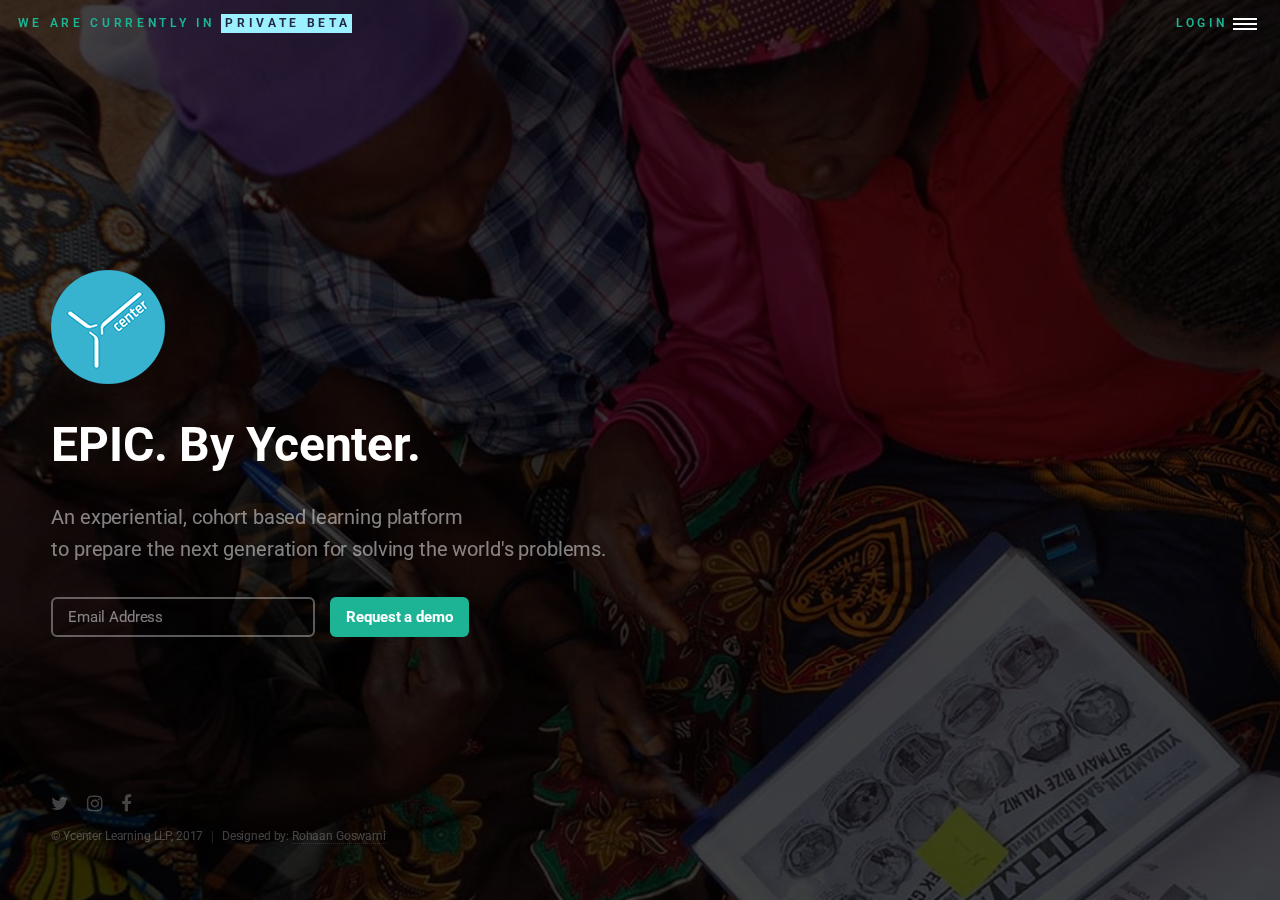
<file: index.html>
<!DOCTYPE HTML>
<html>
	<head>
		<title>EPIC by Ycenter</title>
		<meta charset="utf-8" />
		<meta name="viewport" content="width=device-width, initial-scale=1, user-scalable=no" />
		<!--[if lte IE 8]><script src="assets/js/ie/html5shiv.js"></script><![endif]-->
		<link rel="stylesheet" href="assets/css/main.css" />
		<!--[if lte IE 8]><link rel="stylesheet" href="assets/css/ie8.css" /><![endif]-->
		<!--[if lte IE 9]><link rel="stylesheet" href="assets/css/ie9.css" /><![endif]-->
		<link rel="shortcut icon" href="images/icons/favicon.png">
        <link rel="apple-touch-icon-precomposed" sizes="144x144" href="images/icons/apple-touch-icon-144-precomposed.png">
        <link rel="apple-touch-icon-precomposed" sizes="114x114" href="images/icons/apple-touch-icon-114-precomposed.png">
        <link rel="apple-touch-icon-precomposed" sizes="72x72" href="images/icons/apple-touch-icon-72-precomposed.png">
        <link rel="apple-touch-icon-precomposed" href="images/icons/apple-touch-icon-57-precomposed.png">
	</head>
	<body>

		<!-- Header -->
			<header id="headertop" class="alt">
						<a href="index.html" class="logo"><span>We are currently in </span><strong> Private Beta</strong></a>
						<nav>
							<a href="#menu">Login</a>
						</nav>
			</header>
			<header id="header">
				<img src="images/icons/apple-touch-icon-114-precomposed.png"><br><br>
				<h1>EPIC. By Ycenter.</h1>
				<p>An experiential, cohort based learning platform <br>
				to prepare the next generation for solving the world's problems.</p>
			</header>

		<!-- Signup Form -->
			<form id="signup-form" method="post" action="#">
				<input type="email" name="email" id="email" placeholder="Email Address" />
				<input type="submit" value="Request a demo" />
			</form>

		<!-- Footer -->
			<footer id="footer">
				<ul class="icons">
					<li><a href="#" class="icon fa-twitter"><span class="label">Twitter</span></a></li>
					<li><a href="#" class="icon fa-instagram"><span class="label">Instagram</span></a></li>
					<li><a href="#" class="icon fa-facebook"><span class="label">Facebook</span></a></li>
				</ul>
				<ul class="copyright">
					<li>&copy; Ycenter Learning LLP, 2017</li><li>Designed by: <a href="#">Rohaan Goswami</a></li>
				</ul>
			</footer>

		<!-- Scripts -->
			<!--[if lte IE 8]><script src="assets/js/ie/respond.min.js"></script><![endif]-->
			<script src="assets/js/main.js"></script>

	</body>
</html>
</file>
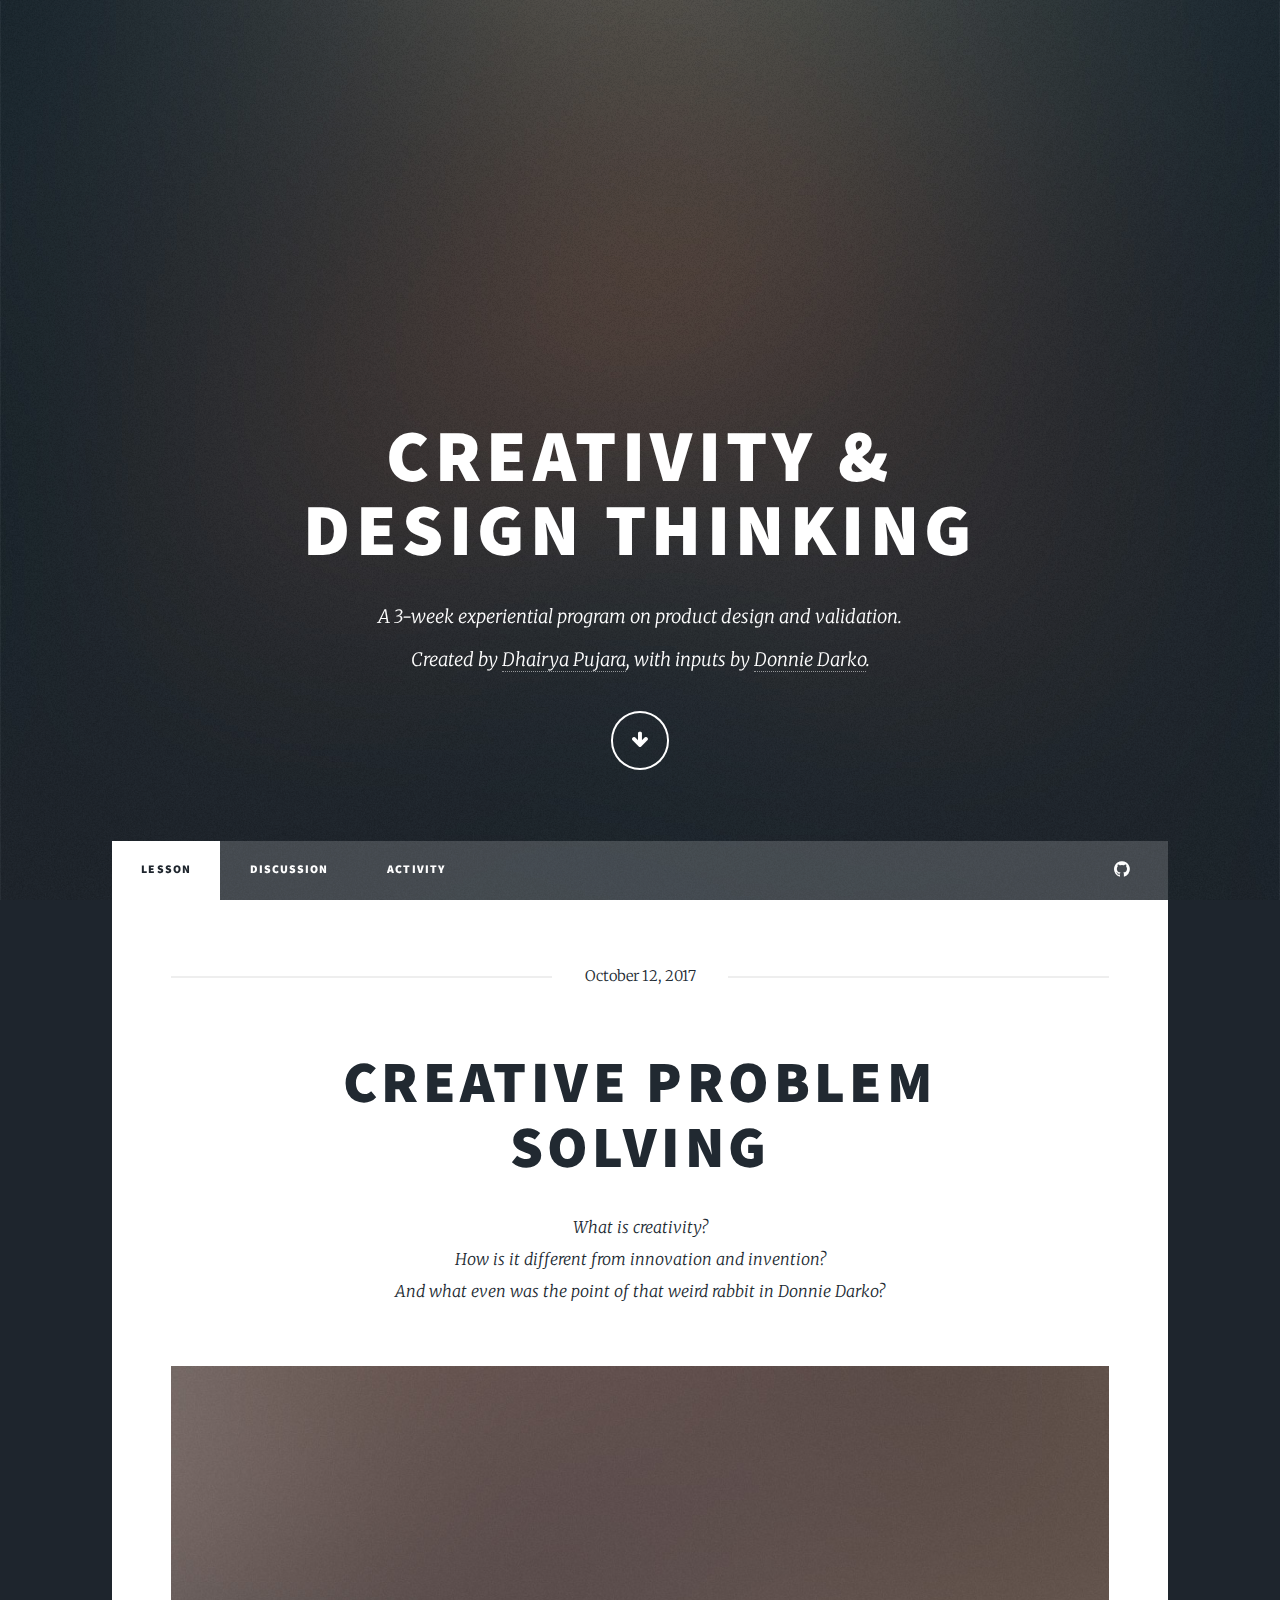
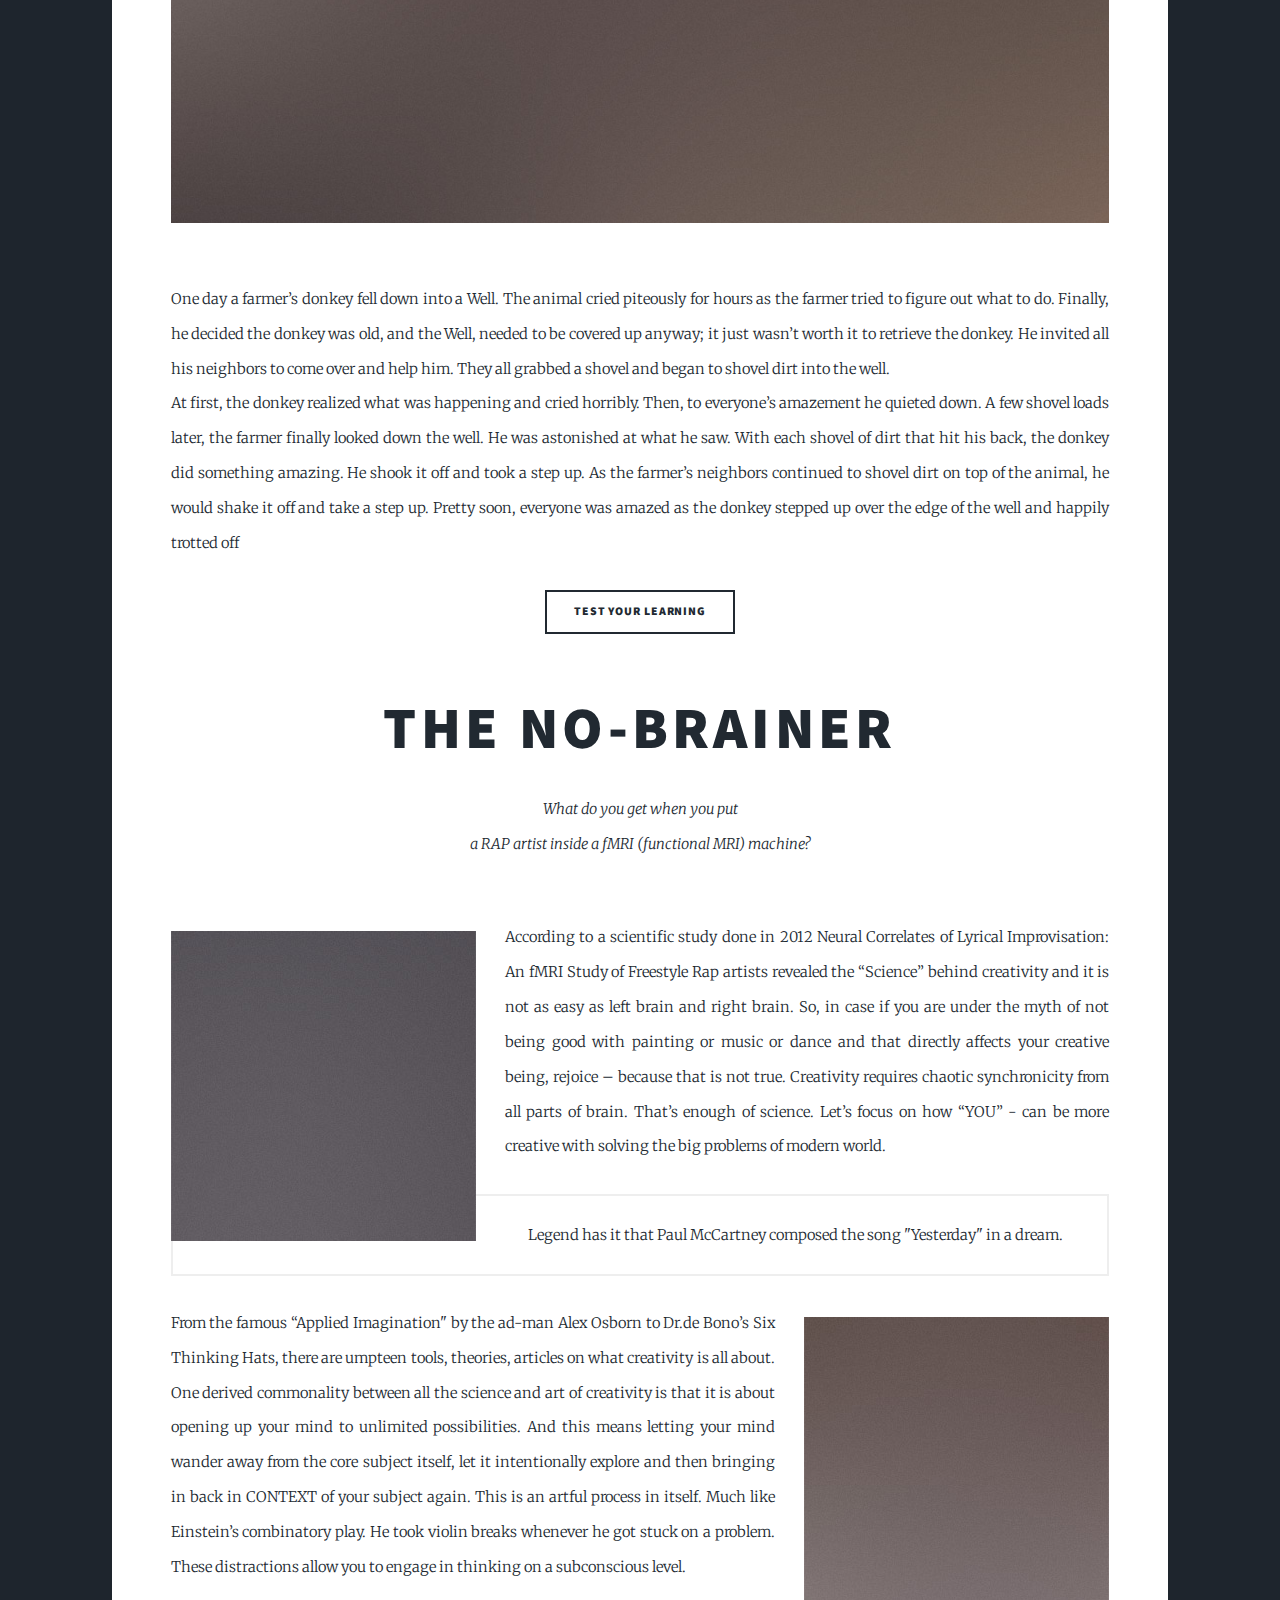
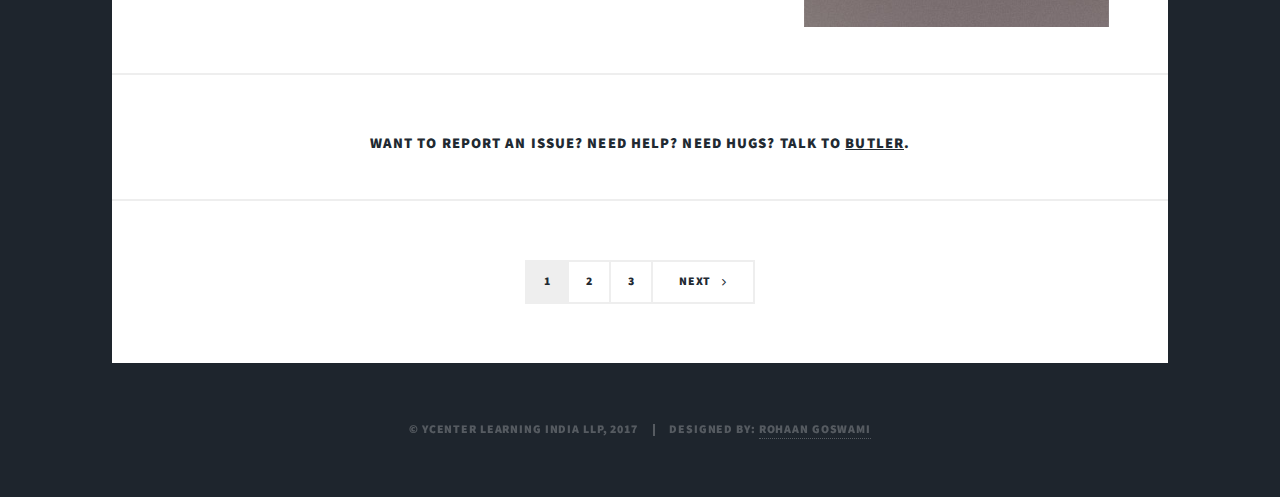
<file: course/index.html>
<!DOCTYPE HTML>
<html>
	<head>
		<title>EPIC by Ycenter | Creativity & Design Thinking</title>
		<meta charset="utf-8" />
		<meta name="viewport" content="width=device-width, initial-scale=1, user-scalable=no" />
		<link rel="stylesheet" href="assets/css/main.css" />
		<noscript><link rel="stylesheet" href="assets/css/noscript.css" /></noscript>
		<link rel="shortcut icon" href="images/icons/favicon.png">
        <link rel="apple-touch-icon-precomposed" sizes="144x144" href="images/icons/apple-touch-icon-144-precomposed.png">
        <link rel="apple-touch-icon-precomposed" sizes="114x114" href="images/icons/apple-touch-icon-114-precomposed.png">
        <link rel="apple-touch-icon-precomposed" sizes="72x72" href="images/icons/apple-touch-icon-72-precomposed.png">
        <link rel="apple-touch-icon-precomposed" href="images/icons/apple-touch-icon-57-precomposed.png">
	</head>
	<body class="is-loading">

		<!-- Wrapper -->
			<div id="wrapper" class="fade-in">

				<!-- Intro -->
					<div id="intro">
						<h1>Creativity &<br />
						Design Thinking</h1>
						<p>A 3-week experiential program on product design and validation. <br />Created by <a href="#">Dhairya Pujara</a>,
						with inputs by <a href="#">Donnie Darko</a>.</p>
						<ul class="actions">
							<li><a href="#header" class="button icon solo fa-arrow-down scrolly">Start</a></li>
						</ul>
					</div>

				<!-- Header -->
					<header id="header">
						<a href="index.html" class="logo">Week 1</a>
					</header>

				<!-- Nav -->
					<nav id="nav">
						<ul class="links">
							<li class="active"><a href="index.html">Lesson</a></li>
							<li><a href="#">Discussion</a></li>
							<li><a href="activity.html">Activity</a></li>
						</ul>
						<ul class="icons">
							<li><a href="#" class="icon fa-github"><span class="label">GitHub</span></a></li>
						</ul>
					</nav>

				<!-- Main -->
					<div id="main">

						<!-- Post -->
							<section class="post">
								<header class="major">
									<span class="date">October 12, 2017</span>
									<h1>Creative Problem<br />
									Solving</h1>
									<p>What is creativity?<br />
									How is it different from innovation and invention?<br />
									And what even was the point of that weird rabbit in Donnie Darko?</p>
								</header>
								<div class="image main"><img src="images/pic01.jpg" alt="" /></div>
								<p>One day a farmer’s donkey fell down into a Well. The animal cried piteously for hours as the farmer tried to figure out what to do. Finally, he decided the donkey was old, and the Well, needed to be covered up anyway; it just wasn’t worth it to retrieve the donkey. He invited all his neighbors to come over and help him. They all grabbed a shovel and began to shovel dirt into the well. <br /> 
								At first, the donkey realized what was happening and cried horribly. Then, to everyone’s amazement he quieted down. A few shovel loads later, the farmer finally looked down the well. He was astonished at what he saw. With each shovel of dirt that hit his back, the donkey did something amazing. He shook it off and took a step up. As the farmer’s neighbors continued to shovel dirt on top of the animal, he would shake it off and take a step up. Pretty soon, everyone was amazed as the donkey stepped up over the edge of the well and happily trotted off</p>
								<center><ul class="actions">
									<li><a href="#" class="button">Test Your Learning</a></li>
								</ul></center><br />
								
								<header class="major">
									<h2>The No-Brainer<br /></h2>
									<p>What do you get when you put <br />
									a RAP artist inside a fMRI (functional MRI) machine?</p>
								</header>
								<p><span class="image left"><a href="#openModal"><img src="images/pic08.jpg" alt="" /></a></span>According to a scientific study done in 2012 Neural Correlates of Lyrical Improvisation: An fMRI Study of Freestyle Rap artists revealed the “Science” behind creativity and it is not as easy as left brain and right brain. So, in case if you are under the myth of not being good with painting or music or dance and that directly affects your creative being, rejoice – because that is not true. Creativity requires chaotic synchronicity from all parts of brain. That’s enough of science. Let’s focus on how “YOU” - can be more creative with solving the big problems of modern world.</p>
								<div class="box">
								<center>
									Legend has it that Paul McCartney composed the song "Yesterday" in a dream.
								</center>
								</div>
								<p><span class="image right"><a href="#openModal"><img src="images/pic09.jpg" alt="" /></a></span>From the famous “Applied Imagination" by the ad-man Alex Osborn to Dr.de Bono’s Six Thinking Hats, there are umpteen tools, theories, articles on what creativity is all about. One derived commonality between all the science and art of creativity is that it is about opening up your mind to unlimited possibilities. And this means letting your mind wander away from the core subject itself, let it intentionally explore and then bringing in back in CONTEXT of your subject again. This is an artful process in itself.
								Much like Einstein’s combinatory play. He took violin breaks whenever he got stuck on a problem. These distractions allow you to engage in thinking on a subconscious level.</p>
								<div id="openModal" class="modalDialog">
									<div>
										<div class="videoContainer">
											<a href="#modalclose" title="Close" class="modalclose">X</a>
										    <iframe width="560" height="315" src="https://www.youtube.com/embed/4tdKl-gTpZg" frameborder="0" allowfullscreen></iframe>
										</div>
									</div>
								</div>
							</section>
							<center>
								<h4>Want to report an issue? Need help? Need hugs? Talk to <a href="#" style="text-decoration: underline;">BUTLER</a>.</h4>
							</center>

						<!-- Footer -->
							<footer>
								<div class="pagination">
									<!--<a href="#" class="previous">Prev</a>-->
									<a href="#" class="page active">1</a>
									<a href="#" class="page">2</a>
									<a href="#" class="page">3</a>
									<a href="#" class="next">Next</a>
								</div>
							</footer>

					</div>


				<!-- Copyright -->
					<div id="copyright">
						<ul><li>&copy; Ycenter Learning India LLP, 2017</li><li>Designed by: <a href="http://rohaan.me">Rohaan Goswami</a></li></ul>
					</div>

			</div>

		<!-- Scripts -->
			<script src="assets/js/jquery.min.js"></script>
			<script src="assets/js/jquery.scrollex.min.js"></script>
			<script src="assets/js/jquery.scrolly.min.js"></script>
			<script src="assets/js/skel.min.js"></script>
			<script src="assets/js/util.js"></script>
			<script src="assets/js/main.js"></script>

	</body>
</html>
</file>
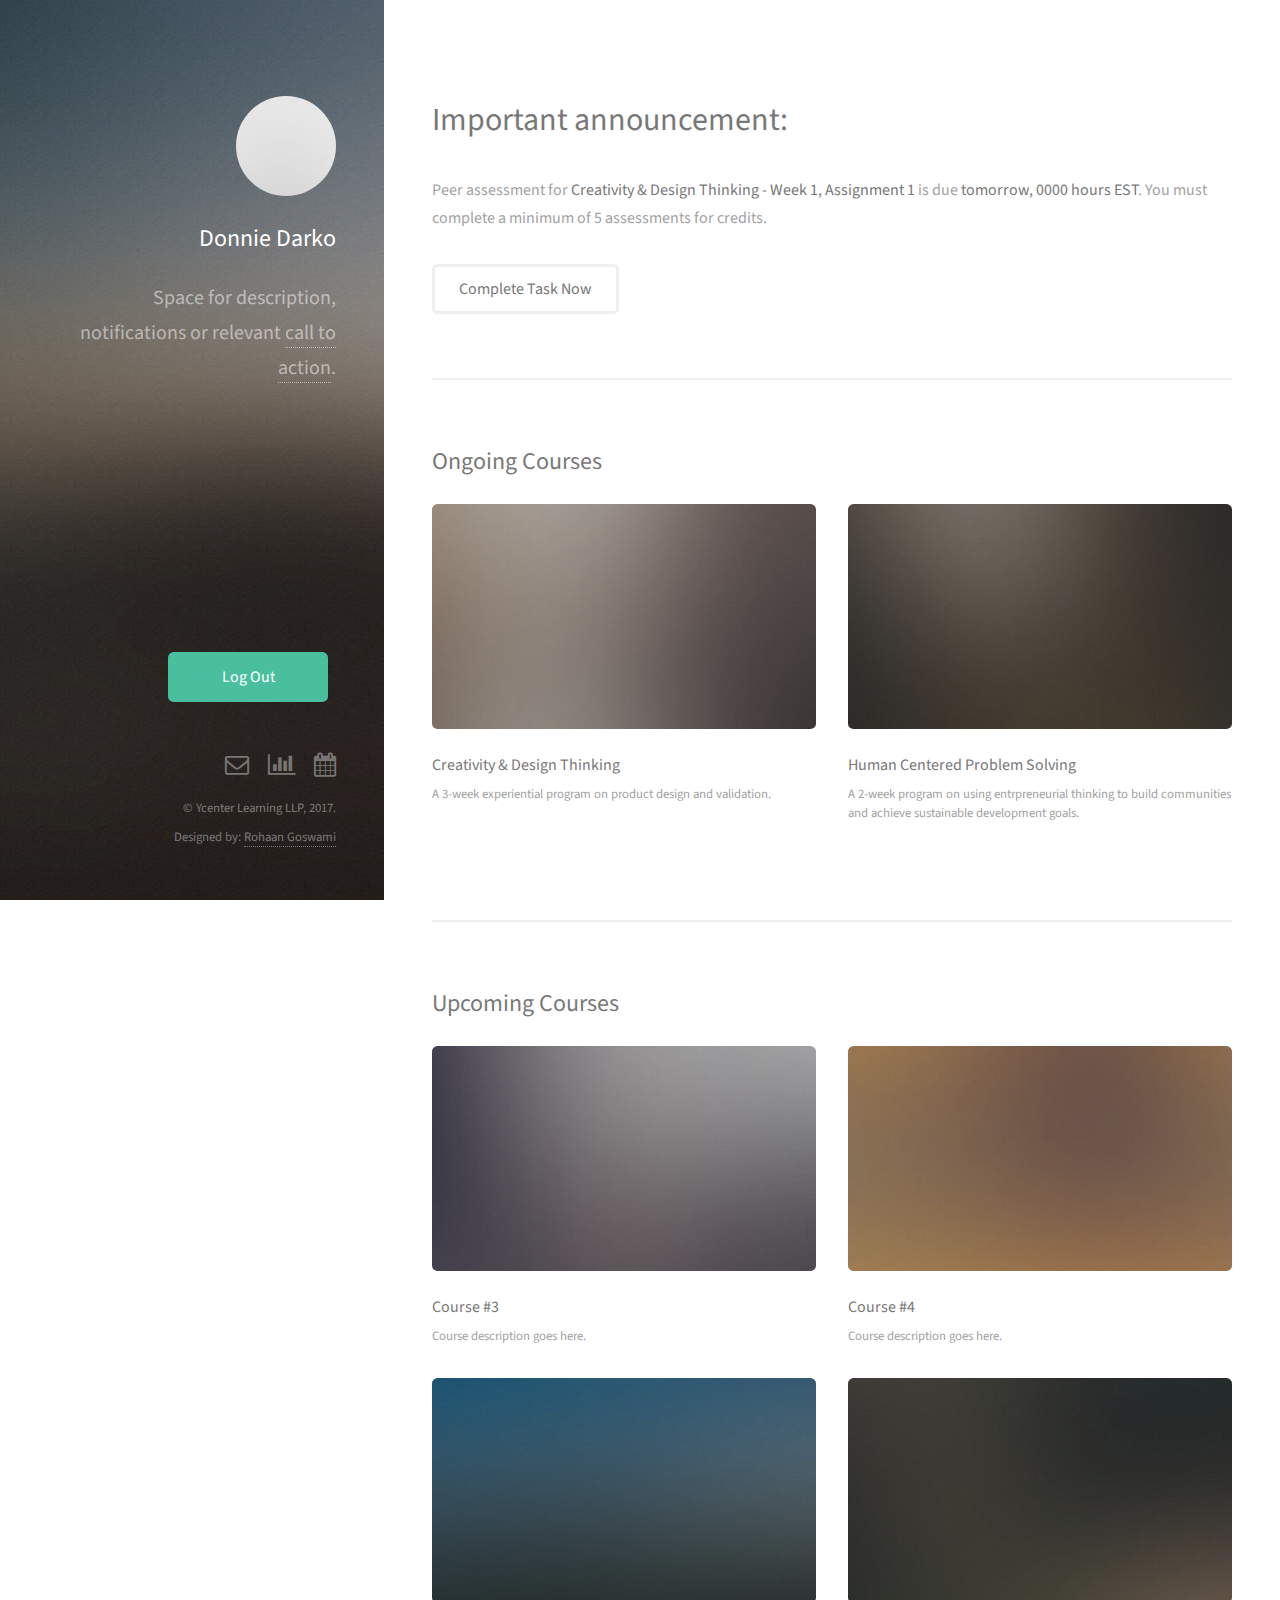
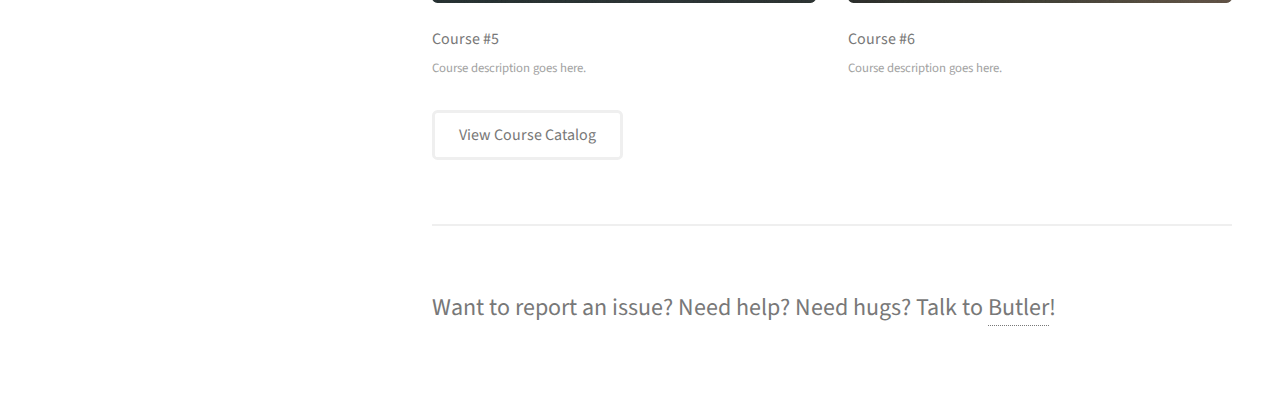
<file: dashboard/index.html>
<!DOCTYPE HTML>
<html>
	<head>
		<title>EPIC by Ycenter</title>
		<meta charset="utf-8" />
		<meta name="viewport" content="width=device-width, initial-scale=1" />
		<!--[if lte IE 8]><script src="assets/js/ie/html5shiv.js"></script><![endif]-->
		<link rel="stylesheet" href="assets/css/main.css" />
		<!--[if lte IE 8]><link rel="stylesheet" href="assets/css/ie8.css" /><![endif]-->
		<link rel="shortcut icon" href="../images/icons/favicon.png">
        <link rel="apple-touch-icon-precomposed" sizes="144x144" href="../images/icons/apple-touch-icon-144-precomposed.png">
        <link rel="apple-touch-icon-precomposed" sizes="114x114" href="../images/icons/apple-touch-icon-114-precomposed.png">
        <link rel="apple-touch-icon-precomposed" sizes="72x72" href="../images/icons/apple-touch-icon-72-precomposed.png">
        <link rel="apple-touch-icon-precomposed" href="../images/icons/apple-touch-icon-57-precomposed.png">
	</head>
	<body id="top">

		<!-- Header -->
			<header id="header">
				<div class="inner">
					<a href="#" class="image avatar"><img src="images/avatar.jpg" alt="" /></a>
					<h2><strong>Donnie Darko</strong><br /></h2>
					<h1>Space for description, notifications<br />
					or relevant <a href="#">call to action</a>.</h1>
				</div>
				<ul class="actions small">
					<li><a href="#" class="button special">Log Out</a></li>
				</ul>
			</header>

		<!-- Main -->
			<div id="main">

				<!-- One -->
					<section id="one">
						<header class="major">
							<h2>Important announcement:</h2>
						</header>
						<p>Peer assessment for <strong>Creativity & Design Thinking - Week 1, Assignment 1</strong> is due <strong>tomorrow, 0000 hours EST</strong>. You must complete a minimum of 5 assessments for credits.</p>
						<ul class="actions">
							<li><a href="#" class="button">Complete Task Now</a></li>
						</ul>
					</section>

				<!-- Two -->
					<section id="two">
						<h2>Ongoing Courses</h2>
						<div class="row">
							<article class="6u 12u$(xsmall) work-item">
								<a href="images/fulls/01.jpg" class="image fit thumb"><img src="images/thumbs/01.jpg" alt="" /></a>
								<h3>Creativity & Design Thinking</h3>
								<p>A 3-week experiential program on product design and validation.</p>
							</article>
							<article class="6u$ 12u$(xsmall) work-item">
								<a href="images/fulls/02.jpg" class="image fit thumb"><img src="images/thumbs/02.jpg" alt="" /></a>
								<h3>Human Centered Problem Solving</h3>
								<p>A 2-week program on using entrpreneurial thinking to build communities and achieve sustainable development goals.</p>
							</article>
							</div>
					</section>
					<section id="two">
						<h2>Upcoming Courses</h2>
						<div class="row">
							<article class="6u 12u$(xsmall) work-item">
								<a href="images/fulls/03.jpg" class="image fit thumb"><img src="images/thumbs/03.jpg" alt="" /></a>
								<h3>Course #3</h3>
								<p>Course description goes here.</p>
							</article>
							<article class="6u$ 12u$(xsmall) work-item">
								<a href="images/fulls/04.jpg" class="image fit thumb"><img src="images/thumbs/04.jpg" alt="" /></a>
								<h3>Course #4</h3>
								<p>Course description goes here.</p>
							</article>
							<article class="6u 12u$(xsmall) work-item">
								<a href="images/fulls/05.jpg" class="image fit thumb"><img src="images/thumbs/05.jpg" alt="" /></a>
								<h3>Course #5</h3>
								<p>Course description goes here.</p>
							</article>
							<article class="6u$ 12u$(xsmall) work-item">
								<a href="images/fulls/06.jpg" class="image fit thumb"><img src="images/thumbs/06.jpg" alt="" /></a>
								<h3>Course #6</h3>
								<p>Course description goes here.</p>
							</article>
						</div>
						<ul class="actions">
							<li><a href="#" class="button">View Course Catalog</a></li>
						</ul>
					</section>

				<!-- Three -->
					<section id="three">
						<h2>Want to report an issue? Need help? Need hugs? Talk to <a href="#">Butler</a>!</h2>
						
					</section>
				

			</div>

		<!-- Footer -->
			<footer id="footer">
				<div class="inner">
					<ul class="icons">
						<li><a href="#" class="icon fa-envelope-o"><span class="label">Messages</span></a></li>
						<li><a href="#" class="icon fa-bar-chart"><span class="label">Statistics</span></a></li>
						<li><a href="#" class="icon fa-calendar"><span class="label">Calendar</span></a></li>
					</ul>
					<ul class="copyright">
						<li>&copy; Ycenter Learning LLP, 2017.</li><li>Designed by: <a href="#">Rohaan Goswami</a></li>
					</ul>
				</div>
			</footer>

		<!-- Scripts -->
			<script src="assets/js/jquery.min.js"></script>
			<script src="assets/js/jquery.poptrox.min.js"></script>
			<script src="assets/js/skel.min.js"></script>
			<script src="assets/js/util.js"></script>
			<!--[if lte IE 8]><script src="assets/js/ie/respond.min.js"></script><![endif]-->
			<script src="assets/js/main.js"></script>

	</body>
</html>
</file>
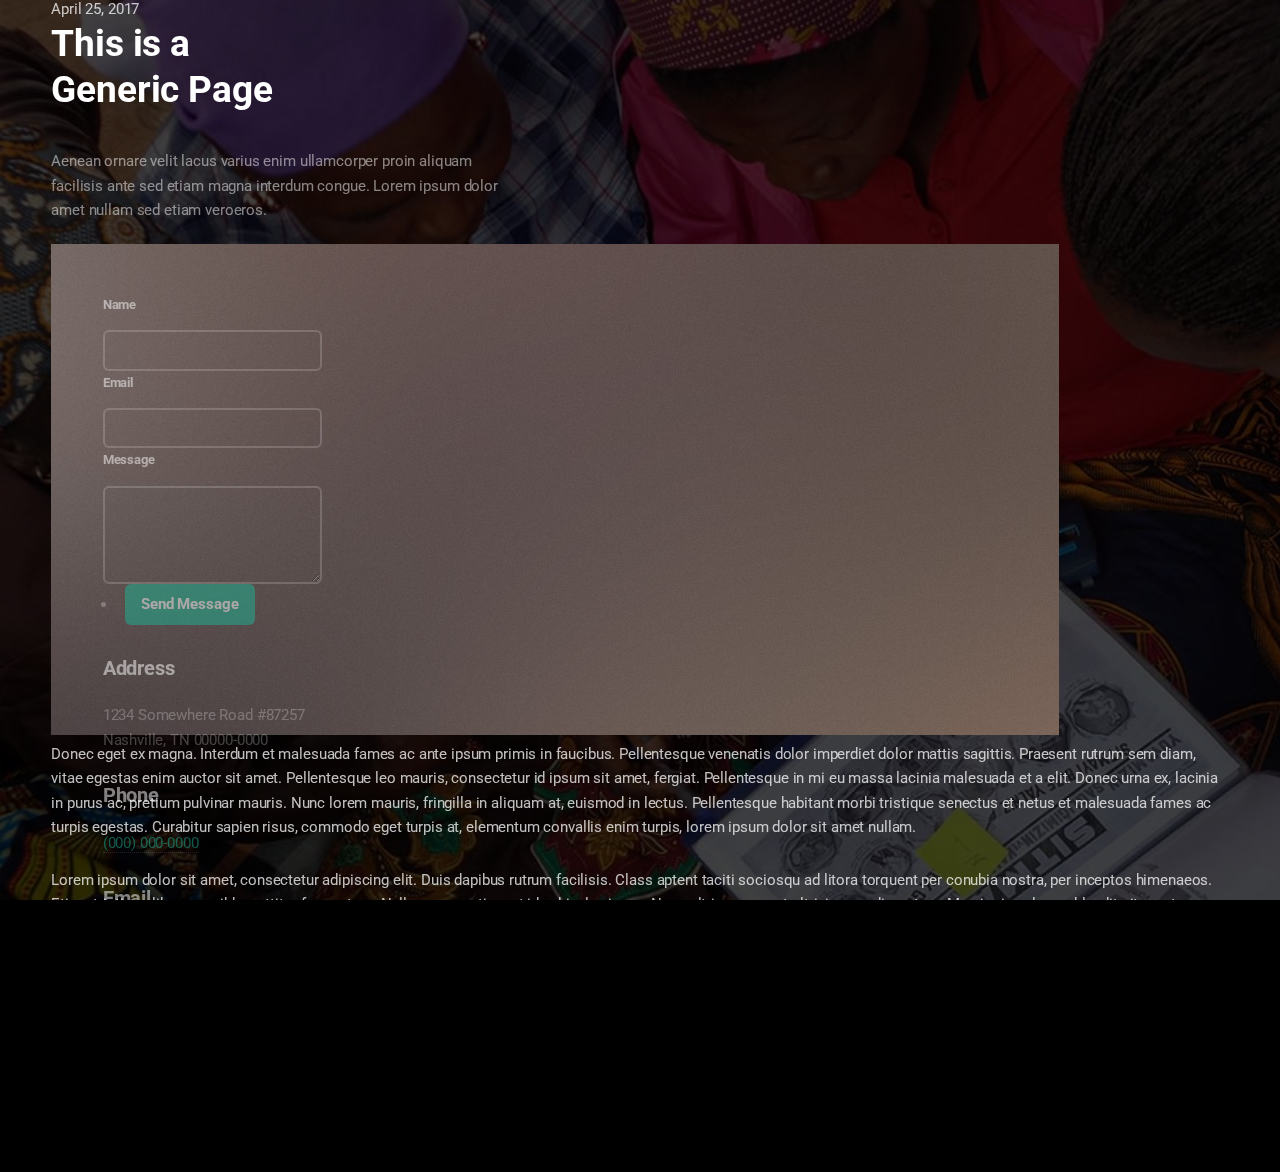
<file: discussion.html>
<!DOCTYPE HTML>
<!--
	Massively by HTML5 UP
	html5up.net | @ajlkn
	Free for personal and commercial use under the CCA 3.0 license (html5up.net/license)
-->
<html>
	<head>
		<title>Generic Page - Massively by HTML5 UP</title>
		<meta charset="utf-8" />
		<meta name="viewport" content="width=device-width, initial-scale=1, user-scalable=no" />
		<link rel="stylesheet" href="assets/css/main.css" />
		<noscript><link rel="stylesheet" href="assets/css/noscript.css" /></noscript>
	</head>
	<body class="is-loading">

		<!-- Wrapper -->
			<div id="wrapper">

				<!-- Header -->
					<header id="header">
						<a href="index.html" class="logo">Massively</a>
					</header>

				<!-- Nav -->
					<nav id="nav">
						<ul class="links">
							<li><a href="index.html">This is Massively</a></li>
							<li class="active"><a href="generic.html">Generic Page</a></li>
							<li><a href="elements.html">Elements Reference</a></li>
						</ul>
						<ul class="icons">
							<li><a href="#" class="icon fa-twitter"><span class="label">Twitter</span></a></li>
							<li><a href="#" class="icon fa-facebook"><span class="label">Facebook</span></a></li>
							<li><a href="#" class="icon fa-instagram"><span class="label">Instagram</span></a></li>
							<li><a href="#" class="icon fa-github"><span class="label">GitHub</span></a></li>
						</ul>
					</nav>

				<!-- Main -->
					<div id="main">

						<!-- Post -->
							<section class="post">
								<header class="major">
									<span class="date">April 25, 2017</span>
									<h1>This is a<br />
									Generic Page</h1>
									<p>Aenean ornare velit lacus varius enim ullamcorper proin aliquam<br />
									facilisis ante sed etiam magna interdum congue. Lorem ipsum dolor<br />
									amet nullam sed etiam veroeros.</p>
								</header>
								<div class="image main"><img src="images/pic01.jpg" alt="" /></div>
								<p>Donec eget ex magna. Interdum et malesuada fames ac ante ipsum primis in faucibus. Pellentesque venenatis dolor imperdiet dolor mattis sagittis. Praesent rutrum sem diam, vitae egestas enim auctor sit amet. Pellentesque leo mauris, consectetur id ipsum sit amet, fergiat. Pellentesque in mi eu massa lacinia malesuada et a elit. Donec urna ex, lacinia in purus ac, pretium pulvinar mauris. Nunc lorem mauris, fringilla in aliquam at, euismod in lectus. Pellentesque habitant morbi tristique senectus et netus et malesuada fames ac turpis egestas. Curabitur sapien risus, commodo eget turpis at, elementum convallis enim turpis, lorem ipsum dolor sit amet nullam.</p>
								<p>Lorem ipsum dolor sit amet, consectetur adipiscing elit. Duis dapibus rutrum facilisis. Class aptent taciti sociosqu ad litora torquent per conubia nostra, per inceptos himenaeos. Etiam tristique libero eu nibh porttitor fermentum. Nullam venenatis erat id vehicula viverra. Nunc ultrices eros ut ultricies condimentum. Mauris risus lacus, blandit sit amet venenatis non, bibendum vitae dolor. Nunc lorem mauris, fringilla in aliquam at, euismod in lectus. Pellentesque habitant morbi tristique senectus et netus et malesuada fames ac turpis egestas. In non lorem sit amet elit placerat maximus. Pellentesque aliquam maximus risus. Donec eget ex magna. Interdum et malesuada fames ac ante ipsum primis in faucibus. Pellentesque venenatis dolor imperdiet dolor mattis sagittis. Praesent rutrum sem diam, vitae egestas enim auctor sit amet. Pellentesque leo mauris, consectetur id ipsum.</p>
							</section>

					</div>

				<!-- Footer -->
					<footer id="footer">
						<section>
							<form method="post" action="#">
								<div class="field">
									<label for="name">Name</label>
									<input type="text" name="name" id="name" />
								</div>
								<div class="field">
									<label for="email">Email</label>
									<input type="text" name="email" id="email" />
								</div>
								<div class="field">
									<label for="message">Message</label>
									<textarea name="message" id="message" rows="3"></textarea>
								</div>
								<ul class="actions">
									<li><input type="submit" value="Send Message" /></li>
								</ul>
							</form>
						</section>
						<section class="split contact">
							<section class="alt">
								<h3>Address</h3>
								<p>1234 Somewhere Road #87257<br />
								Nashville, TN 00000-0000</p>
							</section>
							<section>
								<h3>Phone</h3>
								<p><a href="#">(000) 000-0000</a></p>
							</section>
							<section>
								<h3>Email</h3>
								<p><a href="#">info@untitled.tld</a></p>
							</section>
							<section>
								<h3>Social</h3>
								<ul class="icons alt">
									<li><a href="#" class="icon alt fa-twitter"><span class="label">Twitter</span></a></li>
									<li><a href="#" class="icon alt fa-facebook"><span class="label">Facebook</span></a></li>
									<li><a href="#" class="icon alt fa-instagram"><span class="label">Instagram</span></a></li>
									<li><a href="#" class="icon alt fa-github"><span class="label">GitHub</span></a></li>
								</ul>
							</section>
						</section>
					</footer>

				<!-- Copyright -->
					<div id="copyright">
						<ul><li>&copy; Untitled</li><li>Design: <a href="https://html5up.net">HTML5 UP</a></li></ul>
					</div>

			</div>

		<!-- Scripts -->
			<script src="assets/js/jquery.min.js"></script>
			<script src="assets/js/jquery.scrollex.min.js"></script>
			<script src="assets/js/jquery.scrolly.min.js"></script>
			<script src="assets/js/skel.min.js"></script>
			<script src="assets/js/util.js"></script>
			<script src="assets/js/main.js"></script>

	</body>
</html>
</file>
<file: assets/css/ie8.css>
/*
	Eventually by HTML5 UP
	html5up.net | @ajlkn
	Free for personal and commercial use under the CCA 3.0 license (html5up.net/license)
*/

/* BG */

	#bg {
		-ms-filter: "progid:DXImageTransform.Microsoft.Alpha(Opacity=25)";
	}

/* Type */

	body, input, select, textarea {
		color: #fff;
	}

/* Form */

	input[type="text"],
	input[type="password"],
	input[type="email"],
	select,
	textarea {
		border: solid 2px #fff;
	}
</file>
<file: assets/css/ie9.css>
/*
	Eventually by HTML5 UP
	html5up.net | @ajlkn
	Free for personal and commercial use under the CCA 3.0 license (html5up.net/license)
*/

/* Signup Form */

	#signup-form > * {
		display: inline-block;
		vertical-align: top;
	}
</file>
<file: assets/css/main.css>
@import url(font-awesome.min.css);
@import url("https://fonts.googleapis.com/css?family=Roboto:400,700");


/* Reset */

	html, body, div, span, applet, object, iframe, h1, h2, h3, h4, h5, h6, p, blockquote, pre, a, abbr, acronym, address, big, cite, code, del, dfn, em, img, ins, kbd, q, s, samp, small, strike, strong, sub, sup, tt, var, b, u, i, center, dl, dt, dd, ol, ul, li, fieldset, form, label, legend, table, caption, tbody, tfoot, thead, tr, th, td, article, aside, canvas, details, embed, figure, figcaption, footer, header, hgroup, menu, nav, output, ruby, section, summary, time, mark, audio, video {
		margin: 0;
		padding: 0;
		border: 0;
		font-size: 100%;
		font: inherit;
		vertical-align: baseline;
	}

	article, aside, details, figcaption, figure, footer, header, hgroup, menu, nav, section {
		display: block;
	}

	body {
		line-height: 1;
	}

	ol, ul {
		list-style: none;
	}

	blockquote, q {
		quotes: none;
	}

	blockquote:before, blockquote:after, q:before, q:after {
		content: '';
		content: none;
	}

	table {
		border-collapse: collapse;
		border-spacing: 0;
	}

	body {
		-webkit-text-size-adjust: none;
	}

/* Box Model */

	*, *:before, *:after {
		-moz-box-sizing: border-box;
		-webkit-box-sizing: border-box;
		box-sizing: border-box;
	}

/* Basic */

	@-ms-viewport {
		width: device-width;
	}

	body {
		-ms-overflow-style: scrollbar;
	}

	@media screen and (max-width: 480px) {

		html, body {
			min-width: 320px;
		}

	}

	html, body {
		height: 100%;
		overflow-x: hidden;
		width: 100%;
	}

		@media screen and (max-height: 640px) {

			html, body {
				height: auto;
				min-height: 100%;
			}

		}

	body {
		display: -moz-flex;
		display: -webkit-flex;
		display: -ms-flex;
		display: flex;
		-moz-flex-direction: column;
		-webkit-flex-direction: column;
		-ms-flex-direction: column;
		flex-direction: column;
		-moz-justify-content: center;
		-webkit-justify-content: center;
		-ms-justify-content: center;
		justify-content: center;
		background-color: #000;
		padding: 6em 4em 4em 4em;
	}

		body > * {
			position: relative;
			z-index: 2;
		}

		body.is-loading *, body.is-loading *:before, body.is-loading *:after {
			-moz-animation: none !important;
			-webkit-animation: none !important;
			-ms-animation: none !important;
			animation: none !important;
			-moz-transition: none !important;
			-webkit-transition: none !important;
			-ms-transition: none !important;
			transition: none !important;
		}

		@media screen and (max-width: 1680px) {

			body {
				padding: 6em 3.5em 3.5em 3.5em;
			}

		}

		@media screen and (max-width: 736px) {

			body {
				padding: 5em 2em 2em 2em;
			}

		}

		@media screen and (max-width: 360px) {

			body {
				padding: 5em 1.25em 1.25em 1.25em;
			}

		}

/* BG */

	#bg {
		-moz-transition: opacity 2s ease-in-out;
		-webkit-transition: opacity 2s ease-in-out;
		-ms-transition: opacity 2s ease-in-out;
		transition: opacity 2s ease-in-out;
		height: 100%;
		left: 0;
		opacity: 0.25;
		position: fixed;
		top: 0;
		width: 100%;
		z-index: 1;
	}

		#bg div {
			-moz-transition: opacity 3s ease, visibility 3s;
			-webkit-transition: opacity 3s ease, visibility 3s;
			-ms-transition: opacity 3s ease, visibility 3s;
			transition: opacity 3s ease, visibility 3s;
			background-size: cover;
			height: 100%;
			left: 0;
			opacity: 0;
			position: absolute;
			top: 0;
			visibility: hidden;
			width: 150%;
		}

			#bg div.visible {
				-moz-animation: bg 45s linear infinite;
				-webkit-animation: bg 45s linear infinite;
				-ms-animation: bg 45s linear infinite;
				animation: bg 45s linear infinite;
				opacity: 1;
				visibility: visible;
				z-index: 1;
			}

				#bg div.visible.top {
					z-index: 2;
				}

				@media screen and (max-width: 1280px) {

					#bg div.visible {
						-moz-animation: bg 29.25s linear infinite;
						-webkit-animation: bg 29.25s linear infinite;
						-ms-animation: bg 29.25s linear infinite;
						animation: bg 29.25s linear infinite;
					}

				}

				@media screen and (max-width: 736px) {

					#bg div.visible {
						-moz-animation: bg 18s linear infinite;
						-webkit-animation: bg 18s linear infinite;
						-ms-animation: bg 18s linear infinite;
						animation: bg 18s linear infinite;
					}

				}

			#bg div:only-child {
				-moz-animation-direction: alternate !important;
				-webkit-animation-direction: alternate !important;
				-ms-animation-direction: alternate !important;
				animation-direction: alternate !important;
			}

		body.is-loading #bg {
			opacity: 0;
		}

	@-moz-keyframes bg {
		0% {
			-moz-transform: translateX(0);
			-webkit-transform: translateX(0);
			-ms-transform: translateX(0);
			transform: translateX(0);
		}

		100% {
			-moz-transform: translateX(-25%);
			-webkit-transform: translateX(-25%);
			-ms-transform: translateX(-25%);
			transform: translateX(-25%);
		}
	}

	@-webkit-keyframes bg {
		0% {
			-moz-transform: translateX(0);
			-webkit-transform: translateX(0);
			-ms-transform: translateX(0);
			transform: translateX(0);
		}

		100% {
			-moz-transform: translateX(-25%);
			-webkit-transform: translateX(-25%);
			-ms-transform: translateX(-25%);
			transform: translateX(-25%);
		}
	}

	@-ms-keyframes bg {
		0% {
			-moz-transform: translateX(0);
			-webkit-transform: translateX(0);
			-ms-transform: translateX(0);
			transform: translateX(0);
		}

		100% {
			-moz-transform: translateX(-25%);
			-webkit-transform: translateX(-25%);
			-ms-transform: translateX(-25%);
			transform: translateX(-25%);
		}
	}

	@keyframes bg {
		0% {
			-moz-transform: translateX(0);
			-webkit-transform: translateX(0);
			-ms-transform: translateX(0);
			transform: translateX(0);
		}

		100% {
			-moz-transform: translateX(-25%);
			-webkit-transform: translateX(-25%);
			-ms-transform: translateX(-25%);
			transform: translateX(-25%);
		}
	}

/* Type */

	body, input, select, textarea {
		color: rgba(255, 255, 255, 0.75);
		font-family: "Roboto", sans-serif;
		font-size: 16pt;
		font-weight: 400;
		letter-spacing: -0.01em;
		line-height: 1.65em;
	}

		@media screen and (max-width: 1680px) {

			body, input, select, textarea {
				font-size: 12pt;
			}

		}

		@media screen and (max-width: 1280px) {

			body, input, select, textarea {
				font-size: 11pt;
			}

		}

		@media screen and (max-width: 980px) {

			body, input, select, textarea {
				font-size: 12pt;
			}

		}

		@media screen and (max-width: 736px) {

			body, input, select, textarea {
				font-size: 12pt;
			}

		}

		@media screen and (max-width: 480px) {

			body, input, select, textarea {
				font-size: 12pt;
			}

		}

	a {
		-moz-transition: border-bottom-color 0.2s ease, color 0.2s ease;
		-webkit-transition: border-bottom-color 0.2s ease, color 0.2s ease;
		-ms-transition: border-bottom-color 0.2s ease, color 0.2s ease;
		transition: border-bottom-color 0.2s ease, color 0.2s ease;
		border-bottom: dotted 1px rgba(255, 255, 255, 0.25);
		color: #1cb495;
		text-decoration: none;
	}

		a:hover {
			border-bottom-color: transparent;
			color: #1cb495 !important;
			text-decoration: none;
		}

	strong, b {
		color: #fff;
		font-weight: 700;
	}

	em, i {
		font-style: italic;
	}

	p {
		margin: 0 0 2em 0;
	}

	h1, h2, h3, h4, h5, h6 {
		color: #fff;
		font-weight: 700;
		line-height: 1em;
		margin: 0 0 1em 0;
	}

		h1 a, h2 a, h3 a, h4 a, h5 a, h6 a {
			color: inherit;
			text-decoration: none;
		}

	h1 {
		font-size: 2.5em;
		line-height: 1.25em;
	}

	h2 {
		font-size: 1.75em;
		line-height: 1.5em;
	}

	h3 {
		font-size: 1.35em;
		line-height: 1.5em;
	}

	h4 {
		font-size: 1.1em;
		line-height: 1.5em;
	}

	h5 {
		font-size: 0.9em;
		line-height: 1.5em;
	}

	h6 {
		font-size: 0.7em;
		line-height: 1.5em;
	}

	sub {
		font-size: 0.8em;
		position: relative;
		top: 0.5em;
	}

	sup {
		font-size: 0.8em;
		position: relative;
		top: -0.5em;
	}

	blockquote {
		border-left: solid 8px rgba(255, 255, 255, 0.35);
		font-style: italic;
		margin: 0 0 2em 0;
		padding: 0.5em 0 0.5em 2em;
	}

	code {
		background: rgba(255, 255, 255, 0.125);
		border-radius: 6px;
		border: solid 2px rgba(255, 255, 255, 0.35);
		font-family: "Courier New", monospace;
		font-size: 0.9em;
		margin: 0 0.25em;
		padding: 0.25em 0.65em;
	}

	pre {
		-webkit-overflow-scrolling: touch;
		font-family: "Courier New", monospace;
		font-size: 0.9em;
		margin: 0 0 2em 0;
	}

		pre code {
			display: block;
			line-height: 1.75em;
			padding: 1em 1.5em;
			overflow-x: auto;
		}

	hr {
		border: 0;
		border-bottom: solid 2px rgba(255, 255, 255, 0.35);
		margin: 2em 0;
	}

		hr.major {
			margin: 3em 0;
		}

/* Section/Article */

	section.special, article.special {
		text-align: center;
	}

	header p {
		color: rgba(255, 255, 255, 0.5);
		position: relative;
		margin: 0 0 1.5em 0;
	}

	header h2 + p {
		font-size: 1.25em;
		margin-top: -1em;
		line-height: 1.5em;
	}

	header h3 + p {
		font-size: 1.1em;
		margin-top: -0.8em;
		line-height: 1.5em;
	}

	header h4 + p,
	header h5 + p,
	header h6 + p {
		font-size: 0.9em;
		margin-top: -0.6em;
		line-height: 1.5em;
	}

	@media screen and (max-width: 980px) {

		header br {
			display: none;
		}

	}

	@media screen and (max-width: 736px) {

		header br {
			display: inline;
		}

	}

	@media screen and (max-width: 480px) {

		header br {
			display: none;
		}

	}

/* Icon */

	.icon {
		text-decoration: none;
		border-bottom: none;
		position: relative;
	}

		.icon:before {
			-moz-osx-font-smoothing: grayscale;
			-webkit-font-smoothing: antialiased;
			font-family: FontAwesome;
			font-style: normal;
			font-weight: normal;
			text-transform: none !important;
		}

		.icon > .label {
			display: none;
		}

/* List */

	ol {
		list-style: decimal;
		margin: 0 0 2em 0;
		padding-left: 1.25em;
	}

		ol li {
			padding-left: 0.25em;
		}

	ul {
		list-style: disc;
		margin: 0 0 2em 0;
		padding-left: 1em;
	}

		ul li {
			padding-left: 0.5em;
		}

		ul.icons {
			cursor: default;
			list-style: none;
			padding-left: 0;
		}

			ul.icons li {
				display: inline-block;
				padding: 0 1em 0 0;
			}

				ul.icons li:last-child {
					padding-right: 0;
				}

				ul.icons li .icon:before {
					font-size: 1.25em;
				}

				ul.icons li a {
					color: inherit;
				}

/* Form */

	form {
		margin: 0 0 2em 0;
	}

		form .message {
			text-decoration: none;
			-moz-transition: opacity 0.2s ease-in-out, -moz-transform 0.2s ease-in-out;
			-webkit-transition: opacity 0.2s ease-in-out, -webkit-transform 0.2s ease-in-out;
			-ms-transition: opacity 0.2s ease-in-out, -ms-transform 0.2s ease-in-out;
			transition: opacity 0.2s ease-in-out, transform 0.2s ease-in-out;
			-moz-transform: scale(1.05);
			-webkit-transform: scale(1.05);
			-ms-transform: scale(1.05);
			transform: scale(1.05);
			height: 2.75em;
			line-height: 2.75em;
			opacity: 0;
		}

			form .message:before {
				-moz-osx-font-smoothing: grayscale;
				-webkit-font-smoothing: antialiased;
				font-family: FontAwesome;
				font-style: normal;
				font-weight: normal;
				text-transform: none !important;
			}

			form .message:before {
				margin-right: 0.5em;
			}

			form .message.visible {
				-moz-transform: scale(1);
				-webkit-transform: scale(1);
				-ms-transform: scale(1);
				transform: scale(1);
				opacity: 1;
			}

			form .message.success {
				color: #1cb495;
			}

				form .message.success:before {
					content: '\f00c';
				}

			form .message.failure {
				color: #ff2361;
			}

				form .message.failure:before {
					content: '\f119';
				}

	label {
		color: #fff;
		display: block;
		font-size: 0.9em;
		font-weight: 700;
		margin: 0 0 1em 0;
	}

	@-moz-keyframes focus {
		0% {
			-moz-transform: scale(1);
			-webkit-transform: scale(1);
			-ms-transform: scale(1);
			transform: scale(1);
		}

		50% {
			-moz-transform: scale(1.025);
			-webkit-transform: scale(1.025);
			-ms-transform: scale(1.025);
			transform: scale(1.025);
		}

		100% {
			-moz-transform: scale(1);
			-webkit-transform: scale(1);
			-ms-transform: scale(1);
			transform: scale(1);
		}
	}

	@-webkit-keyframes focus {
		0% {
			-moz-transform: scale(1);
			-webkit-transform: scale(1);
			-ms-transform: scale(1);
			transform: scale(1);
		}

		50% {
			-moz-transform: scale(1.025);
			-webkit-transform: scale(1.025);
			-ms-transform: scale(1.025);
			transform: scale(1.025);
		}

		100% {
			-moz-transform: scale(1);
			-webkit-transform: scale(1);
			-ms-transform: scale(1);
			transform: scale(1);
		}
	}

	@-ms-keyframes focus {
		0% {
			-moz-transform: scale(1);
			-webkit-transform: scale(1);
			-ms-transform: scale(1);
			transform: scale(1);
		}

		50% {
			-moz-transform: scale(1.025);
			-webkit-transform: scale(1.025);
			-ms-transform: scale(1.025);
			transform: scale(1.025);
		}

		100% {
			-moz-transform: scale(1);
			-webkit-transform: scale(1);
			-ms-transform: scale(1);
			transform: scale(1);
		}
	}

	@keyframes focus {
		0% {
			-moz-transform: scale(1);
			-webkit-transform: scale(1);
			-ms-transform: scale(1);
			transform: scale(1);
		}

		50% {
			-moz-transform: scale(1.025);
			-webkit-transform: scale(1.025);
			-ms-transform: scale(1.025);
			transform: scale(1.025);
		}

		100% {
			-moz-transform: scale(1);
			-webkit-transform: scale(1);
			-ms-transform: scale(1);
			transform: scale(1);
		}
	}

	input[type="text"],
	input[type="password"],
	input[type="email"],
	select,
	textarea {
		-moz-appearance: none;
		-webkit-appearance: none;
		-ms-appearance: none;
		appearance: none;
		-moz-transform: scale(1);
		-webkit-transform: scale(1);
		-ms-transform: scale(1);
		transform: scale(1);
		-moz-transition: border-color 0.2s ease, background-color 0.2s ease;
		-webkit-transition: border-color 0.2s ease, background-color 0.2s ease;
		-ms-transition: border-color 0.2s ease, background-color 0.2s ease;
		transition: border-color 0.2s ease, background-color 0.2s ease;
		background-color: transparent;
		border-radius: 6px;
		border: none;
		border: solid 2px rgba(255, 255, 255, 0.35);
		color: inherit;
		display: block;
		outline: 0;
		padding: 0 1em;
		text-decoration: none;
		width: 100%;
	}

		input[type="text"]:invalid,
		input[type="password"]:invalid,
		input[type="email"]:invalid,
		select:invalid,
		textarea:invalid {
			box-shadow: none;
		}

		input[type="text"]:focus,
		input[type="password"]:focus,
		input[type="email"]:focus,
		select:focus,
		textarea:focus {
			-moz-animation: focus 0.1s;
			-webkit-animation: focus 0.1s;
			-ms-animation: focus 0.1s;
			animation: focus 0.1s;
			background-color: rgba(255, 255, 255, 0.125);
			border-color: #1cb495;
		}

	.select-wrapper {
		text-decoration: none;
		display: block;
		position: relative;
	}

		.select-wrapper:before {
			-moz-osx-font-smoothing: grayscale;
			-webkit-font-smoothing: antialiased;
			font-family: FontAwesome;
			font-style: normal;
			font-weight: normal;
			text-transform: none !important;
		}

		.select-wrapper:before {
			color: rgba(255, 255, 255, 0.35);
			content: '\f078';
			display: block;
			height: 2.75em;
			line-height: 2.75em;
			pointer-events: none;
			position: absolute;
			right: 0;
			text-align: center;
			top: 0;
			width: 2.75em;
		}

		.select-wrapper select::-ms-expand {
			display: none;
		}

	input[type="text"],
	input[type="password"],
	input[type="email"],
	select {
		height: 2.75em;
	}

	textarea {
		padding: 0.75em 1em;
	}

	input[type="checkbox"],
	input[type="radio"] {
		-moz-appearance: none;
		-webkit-appearance: none;
		-ms-appearance: none;
		appearance: none;
		display: block;
		float: left;
		margin-right: -2em;
		opacity: 0;
		width: 1em;
		z-index: -1;
	}

		input[type="checkbox"] + label,
		input[type="radio"] + label {
			text-decoration: none;
			color: rgba(255, 255, 255, 0.75);
			cursor: pointer;
			display: inline-block;
			font-size: 1em;
			font-weight: 400;
			padding-left: 2.4em;
			padding-right: 0.75em;
			position: relative;
		}

			input[type="checkbox"] + label:before,
			input[type="radio"] + label:before {
				-moz-osx-font-smoothing: grayscale;
				-webkit-font-smoothing: antialiased;
				font-family: FontAwesome;
				font-style: normal;
				font-weight: normal;
				text-transform: none !important;
			}

			input[type="checkbox"] + label:before,
			input[type="radio"] + label:before {
				background: rgba(255, 255, 255, 0.125);
				border-radius: 6px;
				border: solid 2px rgba(255, 255, 255, 0.35);
				content: '';
				display: inline-block;
				height: 1.65em;
				left: 0;
				line-height: 1.58125em;
				position: absolute;
				text-align: center;
				top: 0;
				width: 1.65em;
			}

		input[type="checkbox"]:checked + label:before,
		input[type="radio"]:checked + label:before {
			background: #1cb495;
			border-color: #1cb495;
			color: #ffffff;
			content: '\f00c';
		}

		input[type="checkbox"]:focus + label:before,
		input[type="radio"]:focus + label:before {
			border-color: #1cb495;
			box-shadow: 0 0 0 2px #1cb495;
		}

	input[type="checkbox"] + label:before {
		border-radius: 6px;
	}

	input[type="radio"] + label:before {
		border-radius: 100%;
	}

	::-webkit-input-placeholder {
		color: rgba(255, 255, 255, 0.5) !important;
		opacity: 1.0;
	}

	:-moz-placeholder {
		color: rgba(255, 255, 255, 0.5) !important;
		opacity: 1.0;
	}

	::-moz-placeholder {
		color: rgba(255, 255, 255, 0.5) !important;
		opacity: 1.0;
	}

	:-ms-input-placeholder {
		color: rgba(255, 255, 255, 0.5) !important;
		opacity: 1.0;
	}

	.formerize-placeholder {
		color: rgba(255, 255, 255, 0.5) !important;
		opacity: 1.0;
	}

/* Button */

	input[type="submit"],
	input[type="reset"],
	input[type="button"],
	button,
	.button {
		-moz-appearance: none;
		-webkit-appearance: none;
		-ms-appearance: none;
		appearance: none;
		-moz-transition: background-color 0.2s ease-in-out, color 0.2s ease-in-out, opacity 0.2s ease-in-out;
		-webkit-transition: background-color 0.2s ease-in-out, color 0.2s ease-in-out, opacity 0.2s ease-in-out;
		-ms-transition: background-color 0.2s ease-in-out, color 0.2s ease-in-out, opacity 0.2s ease-in-out;
		transition: background-color 0.2s ease-in-out, color 0.2s ease-in-out, opacity 0.2s ease-in-out;
		background-color: #1cb495;
		border-radius: 6px;
		border: 0;
		color: #ffffff !important;
		cursor: pointer;
		display: inline-block;
		font-weight: 700;
		height: 2.75em;
		line-height: 2.75em;
		padding: 0 1.125em;
		text-align: center;
		text-decoration: none;
		white-space: nowrap;
	}

		input[type="submit"]:hover,
		input[type="reset"]:hover,
		input[type="button"]:hover,
		button:hover,
		.button:hover {
			background-color: #1fcaa7;
		}

		input[type="submit"]:active,
		input[type="reset"]:active,
		input[type="button"]:active,
		button:active,
		.button:active {
			background-color: #199e83;
		}

		input[type="submit"].disabled, input[type="submit"]:disabled,
		input[type="reset"].disabled,
		input[type="reset"]:disabled,
		input[type="button"].disabled,
		input[type="button"]:disabled,
		button.disabled,
		button:disabled,
		.button.disabled,
		.button:disabled {
			opacity: 0.5;
		}

		@media screen and (max-width: 480px) {

			input[type="submit"],
			input[type="reset"],
			input[type="button"],
			button,
			.button {
				padding: 0;
			}

		}

/* Header */

	#header h1 {
		font-size: 3.25em;
		margin: 0 0 0.55em 0;
	}

	#header p {
		font-size: 1.35em;
		line-height: 1.65em;
	}

	#header a {
		color: inherit;
	}

	@media screen and (max-width: 736px) {

		#header h1 {
			font-size: 2em;
		}

		#header p {
			font-size: 1em;
		}

	}

	@media screen and (max-width: 480px) {

		#header {
			margin: 0 0 1em 0;
		}

	}

/* Signup Form */

	#signup-form {
		display: -moz-flex;
		display: -webkit-flex;
		display: -ms-flex;
		display: flex;
		position: relative;
	}

		#signup-form input[type="text"],
		#signup-form input[type="password"],
		#signup-form input[type="email"] {
			width: 18em;
		}

		#signup-form > * {
			margin: 0 0 0 1em;
		}

		#signup-form > :first-child {
			margin: 0 0 0 0;
		}

		@media screen and (max-width: 480px) {

			#signup-form {
				-moz-flex-direction: column;
				-webkit-flex-direction: column;
				-ms-flex-direction: column;
				flex-direction: column;
			}

				#signup-form input[type="type"],
				#signup-form input[type="password"],
				#signup-form input[type="email"] {
					width: 100%;
				}

				#signup-form > * {
					margin: 1.25em 0 0 0;
				}

				#signup-form .message {
					bottom: -1.5em;
					font-size: 0.9em;
					height: 1em;
					left: 0;
					line-height: inherit;
					margin-top: 0;
					position: absolute;
				}

		}

/* Footer */

	#footer {
		-moz-transition: opacity 0.5s ease-in-out;
		-webkit-transition: opacity 0.5s ease-in-out;
		-ms-transition: opacity 0.5s ease-in-out;
		transition: opacity 0.5s ease-in-out;
		bottom: 4em;
		color: rgba(255, 255, 255, 0.5);
		left: 4em;
		opacity: 0.5;
		position: absolute;
	}

		#footer .icons {
			margin: 0 0 0.5em 0;
		}

		#footer .copyright {
			font-size: 0.8em;
			list-style: none;
			padding: 0;
		}

			#footer .copyright li {
				border-left: solid 1px rgba(255, 255, 255, 0.25);
				display: inline-block;
				line-height: 1em;
				margin: 0 0 0 0.75em;
				padding: 0 0 0 0.75em;
			}

				#footer .copyright li:first-child {
					border-left: 0;
					margin-left: 0;
					padding-left: 0;
				}

			#footer .copyright a {
				color: inherit;
			}

		#footer:hover {
			opacity: 1;
		}

		#footer > :last-child {
			margin-bottom: 0;
		}

		@media screen and (max-width: 1680px) {

			#footer {
				bottom: 3.5em;
				left: 3.5em;
			}

		}

		@media screen and (max-width: 736px) {

			#footer {
				bottom: 2em;
				left: 2em;
			}

		}

		@media screen and (max-width: 360px) {

			#footer {
				bottom: 1.25em;
				left: 1.25em;
			}

		}

		@media screen and (max-height: 640px) {

			#footer {
				bottom: auto;
				left: auto;
				margin: 1em 0 0 0;
				position: relative;
			}

		}

	/* Header Top */
	@-moz-keyframes reveal-header {
		0% {
			top: -4em;
			opacity: 0;
		}

		100% {
			top: 0;
			opacity: 1;
		}
	}

	@-webkit-keyframes reveal-header {
		0% {
			top: -4em;
			opacity: 0;
		}

		100% {
			top: 0;
			opacity: 1;
		}
	}

	@-ms-keyframes reveal-header {
		0% {
			top: -4em;
			opacity: 0;
		}

		100% {
			top: 0;
			opacity: 1;
		}
	}

	@keyframes reveal-header {
		0% {
			top: -4em;
			opacity: 0;
		}

		100% {
			top: 0;
			opacity: 1;
		}
	}

	#headertop {
		display: -moz-flex;
		display: -webkit-flex;
		display: -ms-flex;
		display: flex;
		background-color: #2a2f4a;
		box-shadow: 0 0 0.25em 0 rgba(0, 0, 0, 0.15);
		cursor: default;
		font-weight: 600;
		height: 3.25em;
		left: 0;
		letter-spacing: 0.25em;
		line-height: 3.25em;
		margin: 0;
		position: fixed;
		text-transform: uppercase;
		top: 0;
		width: 100%;
		z-index: 10000;
	}

		#headertop .logo {
			border: 0;
			display: inline-block;
			font-size: 0.8em;
			height: inherit;
			line-height: inherit;
			padding: 0 1.5em;
		}

			#headertop .logo strong {
				-moz-transition: background-color 0.2s ease-in-out, color 0.2s ease-in-out;
				-webkit-transition: background-color 0.2s ease-in-out, color 0.2s ease-in-out;
				-ms-transition: background-color 0.2s ease-in-out, color 0.2s ease-in-out;
				transition: background-color 0.2s ease-in-out, color 0.2s ease-in-out;
				background-color: #ffffff;
				color: #242943;
				display: inline-block;
				line-height: 1.65em;
				margin-right: 0.325em;
				padding: 0 0.125em 0 0.375em;
			}

			#headertop .logo:hover strong {
				background-color: #9bf1ff;
			}

			#headertop .logo:active strong {
				background-color: #53e3fb;
			}

		#headertop nav {
			display: -moz-flex;
			display: -webkit-flex;
			display: -ms-flex;
			display: flex;
			-moz-justify-content: -moz-flex-end;
			-webkit-justify-content: -webkit-flex-end;
			-ms-justify-content: -ms-flex-end;
			justify-content: flex-end;
			-moz-flex-grow: 1;
			-webkit-flex-grow: 1;
			-ms-flex-grow: 1;
			flex-grow: 1;
			height: inherit;
			line-height: inherit;
		}

			#headertop nav a {
				border: 0;
				display: block;
				font-size: 0.8em;
				height: inherit;
				line-height: inherit;
				padding: 0 0.75em;
				position: relative;
				vertical-align: middle;
			}

				#headertop nav a:last-child {
					padding-right: 1.5em;
				}

				#headertop nav a[href="#menu"] {
					padding-right: 3.325em !important;
				}

					#headertop nav a[href="#menu"]:before, #headertop nav a[href="#menu"]:after {
						background-image: url("data:image/svg+xml;charset=utf8,%3Csvg xmlns='http://www.w3.org/2000/svg' width='24' height='32' viewBox='0 0 24 32' preserveAspectRatio='none'%3E%3Cstyle%3Eline %7B stroke-width: 2px%3B stroke: %23ffffff%3B %7D%3C/style%3E%3Cline x1='0' y1='11' x2='24' y2='11' /%3E%3Cline x1='0' y1='21' x2='24' y2='21' /%3E%3Cline x1='0' y1='16' x2='24' y2='16' /%3E%3C/svg%3E");
						background-position: center;
						background-repeat: no-repeat;
						background-size: 24px 32px;
						content: '';
						display: block;
						height: 100%;
						position: absolute;
						right: 1.5em;
						top: 0;
						vertical-align: middle;
						width: 24px;
					}

					#headertop nav a[href="#menu"]:after {
						-moz-transition: opacity 0.2s ease-in-out;
						-webkit-transition: opacity 0.2s ease-in-out;
						-ms-transition: opacity 0.2s ease-in-out;
						transition: opacity 0.2s ease-in-out;
						background-image: url("data:image/svg+xml;charset=utf8,%3Csvg xmlns='http://www.w3.org/2000/svg' width='24' height='32' viewBox='0 0 24 32' preserveAspectRatio='none'%3E%3Cstyle%3Eline %7B stroke-width: 2px%3B stroke: %239bf1ff%3B %7D%3C/style%3E%3Cline x1='0' y1='11' x2='24' y2='11' /%3E%3Cline x1='0' y1='21' x2='24' y2='21' /%3E%3Cline x1='0' y1='16' x2='24' y2='16' /%3E%3C/svg%3E");
						opacity: 0;
						z-index: 1;
					}

					#headertop nav a[href="#menu"]:hover:after, #headertop nav a[href="#menu"]:active:after {
						opacity: 1;
					}

					#headertop nav a[href="#menu"]:last-child {
						padding-right: 3.875em !important;
					}

						#headertop nav a[href="#menu"]:last-child:before, #headertop nav a[href="#menu"]:last-child:after {
							right: 2em;
						}

		#headertop.reveal {
			-moz-animation: reveal-header 0.35s ease;
			-webkit-animation: reveal-header 0.35s ease;
			-ms-animation: reveal-header 0.35s ease;
			animation: reveal-header 0.35s ease;
		}

		#headertop.alt {
			-moz-transition: opacity 2.5s ease;
			-webkit-transition: opacity 2.5s ease;
			-ms-transition: opacity 2.5s ease;
			transition: opacity 2.5s ease;
			-moz-transition-delay: 0.75s;
			-webkit-transition-delay: 0.75s;
			-ms-transition-delay: 0.75s;
			transition-delay: 0.75s;
			-moz-animation: none;
			-webkit-animation: none;
			-ms-animation: none;
			animation: none;
			background-color: transparent;
			box-shadow: none;
			position: absolute;
		}

			#headertop.alt.style1 .logo strong {
				color: #6fc3df;
			}

			#headertop.alt.style2 .logo strong {
				color: #8d82c4;
			}

			#headertop.alt.style3 .logo strong {
				color: #ec8d81;
			}

			#headertop.alt.style4 .logo strong {
				color: #e7b788;
			}

			#headertop.alt.style5 .logo strong {
				color: #8ea9e8;
			}

			#headertop.alt.style6 .logo strong {
				color: #87c5a4;
			}

		body.is-loading #headertop.alt {
			opacity: 0;
		}

		@media screen and (max-width: 1680px) {

			#headertop nav a[href="#menu"] {
				padding-right: 3.75em !important;
			}

				#headertop nav a[href="#menu"]:last-child {
					padding-right: 4.25em !important;
				}

		}

		@media screen and (max-width: 1280px) {

			#headertop nav a[href="#menu"] {
				padding-right: 4em !important;
			}

				#headertop nav a[href="#menu"]:last-child {
					padding-right: 4.5em !important;
				}

		}

		@media screen and (max-width: 736px) {

			#headertop {
				height: 2.75em;
				line-height: 2.75em;
			}

				#headertop .logo {
					padding: 0 1em;
				}

				#headertop nav a {
					padding: 0 0.5em;
				}

					#headertop nav a:last-child {
						padding-right: 1em;
					}

					#headertop nav a[href="#menu"] {
						padding-right: 3.25em !important;
					}

						#headertop nav a[href="#menu"]:before, #headertop nav a[href="#menu"]:after {
							right: 0.75em;
						}

						#headertop nav a[href="#menu"]:last-child {
							padding-right: 4em !important;
						}

							#headertop nav a[href="#menu"]:last-child:before, #headertop nav a[href="#menu"]:last-child:after {
								right: 1.5em;
							}

		}

		@media screen and (max-width: 480px) {

			#headertop .logo span {
				display: none;
			}

			#headertop nav a[href="#menu"] {
				overflow: hidden;
				padding-right: 0 !important;
				text-indent: 5em;
				white-space: nowrap;
				width: 5em;
			}

				#headertop nav a[href="#menu"]:before, #headertop nav a[href="#menu"]:after {
					right: 0;
					width: inherit;
				}

				#headertop nav a[href="#menu"]:last-child:before, #headertop nav a[href="#menu"]:last-child:after {
					width: 4em;
					right: 0;
				}

		}

		/* End of Header Top */
</file>
<file: course/assets/css/main.css>
@import url(font-awesome.min.css);
@import url("https://fonts.googleapis.com/css?family=Merriweather:300,700,300italic,700italic|Source+Sans+Pro:900");

/* Reset */

	html, body, div, span, applet, object, iframe, h1, h2, h3, h4, h5, h6, p, blockquote, pre, a, abbr, acronym, address, big, cite, code, del, dfn, em, img, ins, kbd, q, s, samp, small, strike, strong, sub, sup, tt, var, b, u, i, center, dl, dt, dd, ol, ul, li, fieldset, form, label, legend, table, caption, tbody, tfoot, thead, tr, th, td, article, aside, canvas, details, embed, figure, figcaption, footer, header, hgroup, menu, nav, output, ruby, section, summary, time, mark, audio, video {
		margin: 0;
		padding: 0;
		border: 0;
		font-size: 100%;
		font: inherit;
		vertical-align: baseline;
	}

	article, aside, details, figcaption, figure, footer, header, hgroup, menu, nav, section {
		display: block;
	}

	body {
		line-height: 1;
	}

	ol, ul {
		list-style: none;
	}

	blockquote, q {
		quotes: none;
	}

	blockquote:before, blockquote:after, q:before, q:after {
		content: '';
		content: none;
	}

	table {
		border-collapse: collapse;
		border-spacing: 0;
	}

	body {
		-webkit-text-size-adjust: none;
	}

/* Box Model */

	*, *:before, *:after {
		-moz-box-sizing: border-box;
		-webkit-box-sizing: border-box;
		box-sizing: border-box;
	}

/* Grid */

	.row {
		border-bottom: solid 1px transparent;
		-moz-box-sizing: border-box;
		-webkit-box-sizing: border-box;
		box-sizing: border-box;
	}

	.row > * {
		float: left;
		-moz-box-sizing: border-box;
		-webkit-box-sizing: border-box;
		box-sizing: border-box;
	}

	.row:after, .row:before {
		content: '';
		display: block;
		clear: both;
		height: 0;
	}

	.row.uniform > * > :first-child {
		margin-top: 0;
	}

	.row.uniform > * > :last-child {
		margin-bottom: 0;
	}

	.row.\30 \25 > * {
		padding: 0 0 0 0rem;
	}

	.row.\30 \25 {
		margin: 0 0 -1px 0rem;
	}

	.row.uniform.\30 \25 > * {
		padding: 0rem 0 0 0rem;
	}

	.row.uniform.\30 \25 {
		margin: 0rem 0 -1px 0rem;
	}

	.row > * {
		padding: 0 0 0 1.5rem;
	}

	.row {
		margin: 0 0 -1px -1.5rem;
	}

	.row.uniform > * {
		padding: 1.5rem 0 0 1.5rem;
	}

	.row.uniform {
		margin: -1.5rem 0 -1px -1.5rem;
	}

	.row.\32 00\25 > * {
		padding: 0 0 0 3rem;
	}

	.row.\32 00\25 {
		margin: 0 0 -1px -3rem;
	}

	.row.uniform.\32 00\25 > * {
		padding: 3rem 0 0 3rem;
	}

	.row.uniform.\32 00\25 {
		margin: -3rem 0 -1px -3rem;
	}

	.row.\31 50\25 > * {
		padding: 0 0 0 2.25rem;
	}

	.row.\31 50\25 {
		margin: 0 0 -1px -2.25rem;
	}

	.row.uniform.\31 50\25 > * {
		padding: 2.25rem 0 0 2.25rem;
	}

	.row.uniform.\31 50\25 {
		margin: -2.25rem 0 -1px -2.25rem;
	}

	.row.\35 0\25 > * {
		padding: 0 0 0 0.75rem;
	}

	.row.\35 0\25 {
		margin: 0 0 -1px -0.75rem;
	}

	.row.uniform.\35 0\25 > * {
		padding: 0.75rem 0 0 0.75rem;
	}

	.row.uniform.\35 0\25 {
		margin: -0.75rem 0 -1px -0.75rem;
	}

	.row.\32 5\25 > * {
		padding: 0 0 0 0.375rem;
	}

	.row.\32 5\25 {
		margin: 0 0 -1px -0.375rem;
	}

	.row.uniform.\32 5\25 > * {
		padding: 0.375rem 0 0 0.375rem;
	}

	.row.uniform.\32 5\25 {
		margin: -0.375rem 0 -1px -0.375rem;
	}

	.\31 2u, .\31 2u\24 {
		width: 100%;
		clear: none;
		margin-left: 0;
	}

	.\31 1u, .\31 1u\24 {
		width: 91.6666666667%;
		clear: none;
		margin-left: 0;
	}

	.\31 0u, .\31 0u\24 {
		width: 83.3333333333%;
		clear: none;
		margin-left: 0;
	}

	.\39 u, .\39 u\24 {
		width: 75%;
		clear: none;
		margin-left: 0;
	}

	.\38 u, .\38 u\24 {
		width: 66.6666666667%;
		clear: none;
		margin-left: 0;
	}

	.\37 u, .\37 u\24 {
		width: 58.3333333333%;
		clear: none;
		margin-left: 0;
	}

	.\36 u, .\36 u\24 {
		width: 50%;
		clear: none;
		margin-left: 0;
	}

	.\35 u, .\35 u\24 {
		width: 41.6666666667%;
		clear: none;
		margin-left: 0;
	}

	.\34 u, .\34 u\24 {
		width: 33.3333333333%;
		clear: none;
		margin-left: 0;
	}

	.\33 u, .\33 u\24 {
		width: 25%;
		clear: none;
		margin-left: 0;
	}

	.\32 u, .\32 u\24 {
		width: 16.6666666667%;
		clear: none;
		margin-left: 0;
	}

	.\31 u, .\31 u\24 {
		width: 8.3333333333%;
		clear: none;
		margin-left: 0;
	}

	.\31 2u\24 + *,
	.\31 1u\24 + *,
	.\31 0u\24 + *,
	.\39 u\24 + *,
	.\38 u\24 + *,
	.\37 u\24 + *,
	.\36 u\24 + *,
	.\35 u\24 + *,
	.\34 u\24 + *,
	.\33 u\24 + *,
	.\32 u\24 + *,
	.\31 u\24 + * {
		clear: left;
	}

	.\-11u {
		margin-left: 91.66667%;
	}

	.\-10u {
		margin-left: 83.33333%;
	}

	.\-9u {
		margin-left: 75%;
	}

	.\-8u {
		margin-left: 66.66667%;
	}

	.\-7u {
		margin-left: 58.33333%;
	}

	.\-6u {
		margin-left: 50%;
	}

	.\-5u {
		margin-left: 41.66667%;
	}

	.\-4u {
		margin-left: 33.33333%;
	}

	.\-3u {
		margin-left: 25%;
	}

	.\-2u {
		margin-left: 16.66667%;
	}

	.\-1u {
		margin-left: 8.33333%;
	}

	@media screen and (max-width: 1680px) {

		.row > * {
			padding: 0 0 0 1.5rem;
		}

		.row {
			margin: 0 0 -1px -1.5rem;
		}

		.row.uniform > * {
			padding: 1.5rem 0 0 1.5rem;
		}

		.row.uniform {
			margin: -1.5rem 0 -1px -1.5rem;
		}

		.row.\32 00\25 > * {
			padding: 0 0 0 3rem;
		}

		.row.\32 00\25 {
			margin: 0 0 -1px -3rem;
		}

		.row.uniform.\32 00\25 > * {
			padding: 3rem 0 0 3rem;
		}

		.row.uniform.\32 00\25 {
			margin: -3rem 0 -1px -3rem;
		}

		.row.\31 50\25 > * {
			padding: 0 0 0 2.25rem;
		}

		.row.\31 50\25 {
			margin: 0 0 -1px -2.25rem;
		}

		.row.uniform.\31 50\25 > * {
			padding: 2.25rem 0 0 2.25rem;
		}

		.row.uniform.\31 50\25 {
			margin: -2.25rem 0 -1px -2.25rem;
		}

		.row.\35 0\25 > * {
			padding: 0 0 0 0.75rem;
		}

		.row.\35 0\25 {
			margin: 0 0 -1px -0.75rem;
		}

		.row.uniform.\35 0\25 > * {
			padding: 0.75rem 0 0 0.75rem;
		}

		.row.uniform.\35 0\25 {
			margin: -0.75rem 0 -1px -0.75rem;
		}

		.row.\32 5\25 > * {
			padding: 0 0 0 0.375rem;
		}

		.row.\32 5\25 {
			margin: 0 0 -1px -0.375rem;
		}

		.row.uniform.\32 5\25 > * {
			padding: 0.375rem 0 0 0.375rem;
		}

		.row.uniform.\32 5\25 {
			margin: -0.375rem 0 -1px -0.375rem;
		}

		.\31 2u\28xlarge\29, .\31 2u\24\28xlarge\29 {
			width: 100%;
			clear: none;
			margin-left: 0;
		}

		.\31 1u\28xlarge\29, .\31 1u\24\28xlarge\29 {
			width: 91.6666666667%;
			clear: none;
			margin-left: 0;
		}

		.\31 0u\28xlarge\29, .\31 0u\24\28xlarge\29 {
			width: 83.3333333333%;
			clear: none;
			margin-left: 0;
		}

		.\39 u\28xlarge\29, .\39 u\24\28xlarge\29 {
			width: 75%;
			clear: none;
			margin-left: 0;
		}

		.\38 u\28xlarge\29, .\38 u\24\28xlarge\29 {
			width: 66.6666666667%;
			clear: none;
			margin-left: 0;
		}

		.\37 u\28xlarge\29, .\37 u\24\28xlarge\29 {
			width: 58.3333333333%;
			clear: none;
			margin-left: 0;
		}

		.\36 u\28xlarge\29, .\36 u\24\28xlarge\29 {
			width: 50%;
			clear: none;
			margin-left: 0;
		}

		.\35 u\28xlarge\29, .\35 u\24\28xlarge\29 {
			width: 41.6666666667%;
			clear: none;
			margin-left: 0;
		}

		.\34 u\28xlarge\29, .\34 u\24\28xlarge\29 {
			width: 33.3333333333%;
			clear: none;
			margin-left: 0;
		}

		.\33 u\28xlarge\29, .\33 u\24\28xlarge\29 {
			width: 25%;
			clear: none;
			margin-left: 0;
		}

		.\32 u\28xlarge\29, .\32 u\24\28xlarge\29 {
			width: 16.6666666667%;
			clear: none;
			margin-left: 0;
		}

		.\31 u\28xlarge\29, .\31 u\24\28xlarge\29 {
			width: 8.3333333333%;
			clear: none;
			margin-left: 0;
		}

		.\31 2u\24\28xlarge\29 + *,
		.\31 1u\24\28xlarge\29 + *,
		.\31 0u\24\28xlarge\29 + *,
		.\39 u\24\28xlarge\29 + *,
		.\38 u\24\28xlarge\29 + *,
		.\37 u\24\28xlarge\29 + *,
		.\36 u\24\28xlarge\29 + *,
		.\35 u\24\28xlarge\29 + *,
		.\34 u\24\28xlarge\29 + *,
		.\33 u\24\28xlarge\29 + *,
		.\32 u\24\28xlarge\29 + *,
		.\31 u\24\28xlarge\29 + * {
			clear: left;
		}

		.\-11u\28xlarge\29 {
			margin-left: 91.66667%;
		}

		.\-10u\28xlarge\29 {
			margin-left: 83.33333%;
		}

		.\-9u\28xlarge\29 {
			margin-left: 75%;
		}

		.\-8u\28xlarge\29 {
			margin-left: 66.66667%;
		}

		.\-7u\28xlarge\29 {
			margin-left: 58.33333%;
		}

		.\-6u\28xlarge\29 {
			margin-left: 50%;
		}

		.\-5u\28xlarge\29 {
			margin-left: 41.66667%;
		}

		.\-4u\28xlarge\29 {
			margin-left: 33.33333%;
		}

		.\-3u\28xlarge\29 {
			margin-left: 25%;
		}

		.\-2u\28xlarge\29 {
			margin-left: 16.66667%;
		}

		.\-1u\28xlarge\29 {
			margin-left: 8.33333%;
		}

	}

	@media screen and (max-width: 1280px) {

		.row > * {
			padding: 0 0 0 1.5rem;
		}

		.row {
			margin: 0 0 -1px -1.5rem;
		}

		.row.uniform > * {
			padding: 1.5rem 0 0 1.5rem;
		}

		.row.uniform {
			margin: -1.5rem 0 -1px -1.5rem;
		}

		.row.\32 00\25 > * {
			padding: 0 0 0 3rem;
		}

		.row.\32 00\25 {
			margin: 0 0 -1px -3rem;
		}

		.row.uniform.\32 00\25 > * {
			padding: 3rem 0 0 3rem;
		}

		.row.uniform.\32 00\25 {
			margin: -3rem 0 -1px -3rem;
		}

		.row.\31 50\25 > * {
			padding: 0 0 0 2.25rem;
		}

		.row.\31 50\25 {
			margin: 0 0 -1px -2.25rem;
		}

		.row.uniform.\31 50\25 > * {
			padding: 2.25rem 0 0 2.25rem;
		}

		.row.uniform.\31 50\25 {
			margin: -2.25rem 0 -1px -2.25rem;
		}

		.row.\35 0\25 > * {
			padding: 0 0 0 0.75rem;
		}

		.row.\35 0\25 {
			margin: 0 0 -1px -0.75rem;
		}

		.row.uniform.\35 0\25 > * {
			padding: 0.75rem 0 0 0.75rem;
		}

		.row.uniform.\35 0\25 {
			margin: -0.75rem 0 -1px -0.75rem;
		}

		.row.\32 5\25 > * {
			padding: 0 0 0 0.375rem;
		}

		.row.\32 5\25 {
			margin: 0 0 -1px -0.375rem;
		}

		.row.uniform.\32 5\25 > * {
			padding: 0.375rem 0 0 0.375rem;
		}

		.row.uniform.\32 5\25 {
			margin: -0.375rem 0 -1px -0.375rem;
		}

		.\31 2u\28large\29, .\31 2u\24\28large\29 {
			width: 100%;
			clear: none;
			margin-left: 0;
		}

		.\31 1u\28large\29, .\31 1u\24\28large\29 {
			width: 91.6666666667%;
			clear: none;
			margin-left: 0;
		}

		.\31 0u\28large\29, .\31 0u\24\28large\29 {
			width: 83.3333333333%;
			clear: none;
			margin-left: 0;
		}

		.\39 u\28large\29, .\39 u\24\28large\29 {
			width: 75%;
			clear: none;
			margin-left: 0;
		}

		.\38 u\28large\29, .\38 u\24\28large\29 {
			width: 66.6666666667%;
			clear: none;
			margin-left: 0;
		}

		.\37 u\28large\29, .\37 u\24\28large\29 {
			width: 58.3333333333%;
			clear: none;
			margin-left: 0;
		}

		.\36 u\28large\29, .\36 u\24\28large\29 {
			width: 50%;
			clear: none;
			margin-left: 0;
		}

		.\35 u\28large\29, .\35 u\24\28large\29 {
			width: 41.6666666667%;
			clear: none;
			margin-left: 0;
		}

		.\34 u\28large\29, .\34 u\24\28large\29 {
			width: 33.3333333333%;
			clear: none;
			margin-left: 0;
		}

		.\33 u\28large\29, .\33 u\24\28large\29 {
			width: 25%;
			clear: none;
			margin-left: 0;
		}

		.\32 u\28large\29, .\32 u\24\28large\29 {
			width: 16.6666666667%;
			clear: none;
			margin-left: 0;
		}

		.\31 u\28large\29, .\31 u\24\28large\29 {
			width: 8.3333333333%;
			clear: none;
			margin-left: 0;
		}

		.\31 2u\24\28large\29 + *,
		.\31 1u\24\28large\29 + *,
		.\31 0u\24\28large\29 + *,
		.\39 u\24\28large\29 + *,
		.\38 u\24\28large\29 + *,
		.\37 u\24\28large\29 + *,
		.\36 u\24\28large\29 + *,
		.\35 u\24\28large\29 + *,
		.\34 u\24\28large\29 + *,
		.\33 u\24\28large\29 + *,
		.\32 u\24\28large\29 + *,
		.\31 u\24\28large\29 + * {
			clear: left;
		}

		.\-11u\28large\29 {
			margin-left: 91.66667%;
		}

		.\-10u\28large\29 {
			margin-left: 83.33333%;
		}

		.\-9u\28large\29 {
			margin-left: 75%;
		}

		.\-8u\28large\29 {
			margin-left: 66.66667%;
		}

		.\-7u\28large\29 {
			margin-left: 58.33333%;
		}

		.\-6u\28large\29 {
			margin-left: 50%;
		}

		.\-5u\28large\29 {
			margin-left: 41.66667%;
		}

		.\-4u\28large\29 {
			margin-left: 33.33333%;
		}

		.\-3u\28large\29 {
			margin-left: 25%;
		}

		.\-2u\28large\29 {
			margin-left: 16.66667%;
		}

		.\-1u\28large\29 {
			margin-left: 8.33333%;
		}

	}

	@media screen and (max-width: 980px) {

		.row > * {
			padding: 0 0 0 1.5rem;
		}

		.row {
			margin: 0 0 -1px -1.5rem;
		}

		.row.uniform > * {
			padding: 1.5rem 0 0 1.5rem;
		}

		.row.uniform {
			margin: -1.5rem 0 -1px -1.5rem;
		}

		.row.\32 00\25 > * {
			padding: 0 0 0 3rem;
		}

		.row.\32 00\25 {
			margin: 0 0 -1px -3rem;
		}

		.row.uniform.\32 00\25 > * {
			padding: 3rem 0 0 3rem;
		}

		.row.uniform.\32 00\25 {
			margin: -3rem 0 -1px -3rem;
		}

		.row.\31 50\25 > * {
			padding: 0 0 0 2.25rem;
		}

		.row.\31 50\25 {
			margin: 0 0 -1px -2.25rem;
		}

		.row.uniform.\31 50\25 > * {
			padding: 2.25rem 0 0 2.25rem;
		}

		.row.uniform.\31 50\25 {
			margin: -2.25rem 0 -1px -2.25rem;
		}

		.row.\35 0\25 > * {
			padding: 0 0 0 0.75rem;
		}

		.row.\35 0\25 {
			margin: 0 0 -1px -0.75rem;
		}

		.row.uniform.\35 0\25 > * {
			padding: 0.75rem 0 0 0.75rem;
		}

		.row.uniform.\35 0\25 {
			margin: -0.75rem 0 -1px -0.75rem;
		}

		.row.\32 5\25 > * {
			padding: 0 0 0 0.375rem;
		}

		.row.\32 5\25 {
			margin: 0 0 -1px -0.375rem;
		}

		.row.uniform.\32 5\25 > * {
			padding: 0.375rem 0 0 0.375rem;
		}

		.row.uniform.\32 5\25 {
			margin: -0.375rem 0 -1px -0.375rem;
		}

		.\31 2u\28medium\29, .\31 2u\24\28medium\29 {
			width: 100%;
			clear: none;
			margin-left: 0;
		}

		.\31 1u\28medium\29, .\31 1u\24\28medium\29 {
			width: 91.6666666667%;
			clear: none;
			margin-left: 0;
		}

		.\31 0u\28medium\29, .\31 0u\24\28medium\29 {
			width: 83.3333333333%;
			clear: none;
			margin-left: 0;
		}

		.\39 u\28medium\29, .\39 u\24\28medium\29 {
			width: 75%;
			clear: none;
			margin-left: 0;
		}

		.\38 u\28medium\29, .\38 u\24\28medium\29 {
			width: 66.6666666667%;
			clear: none;
			margin-left: 0;
		}

		.\37 u\28medium\29, .\37 u\24\28medium\29 {
			width: 58.3333333333%;
			clear: none;
			margin-left: 0;
		}

		.\36 u\28medium\29, .\36 u\24\28medium\29 {
			width: 50%;
			clear: none;
			margin-left: 0;
		}

		.\35 u\28medium\29, .\35 u\24\28medium\29 {
			width: 41.6666666667%;
			clear: none;
			margin-left: 0;
		}

		.\34 u\28medium\29, .\34 u\24\28medium\29 {
			width: 33.3333333333%;
			clear: none;
			margin-left: 0;
		}

		.\33 u\28medium\29, .\33 u\24\28medium\29 {
			width: 25%;
			clear: none;
			margin-left: 0;
		}

		.\32 u\28medium\29, .\32 u\24\28medium\29 {
			width: 16.6666666667%;
			clear: none;
			margin-left: 0;
		}

		.\31 u\28medium\29, .\31 u\24\28medium\29 {
			width: 8.3333333333%;
			clear: none;
			margin-left: 0;
		}

		.\31 2u\24\28medium\29 + *,
		.\31 1u\24\28medium\29 + *,
		.\31 0u\24\28medium\29 + *,
		.\39 u\24\28medium\29 + *,
		.\38 u\24\28medium\29 + *,
		.\37 u\24\28medium\29 + *,
		.\36 u\24\28medium\29 + *,
		.\35 u\24\28medium\29 + *,
		.\34 u\24\28medium\29 + *,
		.\33 u\24\28medium\29 + *,
		.\32 u\24\28medium\29 + *,
		.\31 u\24\28medium\29 + * {
			clear: left;
		}

		.\-11u\28medium\29 {
			margin-left: 91.66667%;
		}

		.\-10u\28medium\29 {
			margin-left: 83.33333%;
		}

		.\-9u\28medium\29 {
			margin-left: 75%;
		}

		.\-8u\28medium\29 {
			margin-left: 66.66667%;
		}

		.\-7u\28medium\29 {
			margin-left: 58.33333%;
		}

		.\-6u\28medium\29 {
			margin-left: 50%;
		}

		.\-5u\28medium\29 {
			margin-left: 41.66667%;
		}

		.\-4u\28medium\29 {
			margin-left: 33.33333%;
		}

		.\-3u\28medium\29 {
			margin-left: 25%;
		}

		.\-2u\28medium\29 {
			margin-left: 16.66667%;
		}

		.\-1u\28medium\29 {
			margin-left: 8.33333%;
		}

	}

	@media screen and (max-width: 736px) {

		.row > * {
			padding: 0 0 0 1.5rem;
		}

		.row {
			margin: 0 0 -1px -1.5rem;
		}

		.row.uniform > * {
			padding: 1.5rem 0 0 1.5rem;
		}

		.row.uniform {
			margin: -1.5rem 0 -1px -1.5rem;
		}

		.row.\32 00\25 > * {
			padding: 0 0 0 3rem;
		}

		.row.\32 00\25 {
			margin: 0 0 -1px -3rem;
		}

		.row.uniform.\32 00\25 > * {
			padding: 3rem 0 0 3rem;
		}

		.row.uniform.\32 00\25 {
			margin: -3rem 0 -1px -3rem;
		}

		.row.\31 50\25 > * {
			padding: 0 0 0 2.25rem;
		}

		.row.\31 50\25 {
			margin: 0 0 -1px -2.25rem;
		}

		.row.uniform.\31 50\25 > * {
			padding: 2.25rem 0 0 2.25rem;
		}

		.row.uniform.\31 50\25 {
			margin: -2.25rem 0 -1px -2.25rem;
		}

		.row.\35 0\25 > * {
			padding: 0 0 0 0.75rem;
		}

		.row.\35 0\25 {
			margin: 0 0 -1px -0.75rem;
		}

		.row.uniform.\35 0\25 > * {
			padding: 0.75rem 0 0 0.75rem;
		}

		.row.uniform.\35 0\25 {
			margin: -0.75rem 0 -1px -0.75rem;
		}

		.row.\32 5\25 > * {
			padding: 0 0 0 0.375rem;
		}

		.row.\32 5\25 {
			margin: 0 0 -1px -0.375rem;
		}

		.row.uniform.\32 5\25 > * {
			padding: 0.375rem 0 0 0.375rem;
		}

		.row.uniform.\32 5\25 {
			margin: -0.375rem 0 -1px -0.375rem;
		}

		.\31 2u\28small\29, .\31 2u\24\28small\29 {
			width: 100%;
			clear: none;
			margin-left: 0;
		}

		.\31 1u\28small\29, .\31 1u\24\28small\29 {
			width: 91.6666666667%;
			clear: none;
			margin-left: 0;
		}

		.\31 0u\28small\29, .\31 0u\24\28small\29 {
			width: 83.3333333333%;
			clear: none;
			margin-left: 0;
		}

		.\39 u\28small\29, .\39 u\24\28small\29 {
			width: 75%;
			clear: none;
			margin-left: 0;
		}

		.\38 u\28small\29, .\38 u\24\28small\29 {
			width: 66.6666666667%;
			clear: none;
			margin-left: 0;
		}

		.\37 u\28small\29, .\37 u\24\28small\29 {
			width: 58.3333333333%;
			clear: none;
			margin-left: 0;
		}

		.\36 u\28small\29, .\36 u\24\28small\29 {
			width: 50%;
			clear: none;
			margin-left: 0;
		}

		.\35 u\28small\29, .\35 u\24\28small\29 {
			width: 41.6666666667%;
			clear: none;
			margin-left: 0;
		}

		.\34 u\28small\29, .\34 u\24\28small\29 {
			width: 33.3333333333%;
			clear: none;
			margin-left: 0;
		}

		.\33 u\28small\29, .\33 u\24\28small\29 {
			width: 25%;
			clear: none;
			margin-left: 0;
		}

		.\32 u\28small\29, .\32 u\24\28small\29 {
			width: 16.6666666667%;
			clear: none;
			margin-left: 0;
		}

		.\31 u\28small\29, .\31 u\24\28small\29 {
			width: 8.3333333333%;
			clear: none;
			margin-left: 0;
		}

		.\31 2u\24\28small\29 + *,
		.\31 1u\24\28small\29 + *,
		.\31 0u\24\28small\29 + *,
		.\39 u\24\28small\29 + *,
		.\38 u\24\28small\29 + *,
		.\37 u\24\28small\29 + *,
		.\36 u\24\28small\29 + *,
		.\35 u\24\28small\29 + *,
		.\34 u\24\28small\29 + *,
		.\33 u\24\28small\29 + *,
		.\32 u\24\28small\29 + *,
		.\31 u\24\28small\29 + * {
			clear: left;
		}

		.\-11u\28small\29 {
			margin-left: 91.66667%;
		}

		.\-10u\28small\29 {
			margin-left: 83.33333%;
		}

		.\-9u\28small\29 {
			margin-left: 75%;
		}

		.\-8u\28small\29 {
			margin-left: 66.66667%;
		}

		.\-7u\28small\29 {
			margin-left: 58.33333%;
		}

		.\-6u\28small\29 {
			margin-left: 50%;
		}

		.\-5u\28small\29 {
			margin-left: 41.66667%;
		}

		.\-4u\28small\29 {
			margin-left: 33.33333%;
		}

		.\-3u\28small\29 {
			margin-left: 25%;
		}

		.\-2u\28small\29 {
			margin-left: 16.66667%;
		}

		.\-1u\28small\29 {
			margin-left: 8.33333%;
		}

	}

	@media screen and (max-width: 480px) {

		.row > * {
			padding: 0 0 0 1.5rem;
		}

		.row {
			margin: 0 0 -1px -1.5rem;
		}

		.row.uniform > * {
			padding: 1.5rem 0 0 1.5rem;
		}

		.row.uniform {
			margin: -1.5rem 0 -1px -1.5rem;
		}

		.row.\32 00\25 > * {
			padding: 0 0 0 3rem;
		}

		.row.\32 00\25 {
			margin: 0 0 -1px -3rem;
		}

		.row.uniform.\32 00\25 > * {
			padding: 3rem 0 0 3rem;
		}

		.row.uniform.\32 00\25 {
			margin: -3rem 0 -1px -3rem;
		}

		.row.\31 50\25 > * {
			padding: 0 0 0 2.25rem;
		}

		.row.\31 50\25 {
			margin: 0 0 -1px -2.25rem;
		}

		.row.uniform.\31 50\25 > * {
			padding: 2.25rem 0 0 2.25rem;
		}

		.row.uniform.\31 50\25 {
			margin: -2.25rem 0 -1px -2.25rem;
		}

		.row.\35 0\25 > * {
			padding: 0 0 0 0.75rem;
		}

		.row.\35 0\25 {
			margin: 0 0 -1px -0.75rem;
		}

		.row.uniform.\35 0\25 > * {
			padding: 0.75rem 0 0 0.75rem;
		}

		.row.uniform.\35 0\25 {
			margin: -0.75rem 0 -1px -0.75rem;
		}

		.row.\32 5\25 > * {
			padding: 0 0 0 0.375rem;
		}

		.row.\32 5\25 {
			margin: 0 0 -1px -0.375rem;
		}

		.row.uniform.\32 5\25 > * {
			padding: 0.375rem 0 0 0.375rem;
		}

		.row.uniform.\32 5\25 {
			margin: -0.375rem 0 -1px -0.375rem;
		}

		.\31 2u\28xsmall\29, .\31 2u\24\28xsmall\29 {
			width: 100%;
			clear: none;
			margin-left: 0;
		}

		.\31 1u\28xsmall\29, .\31 1u\24\28xsmall\29 {
			width: 91.6666666667%;
			clear: none;
			margin-left: 0;
		}

		.\31 0u\28xsmall\29, .\31 0u\24\28xsmall\29 {
			width: 83.3333333333%;
			clear: none;
			margin-left: 0;
		}

		.\39 u\28xsmall\29, .\39 u\24\28xsmall\29 {
			width: 75%;
			clear: none;
			margin-left: 0;
		}

		.\38 u\28xsmall\29, .\38 u\24\28xsmall\29 {
			width: 66.6666666667%;
			clear: none;
			margin-left: 0;
		}

		.\37 u\28xsmall\29, .\37 u\24\28xsmall\29 {
			width: 58.3333333333%;
			clear: none;
			margin-left: 0;
		}

		.\36 u\28xsmall\29, .\36 u\24\28xsmall\29 {
			width: 50%;
			clear: none;
			margin-left: 0;
		}

		.\35 u\28xsmall\29, .\35 u\24\28xsmall\29 {
			width: 41.6666666667%;
			clear: none;
			margin-left: 0;
		}

		.\34 u\28xsmall\29, .\34 u\24\28xsmall\29 {
			width: 33.3333333333%;
			clear: none;
			margin-left: 0;
		}

		.\33 u\28xsmall\29, .\33 u\24\28xsmall\29 {
			width: 25%;
			clear: none;
			margin-left: 0;
		}

		.\32 u\28xsmall\29, .\32 u\24\28xsmall\29 {
			width: 16.6666666667%;
			clear: none;
			margin-left: 0;
		}

		.\31 u\28xsmall\29, .\31 u\24\28xsmall\29 {
			width: 8.3333333333%;
			clear: none;
			margin-left: 0;
		}

		.\31 2u\24\28xsmall\29 + *,
		.\31 1u\24\28xsmall\29 + *,
		.\31 0u\24\28xsmall\29 + *,
		.\39 u\24\28xsmall\29 + *,
		.\38 u\24\28xsmall\29 + *,
		.\37 u\24\28xsmall\29 + *,
		.\36 u\24\28xsmall\29 + *,
		.\35 u\24\28xsmall\29 + *,
		.\34 u\24\28xsmall\29 + *,
		.\33 u\24\28xsmall\29 + *,
		.\32 u\24\28xsmall\29 + *,
		.\31 u\24\28xsmall\29 + * {
			clear: left;
		}

		.\-11u\28xsmall\29 {
			margin-left: 91.66667%;
		}

		.\-10u\28xsmall\29 {
			margin-left: 83.33333%;
		}

		.\-9u\28xsmall\29 {
			margin-left: 75%;
		}

		.\-8u\28xsmall\29 {
			margin-left: 66.66667%;
		}

		.\-7u\28xsmall\29 {
			margin-left: 58.33333%;
		}

		.\-6u\28xsmall\29 {
			margin-left: 50%;
		}

		.\-5u\28xsmall\29 {
			margin-left: 41.66667%;
		}

		.\-4u\28xsmall\29 {
			margin-left: 33.33333%;
		}

		.\-3u\28xsmall\29 {
			margin-left: 25%;
		}

		.\-2u\28xsmall\29 {
			margin-left: 16.66667%;
		}

		.\-1u\28xsmall\29 {
			margin-left: 8.33333%;
		}

	}

	@media screen and (max-width: 360px) {

		.row > * {
			padding: 0 0 0 1.5rem;
		}

		.row {
			margin: 0 0 -1px -1.5rem;
		}

		.row.uniform > * {
			padding: 1.5rem 0 0 1.5rem;
		}

		.row.uniform {
			margin: -1.5rem 0 -1px -1.5rem;
		}

		.row.\32 00\25 > * {
			padding: 0 0 0 3rem;
		}

		.row.\32 00\25 {
			margin: 0 0 -1px -3rem;
		}

		.row.uniform.\32 00\25 > * {
			padding: 3rem 0 0 3rem;
		}

		.row.uniform.\32 00\25 {
			margin: -3rem 0 -1px -3rem;
		}

		.row.\31 50\25 > * {
			padding: 0 0 0 2.25rem;
		}

		.row.\31 50\25 {
			margin: 0 0 -1px -2.25rem;
		}

		.row.uniform.\31 50\25 > * {
			padding: 2.25rem 0 0 2.25rem;
		}

		.row.uniform.\31 50\25 {
			margin: -2.25rem 0 -1px -2.25rem;
		}

		.row.\35 0\25 > * {
			padding: 0 0 0 0.75rem;
		}

		.row.\35 0\25 {
			margin: 0 0 -1px -0.75rem;
		}

		.row.uniform.\35 0\25 > * {
			padding: 0.75rem 0 0 0.75rem;
		}

		.row.uniform.\35 0\25 {
			margin: -0.75rem 0 -1px -0.75rem;
		}

		.row.\32 5\25 > * {
			padding: 0 0 0 0.375rem;
		}

		.row.\32 5\25 {
			margin: 0 0 -1px -0.375rem;
		}

		.row.uniform.\32 5\25 > * {
			padding: 0.375rem 0 0 0.375rem;
		}

		.row.uniform.\32 5\25 {
			margin: -0.375rem 0 -1px -0.375rem;
		}

		.\31 2u\28xxsmall\29, .\31 2u\24\28xxsmall\29 {
			width: 100%;
			clear: none;
			margin-left: 0;
		}

		.\31 1u\28xxsmall\29, .\31 1u\24\28xxsmall\29 {
			width: 91.6666666667%;
			clear: none;
			margin-left: 0;
		}

		.\31 0u\28xxsmall\29, .\31 0u\24\28xxsmall\29 {
			width: 83.3333333333%;
			clear: none;
			margin-left: 0;
		}

		.\39 u\28xxsmall\29, .\39 u\24\28xxsmall\29 {
			width: 75%;
			clear: none;
			margin-left: 0;
		}

		.\38 u\28xxsmall\29, .\38 u\24\28xxsmall\29 {
			width: 66.6666666667%;
			clear: none;
			margin-left: 0;
		}

		.\37 u\28xxsmall\29, .\37 u\24\28xxsmall\29 {
			width: 58.3333333333%;
			clear: none;
			margin-left: 0;
		}

		.\36 u\28xxsmall\29, .\36 u\24\28xxsmall\29 {
			width: 50%;
			clear: none;
			margin-left: 0;
		}

		.\35 u\28xxsmall\29, .\35 u\24\28xxsmall\29 {
			width: 41.6666666667%;
			clear: none;
			margin-left: 0;
		}

		.\34 u\28xxsmall\29, .\34 u\24\28xxsmall\29 {
			width: 33.3333333333%;
			clear: none;
			margin-left: 0;
		}

		.\33 u\28xxsmall\29, .\33 u\24\28xxsmall\29 {
			width: 25%;
			clear: none;
			margin-left: 0;
		}

		.\32 u\28xxsmall\29, .\32 u\24\28xxsmall\29 {
			width: 16.6666666667%;
			clear: none;
			margin-left: 0;
		}

		.\31 u\28xxsmall\29, .\31 u\24\28xxsmall\29 {
			width: 8.3333333333%;
			clear: none;
			margin-left: 0;
		}

		.\31 2u\24\28xxsmall\29 + *,
		.\31 1u\24\28xxsmall\29 + *,
		.\31 0u\24\28xxsmall\29 + *,
		.\39 u\24\28xxsmall\29 + *,
		.\38 u\24\28xxsmall\29 + *,
		.\37 u\24\28xxsmall\29 + *,
		.\36 u\24\28xxsmall\29 + *,
		.\35 u\24\28xxsmall\29 + *,
		.\34 u\24\28xxsmall\29 + *,
		.\33 u\24\28xxsmall\29 + *,
		.\32 u\24\28xxsmall\29 + *,
		.\31 u\24\28xxsmall\29 + * {
			clear: left;
		}

		.\-11u\28xxsmall\29 {
			margin-left: 91.66667%;
		}

		.\-10u\28xxsmall\29 {
			margin-left: 83.33333%;
		}

		.\-9u\28xxsmall\29 {
			margin-left: 75%;
		}

		.\-8u\28xxsmall\29 {
			margin-left: 66.66667%;
		}

		.\-7u\28xxsmall\29 {
			margin-left: 58.33333%;
		}

		.\-6u\28xxsmall\29 {
			margin-left: 50%;
		}

		.\-5u\28xxsmall\29 {
			margin-left: 41.66667%;
		}

		.\-4u\28xxsmall\29 {
			margin-left: 33.33333%;
		}

		.\-3u\28xxsmall\29 {
			margin-left: 25%;
		}

		.\-2u\28xxsmall\29 {
			margin-left: 16.66667%;
		}

		.\-1u\28xxsmall\29 {
			margin-left: 8.33333%;
		}

	}

/* Basic */

	@-ms-viewport {
		width: device-width;
	}

	body {
		-ms-overflow-style: scrollbar;
	}

	@media screen and (max-width: 480px) {

		html, body {
			min-width: 320px;
		}

	}

	body {
		background-color: #1e252d;
	}

		body.is-loading *, body.is-loading *:before, body.is-loading *:after {
			-moz-animation: none !important;
			-webkit-animation: none !important;
			-ms-animation: none !important;
			animation: none !important;
			-moz-transition: none !important;
			-webkit-transition: none !important;
			-ms-transition: none !important;
			transition: none !important;
		}

/* Type */

	html {
		font-size: 16pt;
	}

		@media screen and (max-width: 1680px) {

			html {
				font-size: 12pt;
			}

		}

		@media screen and (max-width: 1280px) {

			html {
				font-size: 11pt;
			}

		}

		@media screen and (max-width: 360px) {

			html {
				font-size: 10pt;
			}

		}

	body {
		color: #212931;
	}

	body, input, select, textarea {
		font-family: "Merriweather", Georgia, serif;
		font-weight: 300;
		font-size: 1rem;
		line-height: 2.375;
	}

	a {
		-moz-transition: color 0.2s ease-in-out, background-color 0.2s ease-in-out, border-color 0.2s ease-in-out, box-shadow 0.2s ease-in-out;
		-webkit-transition: color 0.2s ease-in-out, background-color 0.2s ease-in-out, border-color 0.2s ease-in-out, box-shadow 0.2s ease-in-out;
		-ms-transition: color 0.2s ease-in-out, background-color 0.2s ease-in-out, border-color 0.2s ease-in-out, box-shadow 0.2s ease-in-out;
		transition: color 0.2s ease-in-out, background-color 0.2s ease-in-out, border-color 0.2s ease-in-out, box-shadow 0.2s ease-in-out;
		border-bottom: dotted 1px;
		text-decoration: none;
	}

		a:hover {
			border-bottom-color: transparent;
		}

	strong, b {
		font-weight: 600;
	}

	em, i {
		font-style: italic;
	}

	p {
		text-align: justify;
		margin: 0 0 2rem 0;
	}

	h1, h2, h3, h4, h5, h6 {
		font-family: "Source Sans Pro", Helvetica, sans-serif;
		font-weight: 900;
		line-height: 1.5;
		letter-spacing: 0.075em;
		text-transform: uppercase;
		margin: 0 0 1rem 0;
	}

		h1 a, h2 a, h3 a, h4 a, h5 a, h6 a {
			border-bottom: 0;
			color: inherit;
			text-decoration: none;
		}

	h1 {
		font-size: 4rem;
		line-height: 1.1;
		margin: 0 0 2rem 0;
	}

	h2 {
		font-size: 1.75rem;
		line-height: 1.3;
		margin: 0 0 1.5rem 0;
	}

	h3 {
		font-size: 1.25rem;
		margin: 0 0 1.5rem 0;
	}

	h4 {
		font-size: 1rem;
	}

	h5 {
		font-size: 0.9rem;
	}

	h6 {
		font-size: 0.8rem;
	}

	sub {
		font-size: 0.8rem;
		position: relative;
		top: 0.5rem;
	}

	sup {
		font-size: 0.8rem;
		position: relative;
		top: -0.5rem;
	}

	blockquote {
		border-left: solid 4px;
		font-style: italic;
		margin: 0 0 2rem 0;
		padding: 0.5rem 0 0.5rem 2rem;
	}

	code {
		border: solid 2px;
		font-family: "Courier New", monospace;
		font-size: 0.9rem;
		margin: 0 0.25rem;
		padding: 0.25rem 0.65rem;
	}

	pre {
		-webkit-overflow-scrolling: touch;
		font-family: "Courier New", monospace;
		font-size: 0.9rem;
		margin: 0 0 2rem 0;
	}

		pre code {
			display: block;
			line-height: 1.75;
			padding: 1rem 1.5rem;
			overflow-x: auto;
		}

	hr {
		border: 0;
		border-bottom: solid 2px;
		margin: 3rem 0;
	}

		hr.major {
			margin: 5rem 0;
		}

	.align-left {
		text-align: left;
	}

	.align-center {
		text-align: center;
	}

	.align-right {
		text-align: right;
	}

	input, select, textarea {
		color: #212931;
	}

	a {
		color: #212931;
		border-bottom-color: rgba(33, 41, 49, 0.5);
	}

		a:hover {
			border-bottom-color: transparent;
			color: #18bfef !important;
		}

	strong, b {
		color: #212931;
	}

	h1, h2, h3, h4, h5, h6 {
		color: #212931;
	}

	blockquote {
		border-left-color: #eeeeee;
	}

	code {
		background: rgba(220, 220, 220, 0.25);
		border-color: #eeeeee;
	}

	hr {
		border-bottom-color: #eeeeee;
	}

/* Box */

	.box {
		border: solid 2px;
		margin-bottom: 2rem;
		padding: 1.5rem;
	}

		.box > :last-child,
		.box > :last-child > :last-child,
		.box > :last-child > :last-child > :last-child {
			margin-bottom: 0;
		}

		.box.alt {
			border: 0;
			border-radius: 0;
			padding: 0;
		}

	.box {
		border-color: #eeeeee;
	}

/* Button */

	input[type="submit"],
	input[type="reset"],
	input[type="button"],
	button,
	.button {
		-moz-appearance: none;
		-webkit-appearance: none;
		-ms-appearance: none;
		appearance: none;
		-moz-transition: background-color 0.2s ease-in-out, box-shadow 0.2s ease-in-out, color 0.2s ease-in-out;
		-webkit-transition: background-color 0.2s ease-in-out, box-shadow 0.2s ease-in-out, color 0.2s ease-in-out;
		-ms-transition: background-color 0.2s ease-in-out, box-shadow 0.2s ease-in-out, color 0.2s ease-in-out;
		transition: background-color 0.2s ease-in-out, box-shadow 0.2s ease-in-out, color 0.2s ease-in-out;
		border: 0;
		cursor: pointer;
		display: inline-block;
		font-family: "Source Sans Pro", Helvetica, sans-serif;
		font-size: 0.8rem;
		font-weight: 900;
		letter-spacing: 0.075em;
		height: 3rem;
		line-height: 3rem;
		padding: 0 2rem;
		text-align: center;
		text-decoration: none;
		text-transform: uppercase;
		white-space: nowrap;
	}

		input[type="submit"].icon:before,
		input[type="reset"].icon:before,
		input[type="button"].icon:before,
		button.icon:before,
		.button.icon:before {
			margin-right: 0.5rem;
		}

		input[type="submit"].icon.solo,
		input[type="reset"].icon.solo,
		input[type="button"].icon.solo,
		button.icon.solo,
		.button.icon.solo {
			position: relative;
			width: 4rem;
			height: 4rem;
			line-height: 4rem;
			border-radius: 4rem;
			text-indent: 4rem;
			overflow: hidden;
			padding: 0;
			white-space: nowrap;
		}

			input[type="submit"].icon.solo:before,
			input[type="reset"].icon.solo:before,
			input[type="button"].icon.solo:before,
			button.icon.solo:before,
			.button.icon.solo:before {
				position: absolute;
				display: block;
				top: 0;
				left: 0;
				width: inherit;
				height: inherit;
				line-height: inherit;
				font-size: 1.25rem;
				margin-right: 0;
				text-align: center;
				text-indent: 0;
			}

		input[type="submit"].fit,
		input[type="reset"].fit,
		input[type="button"].fit,
		button.fit,
		.button.fit {
			display: block;
			margin: 0 0 1rem 0;
			width: 100%;
		}

		input[type="submit"].small,
		input[type="reset"].small,
		input[type="button"].small,
		button.small,
		.button.small {
			font-size: 0.7rem;
			height: 2.5rem;
			line-height: 2.5rem;
			padding: 0 1.5rem;
		}

		input[type="submit"].big,
		input[type="reset"].big,
		input[type="button"].big,
		button.big,
		.button.big {
			font-size: 0.9rem;
			height: 3.5rem;
			line-height: 3.5rem;
			padding: 0 2.75rem;
		}

		@media screen and (max-width: 980px) {

			input[type="submit"],
			input[type="reset"],
			input[type="button"],
			button,
			.button {
				font-size: 0.9rem;
				height: 3.25rem;
				line-height: 3.25rem;
			}

				input[type="submit"].big,
				input[type="reset"].big,
				input[type="button"].big,
				button.big,
				.button.big {
					font-size: 1rem;
					height: 3.75rem;
					line-height: 3.75rem;
				}

		}

		input[type="submit"].disabled, input[type="submit"]:disabled,
		input[type="reset"].disabled,
		input[type="reset"]:disabled,
		input[type="button"].disabled,
		input[type="button"]:disabled,
		button.disabled,
		button:disabled,
		.button.disabled,
		.button:disabled {
			-moz-pointer-events: none;
			-webkit-pointer-events: none;
			-ms-pointer-events: none;
			pointer-events: none;
			opacity: 0.25;
		}

	input[type="submit"],
	input[type="reset"],
	input[type="button"],
	button,
	.button {
		background-color: transparent;
		box-shadow: inset 0 0 0 2px #212931;
		color: #212931 !important;
	}

		input[type="submit"]:hover,
		input[type="reset"]:hover,
		input[type="button"]:hover,
		button:hover,
		.button:hover {
			box-shadow: inset 0 0 0 2px #18bfef;
			color: #18bfef !important;
		}

		input[type="submit"].special,
		input[type="reset"].special,
		input[type="button"].special,
		button.special,
		.button.special {
			background-color: #212931;
			box-shadow: none;
			color: #ffffff !important;
		}

			input[type="submit"].special:hover,
			input[type="reset"].special:hover,
			input[type="button"].special:hover,
			button.special:hover,
			.button.special:hover {
				background-color: #18bfef;
			}

/* Form */

	form {
		display: -moz-flex;
		display: -webkit-flex;
		display: -ms-flex;
		display: flex;
		-moz-flex-wrap: wrap;
		-webkit-flex-wrap: wrap;
		-ms-flex-wrap: wrap;
		flex-wrap: wrap;
		width: calc(100% + 3rem);
		margin: -1.5rem 0 2rem -1.5rem;
	}

		form > .field {
			-moz-flex-grow: 0;
			-webkit-flex-grow: 0;
			-ms-flex-grow: 0;
			flex-grow: 0;
			-moz-flex-shrink: 0;
			-webkit-flex-shrink: 0;
			-ms-flex-shrink: 0;
			flex-shrink: 0;
			padding: 1.5rem 0 0 1.5rem;
			width: calc(100% - 1.5rem);
		}

			form > .field.half {
				width: calc(50% - 0.75rem);
			}

			form > .field.third {
				width: calc(100%/3 - 0.5rem);
			}

			form > .field.quarter {
				width: calc(25% - 0.375rem);
			}

		form > .actions {
			-moz-flex-grow: 0;
			-webkit-flex-grow: 0;
			-ms-flex-grow: 0;
			flex-grow: 0;
			-moz-flex-shrink: 1;
			-webkit-flex-shrink: 1;
			-ms-flex-shrink: 1;
			flex-shrink: 1;
			margin: 1.875rem 0 0 1.5rem !important;
			width: calc(100% - 3rem);
		}

		form.alt {
			display: block;
			width: 100%;
			margin: 0 0 2rem 0;
		}

			form.alt > .actions {
				margin: 0 0 2rem 0;
				width: 100%;
			}

		@media screen and (max-width: 480px) {

			form {
				width: calc(100% + 3rem);
				margin: -1.5rem 0 2rem -1.5rem;
			}

				form > .field {
					padding: 1.5rem 0 0 1.5rem;
					width: calc(100% - 1.5rem);
				}

					form > .field.half {
						width: calc(100% - 1.5rem);
					}

					form > .field.third {
						width: calc(100% - 1.5rem);
					}

					form > .field.quarter {
						width: calc(100% - 1.5rem);
					}

				form > .actions {
					margin: 1.5rem 0 0 1.5rem;
					width: calc(100% - 3rem);
				}

		}

	label {
		display: block;
		font-family: "Source Sans Pro", Helvetica, sans-serif;
		font-weight: 900;
		line-height: 1.5;
		letter-spacing: 0.075em;
		font-size: 0.8rem;
		text-transform: uppercase;
		margin: 0 0 0.75rem 0;
	}

		@media screen and (max-width: 980px) {

			label {
				font-size: 0.9rem;
			}

		}

	input[type="text"],
	input[type="password"],
	input[type="email"],
	select,
	textarea {
		-moz-appearance: none;
		-webkit-appearance: none;
		-ms-appearance: none;
		appearance: none;
		background: transparent;
		border: solid 2px;
		color: inherit;
		display: block;
		outline: 0;
		padding: 0 1rem;
		text-decoration: none;
		width: 100%;
	}

		input[type="text"]:invalid,
		input[type="password"]:invalid,
		input[type="email"]:invalid,
		select:invalid,
		textarea:invalid {
			box-shadow: none;
		}

	.select-wrapper {
		text-decoration: none;
		display: block;
		position: relative;
	}

		.select-wrapper:before {
			-moz-osx-font-smoothing: grayscale;
			-webkit-font-smoothing: antialiased;
			font-family: FontAwesome;
			font-style: normal;
			font-weight: normal;
			text-transform: none !important;
		}

		.select-wrapper:before {
			content: '\f078';
			display: block;
			height: 3rem;
			line-height: 3rem;
			pointer-events: none;
			position: absolute;
			right: 0;
			text-align: center;
			top: 0;
			width: 3rem;
		}

		.select-wrapper select::-ms-expand {
			display: none;
		}

	input[type="text"],
	input[type="password"],
	input[type="email"],
	select {
		height: 3rem;
	}

	textarea {
		padding: 0.75rem 1rem;
	}

	input[type="checkbox"],
	input[type="radio"] {
		-moz-appearance: none;
		-webkit-appearance: none;
		-ms-appearance: none;
		appearance: none;
		display: block;
		float: left;
		margin-right: -2rem;
		opacity: 0;
		width: 1rem;
		z-index: -1;
	}

		input[type="checkbox"] + label,
		input[type="radio"] + label {
			text-decoration: none;
			cursor: pointer;
			display: inline-block;
			font-size: 1rem;
			letter-spacing: 0;
			font-family: "Merriweather", Georgia, serif;
			text-transform: none;
			font-weight: 300;
			padding-left: 2.8rem;
			padding-right: 1rem;
			position: relative;
		}

			input[type="checkbox"] + label:before,
			input[type="radio"] + label:before {
				-moz-osx-font-smoothing: grayscale;
				-webkit-font-smoothing: antialiased;
				font-family: FontAwesome;
				font-style: normal;
				font-weight: normal;
				text-transform: none !important;
			}

			input[type="checkbox"] + label:before,
			input[type="radio"] + label:before {
				border: solid 2px;
				content: '';
				display: inline-block;
				height: 1.8rem;
				left: 0;
				line-height: 1.725rem;
				position: absolute;
				text-align: center;
				top: -0.125rem;
				width: 1.8rem;
			}

		input[type="checkbox"]:checked + label:before,
		input[type="radio"]:checked + label:before {
			content: '\f00c';
		}

	input[type="radio"] + label:before {
		border-radius: 100%;
	}

	::-webkit-input-placeholder {
		opacity: 1.0;
	}

	:-moz-placeholder {
		opacity: 1.0;
	}

	::-moz-placeholder {
		opacity: 1.0;
	}

	:-ms-input-placeholder {
		opacity: 1.0;
	}

	.formerize-placeholder {
		opacity: 1.0;
	}

	label {
		color: #212931;
	}

	input[type="text"],
	input[type="password"],
	input[type="email"],
	select,
	textarea {
		border-color: #eeeeee;
	}

		input[type="text"]:focus,
		input[type="password"]:focus,
		input[type="email"]:focus,
		select:focus,
		textarea:focus {
			border-color: #18bfef;
		}

	select option {
		background-color: #ffffff;
		color: #212931;
	}

	.select-wrapper:before {
		color: #eeeeee;
	}

	input[type="checkbox"] + label,
	input[type="radio"] + label {
		color: #212931;
	}

		input[type="checkbox"] + label:before,
		input[type="radio"] + label:before {
			border-color: #eeeeee;
		}

	input[type="checkbox"]:checked + label:before,
	input[type="radio"]:checked + label:before {
		background-color: #212931;
		border-color: #212931;
		color: #ffffff;
	}

	input[type="checkbox"]:focus + label:before,
	input[type="radio"]:focus + label:before {
		border-color: #18bfef;
	}

	::-webkit-input-placeholder {
		color: #909498 !important;
	}

	:-moz-placeholder {
		color: #909498 !important;
	}

	::-moz-placeholder {
		color: #909498 !important;
	}

	:-ms-input-placeholder {
		color: #909498 !important;
	}

	.formerize-placeholder {
		color: #909498 !important;
	}

/* Icon */

	.icon {
		text-decoration: none;
		border-bottom: none;
		position: relative;
	}

		.icon:before {
			-moz-osx-font-smoothing: grayscale;
			-webkit-font-smoothing: antialiased;
			font-family: FontAwesome;
			font-style: normal;
			font-weight: normal;
			text-transform: none !important;
		}

		.icon > .label {
			display: none;
		}

/* Image */

	.image {
		border: 0;
		display: inline-block;
		position: relative;
	}

		.image img {
			display: block;
		}

		.image.left, .image.right {
			max-width: 40%;
		}

			.image.left img, .image.right img {
				width: 100%;
			}

		.image.left {
			float: left;
			margin: 0 2rem 2rem 0;
			top: 0.75rem;
		}

		.image.right {
			float: right;
			margin: 0 0 2rem 2rem;
			top: 0.75rem;
		}

		.image.fit {
			display: block;
			margin: 2.5rem 0;
			width: 100%;
		}

			.image.fit:first-child {
				margin-top: 0;
			}

			.image.fit img {
				width: 100%;
			}

		.image.main {
			display: block;
			margin: 4rem 0;
			width: 100%;
		}

			.image.main:first-child {
				margin-top: 0;
			}

			.image.main img {
				width: 100%;
			}

		@media screen and (max-width: 736px) {

			.image.fit {
				margin: 2rem 0;
			}

			.image.main {
				margin: 2rem 0;
			}

		}

	a.image {
		overflow: hidden;
	}

		a.image img {
			-moz-transition: -moz-transform 0.2s ease-out;
			-webkit-transition: -webkit-transform 0.2s ease-out;
			-ms-transition: -ms-transform 0.2s ease-out;
			transition: transform 0.2s ease-out;
		}

		a.image:hover img {
			-moz-transform: scale(1.05);
			-webkit-transform: scale(1.05);
			-ms-transform: scale(1.05);
			transform: scale(1.05);
		}

/* List */

	ol {
		list-style: decimal;
		margin: 0 0 2rem 0;
		padding-left: 1.25rem;
	}

		ol li {
			padding-left: 0.25rem;
		}

	ul {
		list-style: disc;
		margin: 0 0 2rem 0;
		padding-left: 1rem;
	}

		ul li {
			padding-left: 0.5rem;
		}

		ul.divided {
			list-style: none;
			padding-left: 0;
		}

			ul.divided li {
				border-top: solid 1px;
				padding: 0.5rem 0;
			}

				ul.divided li:first-child {
					border-top: 0;
					padding-top: 0;
				}

		ul.icons {
			cursor: default;
			list-style: none;
			padding-left: 0;
		}

			ul.icons li {
				display: inline-block;
				padding: 0 0.5rem 0 0;
				vertical-align: middle;
			}

				ul.icons li:last-child {
					padding-right: 0;
				}

				ul.icons li .icon:before {
					width: 2.25rem;
					height: 2.25rem;
					line-height: 2.25rem;
					display: inline-block;
					text-align: center;
					border-radius: 100%;
					font-size: 1.25rem;
				}

			ul.icons.alt li .icon:before {
				-moz-transition: color 0.2s ease-in-out, background-color 0.2s ease-in-out, border-color 0.2s ease-in-out, box-shadow 0.2s ease-in-out;
				-webkit-transition: color 0.2s ease-in-out, background-color 0.2s ease-in-out, border-color 0.2s ease-in-out, box-shadow 0.2s ease-in-out;
				-ms-transition: color 0.2s ease-in-out, background-color 0.2s ease-in-out, border-color 0.2s ease-in-out, box-shadow 0.2s ease-in-out;
				transition: color 0.2s ease-in-out, background-color 0.2s ease-in-out, border-color 0.2s ease-in-out, box-shadow 0.2s ease-in-out;
				font-size: 1rem;
			}

		ul.actions {
			cursor: default;
			list-style: none;
			padding-left: 0;
		}

			ul.actions li {
				display: inline-block;
				padding: 0 1rem 0 0;
				vertical-align: middle;
			}

				ul.actions li:last-child {
					padding-right: 0;
				}

			ul.actions.small li {
				padding: 0 0.5rem 0 0;
			}

			ul.actions.vertical li {
				display: block;
				padding: 1rem 0 0 0;
			}

				ul.actions.vertical li:first-child {
					padding-top: 0;
				}

				ul.actions.vertical li > * {
					margin-bottom: 0;
				}

			ul.actions.vertical.small li {
				padding: 0.5rem 0 0 0;
			}

				ul.actions.vertical.small li:first-child {
					padding-top: 0;
				}

			ul.actions.fit {
				display: table;
				margin-left: -1rem;
				padding: 0;
				table-layout: fixed;
				width: calc(100% + 1rem);
			}

				ul.actions.fit li {
					display: table-cell;
					padding: 0 0 0 1rem;
				}

					ul.actions.fit li > * {
						margin-bottom: 0;
					}

				ul.actions.fit.small {
					margin-left: -0.5rem;
					width: calc(100% + 0.5rem);
				}

					ul.actions.fit.small li {
						padding: 0 0 0 0.5rem;
					}

			@media screen and (max-width: 480px) {

				ul.actions {
					margin: 0 0 2rem 0;
				}

					ul.actions li {
						padding: 1rem 0 0 0;
						display: block;
						text-align: center;
						width: 100%;
					}

						ul.actions li:first-child {
							padding-top: 0;
						}

						ul.actions li > * {
							width: 100%;
							margin: 0 !important;
						}

							ul.actions li > *.icon:before {
								margin-left: -2rem;
							}

					ul.actions.small li {
						padding: 0.5rem 0 0 0;
					}

						ul.actions.small li:first-child {
							padding-top: 0;
						}

			}

	dl {
		margin: 0 0 2rem 0;
	}

		dl dt {
			display: block;
			font-weight: 600;
			margin: 0 0 1rem 0;
		}

		dl dd {
			margin-left: 2rem;
		}

	ul.divided li {
		border-top-color: #eeeeee;
	}

	ul.icons li a.icon:hover:before {
		color: #18bfef;
	}

	ul.icons.alt li .icon:before {
		box-shadow: inset 0 0 0 2px #eeeeee;
	}

	ul.icons.alt li a.icon:hover:before {
		box-shadow: inset 0 0 0 2px #18bfef;
	}

/* Section/Article */

	section.special, article.special {
		text-align: center;
	}

	header {
		cursor: default;
	}

		header > .date {
			display: block;
			font-size: 0.8rem;
			height: 1;
			margin: 0 0 1rem 0;
			position: relative;
		}

		header > p {
			font-style: italic;
		}

		header > h1 + p {
			font-size: 1.1rem;
			margin-top: -0.5rem;
			line-height: 2;
		}

		header > h2 + p {
			font-size: 1rem;
			margin-top: -0.75rem;
		}

		header > h3 + p {
			font-size: 0.9rem;
			margin-top: -0.75rem;
		}

		header > h4 + p {
			font-size: 0.8rem;
			margin-top: -0.75rem;
		}

		header.major {
			margin: 0 0 4rem 0;
			text-align: center;
		}

			header.major > :last-child {
				margin-bottom: 0;
			}

			header.major > p {
				margin-top: 0;
				text-align: center;
			}

			header.major > .date {
				font-size: 1rem;
				margin: 0 0 4rem 0;
			}

				header.major > .date:before, header.major > .date:after {
					content: '';
					display: block;
					position: absolute;
					top: 50%;
					width: calc(50% - 6rem);
					border-top: solid 2px;
				}

				header.major > .date:before {
					left: 0;
				}

				header.major > .date:after {
					right: 0;
				}

		@media screen and (max-width: 980px) {

			header br {
				display: none;
			}

		}

		@media screen and (max-width: 736px) {

			header.major {
				margin: 0 0 2rem 0;
			}

		}

	header.major .date:before, header.major .date:after {
		border-top-color: #eeeeee;
	}

/* Table */

	.table-wrapper {
		-webkit-overflow-scrolling: touch;
		overflow-x: auto;
	}

	table {
		margin: 0 0 2rem 0;
		width: 100%;
	}

		table tbody tr {
			border: solid 1px;
			border-left: 0;
			border-right: 0;
		}

		table td {
			padding: 0.75rem 0.75rem;
		}

		table th {
			font-family: "Source Sans Pro", Helvetica, sans-serif;
			font-size: 0.8rem;
			font-weight: 900;
			letter-spacing: 0.075em;
			line-height: 1.5;
			padding: 0 0.75rem 0.75rem 0.75rem;
			text-align: left;
			text-transform: uppercase;
		}

			@media screen and (max-width: 980px) {

				table th {
					font-size: 0.9rem;
				}

			}

		table thead {
			border-bottom: solid 2px;
		}

		table tfoot {
			border-top: solid 2px;
		}

		table.alt {
			border-collapse: separate;
		}

			table.alt tbody tr td {
				border: solid 1px;
				border-left-width: 0;
				border-top-width: 0;
			}

				table.alt tbody tr td:first-child {
					border-left-width: 1px;
				}

			table.alt tbody tr:first-child td {
				border-top-width: 1px;
			}

			table.alt thead {
				border-bottom: 0;
			}

			table.alt tfoot {
				border-top: 0;
			}

	table tbody tr {
		border-color: #eeeeee;
	}

		table tbody tr:nth-child(2n + 1) {
			background-color: rgba(220, 220, 220, 0.25);
		}

	table th {
		color: #212931;
	}

	table thead {
		border-bottom-color: #eeeeee;
	}

	table tfoot {
		border-top-color: #eeeeee;
	}

	table.alt tbody tr td {
		border-color: #eeeeee;
	}

/* Pagination */

	.pagination {
		display: inline-flex;
		-moz-user-select: none;
		-webkit-user-select: none;
		-ms-user-select: none;
		user-select: none;
		cursor: default;
		list-style: none;
		margin: 0 0 2rem 2px;
		padding: 0;
	}

		.pagination a, .pagination span {
			-moz-transition: background-color 0.2s ease-in-out, border-color 0.2s ease-in-out, box-shadow 0.2s ease-in-out, color 0.2s ease-in-out;
			-webkit-transition: background-color 0.2s ease-in-out, border-color 0.2s ease-in-out, box-shadow 0.2s ease-in-out, color 0.2s ease-in-out;
			-ms-transition: background-color 0.2s ease-in-out, border-color 0.2s ease-in-out, box-shadow 0.2s ease-in-out, color 0.2s ease-in-out;
			transition: background-color 0.2s ease-in-out, border-color 0.2s ease-in-out, box-shadow 0.2s ease-in-out, color 0.2s ease-in-out;
			border: solid 2px;
			display: inline-block;
			font-family: "Source Sans Pro", Helvetica, sans-serif;
			font-size: 0.8rem;
			font-weight: 900;
			height: 3rem;
			letter-spacing: 0.075em;
			line-height: calc(3rem - 4px);
			margin-left: -2px;
			min-width: 3rem;
			position: relative;
			text-align: center;
			text-decoration: none;
			text-transform: uppercase;
		}

		.pagination .next, .pagination .previous {
			text-decoration: none;
			padding: 0 1.75rem;
		}

			.pagination .next:before, .pagination .previous:before {
				-moz-osx-font-smoothing: grayscale;
				-webkit-font-smoothing: antialiased;
				font-family: FontAwesome;
				font-style: normal;
				font-weight: normal;
				text-transform: none !important;
			}

			.pagination .next:before, .pagination .previous:before {
				display: inline-block;
				color: inherit !important;
			}

		.pagination .previous:before {
			content: '\f104';
			margin-right: 0.9375em;
		}

		.pagination .next:before {
			content: '\f105';
			float: right;
			margin-left: 0.9375em;
		}

		@media screen and (max-width: 980px) {

			.pagination a, .pagination span {
				font-size: 0.9rem;
			}

		}

		@media screen and (max-width: 480px) {

			.pagination .page, .pagination .extra {
				display: none;
			}

		}

	.pagination a, .pagination span {
		border-color: #eeeeee;
	}

	.pagination a {
		color: #212931 !important;
	}

		.pagination a:hover {
			color: #18bfef !important;
			border-color: #18bfef;
			z-index: 1;
		}

			.pagination a:hover + a, .pagination a:hover + span {
				border-left-color: #18bfef;
			}

		.pagination a.active {
			background-color: #eeeeee;
		}

	.pagination span {
		color: #eeeeee;
	}

/* Wrapper */

	#wrapper {
		-moz-transition: opacity 0.5s ease;
		-webkit-transition: opacity 0.5s ease;
		-ms-transition: opacity 0.5s ease;
		transition: opacity 0.5s ease;
		position: relative;
		z-index: 1;
		overflow: hidden;
	}

		#wrapper > .bg {
			position: absolute;
			top: 0;
			left: 0;
			width: 100%;
			height: 100%;
			background-color: #212931;
			background-image: url("../../images/overlay.png"), linear-gradient(0deg, rgba(0, 0, 0, 0.1), rgba(0, 0, 0, 0.1)), url("../../images/bg.jpg");
			background-size: auto,								auto,														100% auto;
			background-position: center,								center,														top center;
			background-repeat: repeat,								no-repeat,													no-repeat;
			background-attachment: scroll,								scroll,														scroll;
			z-index: -1;
		}

			#wrapper > .bg.fixed {
				position: fixed;
				width: 100vw;
				height: 100vh;
			}

		#wrapper.fade-in:before {
			-moz-pointer-events: none;
			-webkit-pointer-events: none;
			-ms-pointer-events: none;
			pointer-events: none;
			-moz-transition: opacity 1s ease-in-out;
			-webkit-transition: opacity 1s ease-in-out;
			-ms-transition: opacity 1s ease-in-out;
			transition: opacity 1s ease-in-out;
			-moz-transition-delay: 0.75s;
			-webkit-transition-delay: 0.75s;
			-ms-transition-delay: 0.75s;
			transition-delay: 0.75s;
			background: #1e252d;
			content: '';
			display: block;
			height: 100%;
			left: 0;
			opacity: 0;
			position: fixed;
			top: 0;
			width: 100%;
		}

		body.is-loading #wrapper.fade-in:before {
			opacity: 1;
		}

		@media screen and (orientation: portrait) {

			#wrapper > .bg {
				background-size: auto,								auto,														auto 175%;
			}

		}

/* Intro */

	#intro {
		color: #ffffff;
		padding: 8rem 4rem 6rem 4rem ;
		-moz-align-items: center;
		-webkit-align-items: center;
		-ms-align-items: center;
		align-items: center;
		display: -moz-flex;
		display: -webkit-flex;
		display: -ms-flex;
		display: flex;
		-moz-flex-direction: column;
		-webkit-flex-direction: column;
		-ms-flex-direction: column;
		flex-direction: column;
		-moz-justify-content: -moz-flex-end;
		-webkit-justify-content: -webkit-flex-end;
		-ms-justify-content: -ms-flex-end;
		justify-content: flex-end;
		-moz-transition: opacity 1s ease, -moz-transform 1s ease;
		-webkit-transition: opacity 1s ease, -webkit-transform 1s ease;
		-ms-transition: opacity 1s ease, -ms-transform 1s ease;
		transition: opacity 1s ease, transform 1s ease;
		position: relative;
		cursor: default;
		text-align: center;
		z-index: 1;
		min-height: 100vh;
	}

		#intro input, #intro select, #intro textarea {
			color: #ffffff;
		}

		#intro a {
			color: #ffffff;
			border-bottom-color: rgba(255, 255, 255, 0.5);
		}

			#intro a:hover {
				border-bottom-color: transparent;
				color: #18bfef !important;
			}

		#intro strong, #intro b {
			color: #ffffff;
		}

		#intro h1, #intro h2, #intro h3, #intro h4, #intro h5, #intro h6 {
			color: #ffffff;
		}

		#intro blockquote {
			border-left-color: #ffffff;
		}

		#intro code {
			background: rgba(255, 255, 255, 0.075);
			border-color: #ffffff;
		}

		#intro hr {
			border-bottom-color: #ffffff;
		}

		#intro input[type="submit"],
		#intro input[type="reset"],
		#intro input[type="button"],
		#intro button,
		#intro .button {
			background-color: transparent;
			box-shadow: inset 0 0 0 2px #ffffff;
			color: #ffffff !important;
		}

			#intro input[type="submit"]:hover,
			#intro input[type="reset"]:hover,
			#intro input[type="button"]:hover,
			#intro button:hover,
			#intro .button:hover {
				box-shadow: inset 0 0 0 2px #18bfef;
				color: #18bfef !important;
			}

			#intro input[type="submit"].special,
			#intro input[type="reset"].special,
			#intro input[type="button"].special,
			#intro button.special,
			#intro .button.special {
				background-color: #ffffff;
				box-shadow: none;
				color: #1e252d !important;
			}

				#intro input[type="submit"].special:hover,
				#intro input[type="reset"].special:hover,
				#intro input[type="button"].special:hover,
				#intro button.special:hover,
				#intro .button.special:hover {
					background-color: #18bfef;
				}

		#intro h1 {
			font-size: 5rem;
			line-height: 1;
		}

		#intro p {
			font-size: 1.25rem;
			font-style: italic;
			margin-top: -0.25rem;
			text-align: center;
		}

		#intro + #header {
			margin-top: -20rem;
		}

			#intro + #header .logo {
				-moz-transform: translateY(2rem);
				-webkit-transform: translateY(2rem);
				-ms-transform: translateY(2rem);
				transform: translateY(2rem);
				opacity: 0;
				visibility: hidden;
			}

		#intro.hidden {
			-moz-pointer-events: none;
			-webkit-pointer-events: none;
			-ms-pointer-events: none;
			pointer-events: none;
			-moz-transform: translateY(2rem);
			-webkit-transform: translateY(2rem);
			-ms-transform: translateY(2rem);
			transform: translateY(2rem);
			-moz-transition: opacity 0.5s ease, -moz-transform 0.5s ease, visibility 0.5s;
			-webkit-transition: opacity 0.5s ease, -webkit-transform 0.5s ease, visibility 0.5s;
			-ms-transition: opacity 0.5s ease, -ms-transform 0.5s ease, visibility 0.5s;
			transition: opacity 0.5s ease, transform 0.5s ease, visibility 0.5s;
			opacity: 0;
			visibility: hidden;
		}

			#intro.hidden + #header .logo {
				-moz-transform: translateY(0);
				-webkit-transform: translateY(0);
				-ms-transform: translateY(0);
				transform: translateY(0);
				opacity: 1;
				visibility: visible;
			}

		body.is-loading #intro {
			-moz-transform: translateY(2rem);
			-webkit-transform: translateY(2rem);
			-ms-transform: translateY(2rem);
			transform: translateY(2rem);
			opacity: 0;
		}

			body.is-loading #intro:not(.hidden) + #header + #nav {
				-moz-transform: translateY(4rem);
				-webkit-transform: translateY(4rem);
				-ms-transform: translateY(4rem);
				transform: translateY(4rem);
				opacity: 0;
			}

		@media screen and (max-width: 980px) {

			#intro {
				padding: 4rem 4rem 2rem 4rem ;
				min-height: 90vh;
			}

				#intro p br {
					display: none;
				}

				#intro + #header {
					margin-top: -14rem;
				}

		}

		@media screen and (max-width: 736px) {

			#intro {
				padding: 3rem 2rem 1rem 2rem ;
				min-height: 80vh;
			}

				#intro h1 {
					font-size: 3.25rem;
					line-height: 1.1;
					margin-bottom: 1rem;
				}

				#intro p {
					font-size: 1rem;
					margin-top: 0rem;
				}

				#intro .actions {
					display: none;
				}

		}

/* Header */

	#header {
		color: #ffffff;
		-moz-align-items: center;
		-webkit-align-items: center;
		-ms-align-items: center;
		align-items: center;
		display: -moz-flex;
		display: -webkit-flex;
		display: -ms-flex;
		display: flex;
		-moz-flex-direction: column;
		-webkit-flex-direction: column;
		-ms-flex-direction: column;
		flex-direction: column;
		-moz-justify-content: -moz-flex-end;
		-webkit-justify-content: -webkit-flex-end;
		-ms-justify-content: -ms-flex-end;
		justify-content: flex-end;
		-moz-pointer-events: none;
		-webkit-pointer-events: none;
		-ms-pointer-events: none;
		pointer-events: none;
		-moz-user-select: none;
		-webkit-user-select: none;
		-ms-user-select: none;
		user-select: none;
		height: 20rem;
		padding-bottom: 8rem;
		position: relative;
		text-align: center;
		z-index: 2;
	}

		#header input, #header select, #header textarea {
			color: #ffffff;
		}

		#header a {
			color: #ffffff;
			border-bottom-color: rgba(255, 255, 255, 0.5);
		}

			#header a:hover {
				border-bottom-color: transparent;
				color: #18bfef !important;
			}

		#header strong, #header b {
			color: #ffffff;
		}

		#header h1, #header h2, #header h3, #header h4, #header h5, #header h6 {
			color: #ffffff;
		}

		#header blockquote {
			border-left-color: #ffffff;
		}

		#header code {
			background: rgba(255, 255, 255, 0.075);
			border-color: #ffffff;
		}

		#header hr {
			border-bottom-color: #ffffff;
		}

		#header .logo {
			-moz-transition: border-color 0.2s ease-in-out, color 0.2s ease-in-out, opacity 0.5s ease, -moz-transform 0.5s ease, visibility 0.5s;
			-webkit-transition: border-color 0.2s ease-in-out, color 0.2s ease-in-out, opacity 0.5s ease, -webkit-transform 0.5s ease, visibility 0.5s;
			-ms-transition: border-color 0.2s ease-in-out, color 0.2s ease-in-out, opacity 0.5s ease, -ms-transform 0.5s ease, visibility 0.5s;
			transition: border-color 0.2s ease-in-out, color 0.2s ease-in-out, opacity 0.5s ease, transform 0.5s ease, visibility 0.5s;
			-moz-pointer-events: auto;
			-webkit-pointer-events: auto;
			-ms-pointer-events: auto;
			pointer-events: auto;
			border-style: solid;
			border-color: #ffffff;
			border-width: 5px !important;
			font-family: "Source Sans Pro", Helvetica, sans-serif;
			font-size: 2.25rem;
			font-weight: 900;
			letter-spacing: 0.075em;
			line-height: 1;
			padding: 1rem 1.75rem;
			text-transform: uppercase;
			visibility: visible;
		}

			#header .logo:hover {
				border-color: #18bfef !important;
				color: #18bfef !important;
			}

		@media screen and (max-width: 980px) {

			#header {
				height: 14rem;
				padding-bottom: 4rem;
			}

		}

		@media screen and (max-width: 736px) {

			#header {
				padding-bottom: 3rem;
			}

				#header .logo {
					font-size: 1.75rem;
					border-width: 3px !important;
				}

		}

/* Nav */

	#nav {
		color: #ffffff;
		display: -moz-flex;
		display: -webkit-flex;
		display: -ms-flex;
		display: flex;
		-moz-transition: -moz-transform 1s ease, opacity 1s ease;
		-webkit-transition: -webkit-transform 1s ease, opacity 1s ease;
		-ms-transition: -ms-transform 1s ease, opacity 1s ease;
		transition: transform 1s ease, opacity 1s ease;
		background: rgba(255, 255, 255, 0.175);
		height: 4rem;
		line-height: 4rem;
		margin: -4rem auto 0 auto;
		overflow: hidden;
		padding: 0 2rem 0 0;
		position: relative;
		width: calc(100% - 4rem);
		max-width: 72rem;
		z-index: 2;
	}

		#nav ul.divided li {
			border-top-color: #ffffff;
		}

		#nav ul.icons li a.icon:hover:before {
			color: #18bfef;
		}

		#nav ul.icons.alt li .icon:before {
			box-shadow: inset 0 0 0 2px #ffffff;
		}

		#nav ul.icons.alt li a.icon:hover:before {
			box-shadow: inset 0 0 0 2px #18bfef;
		}

		#nav input, #nav select, #nav textarea {
			color: #ffffff;
		}

		#nav a {
			color: #ffffff;
			border-bottom-color: rgba(255, 255, 255, 0.5);
		}

			#nav a:hover {
				border-bottom-color: transparent;
				color: #18bfef !important;
			}

		#nav strong, #nav b {
			color: #ffffff;
		}

		#nav h1, #nav h2, #nav h3, #nav h4, #nav h5, #nav h6 {
			color: #ffffff;
		}

		#nav blockquote {
			border-left-color: #ffffff;
		}

		#nav code {
			background: rgba(255, 255, 255, 0.075);
			border-color: #ffffff;
		}

		#nav hr {
			border-bottom-color: #ffffff;
		}

		#nav ul.links {
			display: -moz-flex;
			display: -webkit-flex;
			display: -ms-flex;
			display: flex;
			-moz-flex-grow: 1;
			-webkit-flex-grow: 1;
			-ms-flex-grow: 1;
			flex-grow: 1;
			-moz-flex-shrink: 1;
			-webkit-flex-shrink: 1;
			-ms-flex-shrink: 1;
			flex-shrink: 1;
			font-family: "Source Sans Pro", Helvetica, sans-serif;
			font-weight: 900;
			letter-spacing: 0.075em;
			list-style: none;
			margin-bottom: 0;
			padding-left: 0;
			text-transform: uppercase;
		}

			#nav ul.links li {
				display: block;
				padding-left: 0;
			}

				#nav ul.links li a {
					-moz-transition: background-color 0.2s ease-in-out, color 0.2s ease-in-out;
					-webkit-transition: background-color 0.2s ease-in-out, color 0.2s ease-in-out;
					-ms-transition: background-color 0.2s ease-in-out, color 0.2s ease-in-out;
					transition: background-color 0.2s ease-in-out, color 0.2s ease-in-out;
					display: block;
					font-size: 0.8rem;
					outline: none;
					padding: 0 2rem;
				}

					#nav ul.links li a:hover {
						color: inherit !important;
						background-color: rgba(255, 255, 255, 0.1);
					}

				#nav ul.links li.active {
					background-color: #ffffff;
				}

					#nav ul.links li.active a {
						color: #1e252d;
					}

						#nav ul.links li.active a:hover {
							color: #18bfef !important;
						}

		#nav ul.icons {
			-moz-flex-grow: 0;
			-webkit-flex-grow: 0;
			-ms-flex-grow: 0;
			flex-grow: 0;
			-moz-flex-shrink: 0;
			-webkit-flex-shrink: 0;
			-ms-flex-shrink: 0;
			flex-shrink: 0;
			margin-bottom: 0;
		}

		@media screen and (max-width: 980px) {

			#nav {
				display: none;
			}

		}

/* Main */

	#main {
		background-color: #ffffff;
		position: relative;
		margin: 0 auto;
		width: calc(100% - 4rem);
		max-width: 72rem;
		z-index: 2;
	}

		#main > * {
			padding: 4rem 4rem 2rem 4rem ;
			border-top: solid 2px #eeeeee;
			margin: 0;
		}

			#main > *:first-child {
				border-top: 0;
			}

		#main > footer {
			text-align: center;
		}

		#main > .post {
			padding: 8rem 8rem 6rem 8rem ;
		}

			#main > .post header.major > .date {
				margin-top: -2rem;
			}

			#main > .post header.major > h1, #main > .post header.major h2 {
				font-size: 4rem;
				line-height: 1.1;
				margin: 0 0 2rem 0;
			}

			#main > .post.featured {
				text-align: center;
			}

			@media screen and (max-width: 1280px) {

				#main > .post {
					padding: 6rem 4rem 4rem 4rem ;
				}

			}

			@media screen and (max-width: 736px) {

				#main > .post {
					padding: 4rem 2rem 2rem 2rem ;
				}

					#main > .post header.major > .date {
						margin-top: -1rem;
						margin-bottom: 2rem;
					}

					#main > .post header.major > h1, #main > .post header.major h2 {
						font-size: 2.5rem;
						line-height: 1.2;
						margin: 0 0 1.5rem 0;
					}

			}

		#main > .posts {
			display: -moz-flex;
			display: -webkit-flex;
			display: -ms-flex;
			display: flex;
			-moz-flex-wrap: wrap;
			-webkit-flex-wrap: wrap;
			-ms-flex-wrap: wrap;
			flex-wrap: wrap;
			-moz-align-items: stretch;
			-webkit-align-items: stretch;
			-ms-align-items: stretch;
			align-items: stretch;
			text-align: center;
			width: 100%;
			padding: 0;
		}

			#main > .posts > * {
				-moz-flex-shrink: 1;
				-webkit-flex-shrink: 1;
				-ms-flex-shrink: 1;
				flex-shrink: 1;
				-moz-flex-grow: 0;
				-webkit-flex-grow: 0;
				-ms-flex-grow: 0;
				flex-grow: 0;
			}

			#main > .posts > * {
				width: 50%;
			}

			#main > .posts > * {
				padding: 4rem;
				width: 50%;
			}

			#main > .posts > article {
				border-color: #eeeeee;
				border-left-width: 2px;
				border-style: solid;
				border-top-width: 2px;
				text-align: center;
			}

				#main > .posts > article > :last-child {
					margin-bottom: 0;
				}

				#main > .posts > article:nth-child(2n - 1) {
					border-left-width: 0;
				}

				#main > .posts > article:nth-child(-n + 2) {
					border-top-width: 0;
				}

			@media screen and (max-width: 980px) {

				#main > .posts > * {
					width: 50%;
				}

				#main > .posts > * {
					padding: 2.5rem;
					width: 50%;
				}

			}

			@media screen and (max-width: 736px) {

				#main > .posts > * {
					width: 100%;
				}

				#main > .posts > * {
					padding: 2rem;
					width: 100%;
				}

				#main > .posts > article:nth-child(2n - 1) {
					border-left-width: 2px;
				}

				#main > .posts > article:nth-child(-n + 2) {
					border-top-width: 2px;
				}

				#main > .posts > article:nth-child(n) {
					border-left-width: 0;
				}

				#main > .posts > article:nth-child(-n + 1) {
					border-top-width: 0;
				}

				#main > .posts > article .image {
					max-width: 25rem;
					margin-left: auto;
					margin-right: auto;
				}

			}

		@media screen and (max-width: 736px) {

			#main > * {
				padding: 2rem 2rem 0.1rem 2rem ;
			}

		}

		@media screen and (max-width: 480px) {

			#main {
				width: 100%;
			}

		}

/* Footer */

	#footer {
		color: #717981;
		display: -moz-flex;
		display: -webkit-flex;
		display: -ms-flex;
		display: flex;
		background-color: #f5f5f5;
		color: #909498;
		cursor: default;
		position: relative;
		margin: 0 auto;
		width: calc(100% - 4rem);
		max-width: 72rem;
		z-index: 2;
	}

		#footer input, #footer select, #footer textarea {
			color: #717981;
		}

		#footer a {
			color: #717981;
			border-bottom-color: rgba(113, 121, 129, 0.5);
		}

			#footer a:hover {
				border-bottom-color: transparent;
				color: #18bfef !important;
			}

		#footer strong, #footer b {
			color: #717981;
		}

		#footer h1, #footer h2, #footer h3, #footer h4, #footer h5, #footer h6 {
			color: #717981;
		}

		#footer blockquote {
			border-left-color: #e2e2e2;
		}

		#footer code {
			background: rgba(220, 220, 220, 0.5);
			border-color: #e2e2e2;
		}

		#footer hr {
			border-bottom-color: #e2e2e2;
		}

		#footer .box {
			border-color: #e2e2e2;
		}

		#footer input[type="submit"],
		#footer input[type="reset"],
		#footer input[type="button"],
		#footer button,
		#footer .button {
			background-color: transparent;
			box-shadow: inset 0 0 0 2px #717981;
			color: #717981 !important;
		}

			#footer input[type="submit"]:hover,
			#footer input[type="reset"]:hover,
			#footer input[type="button"]:hover,
			#footer button:hover,
			#footer .button:hover {
				box-shadow: inset 0 0 0 2px #18bfef;
				color: #18bfef !important;
			}

			#footer input[type="submit"].special,
			#footer input[type="reset"].special,
			#footer input[type="button"].special,
			#footer button.special,
			#footer .button.special {
				background-color: #717981;
				box-shadow: none;
				color: #f5f5f5 !important;
			}

				#footer input[type="submit"].special:hover,
				#footer input[type="reset"].special:hover,
				#footer input[type="button"].special:hover,
				#footer button.special:hover,
				#footer .button.special:hover {
					background-color: #18bfef;
				}

		#footer label {
			color: #717981;
		}

		#footer input[type="text"],
		#footer input[type="password"],
		#footer input[type="email"],
		#footer select,
		#footer textarea {
			border-color: #e2e2e2;
		}

			#footer input[type="text"]:focus,
			#footer input[type="password"]:focus,
			#footer input[type="email"]:focus,
			#footer select:focus,
			#footer textarea:focus {
				border-color: #18bfef;
			}

		#footer select option {
			background-color: #f5f5f5;
			color: #717981;
		}

		#footer .select-wrapper:before {
			color: #e2e2e2;
		}

		#footer input[type="checkbox"] + label,
		#footer input[type="radio"] + label {
			color: #717981;
		}

			#footer input[type="checkbox"] + label:before,
			#footer input[type="radio"] + label:before {
				border-color: #e2e2e2;
			}

		#footer input[type="checkbox"]:checked + label:before,
		#footer input[type="radio"]:checked + label:before {
			background-color: #717981;
			border-color: #717981;
			color: #f5f5f5;
		}

		#footer input[type="checkbox"]:focus + label:before,
		#footer input[type="radio"]:focus + label:before {
			border-color: #18bfef;
		}

		#footer ::-webkit-input-placeholder {
			color: #b3b7bb !important;
		}

		#footer :-moz-placeholder {
			color: #b3b7bb !important;
		}

		#footer ::-moz-placeholder {
			color: #b3b7bb !important;
		}

		#footer :-ms-input-placeholder {
			color: #b3b7bb !important;
		}

		#footer .formerize-placeholder {
			color: #b3b7bb !important;
		}

		#footer ul.divided li {
			border-top-color: #e2e2e2;
		}

		#footer ul.icons li a.icon:hover:before {
			color: #18bfef;
		}

		#footer ul.icons.alt li .icon:before {
			box-shadow: inset 0 0 0 2px #e2e2e2;
		}

		#footer ul.icons.alt li a.icon:hover:before {
			box-shadow: inset 0 0 0 2px #18bfef;
		}

		#footer header.major .date:before, #footer header.major .date:after {
			border-top-color: #e2e2e2;
		}

		#footer table tbody tr {
			border-color: #e2e2e2;
		}

			#footer table tbody tr:nth-child(2n + 1) {
				background-color: rgba(220, 220, 220, 0.5);
			}

		#footer table th {
			color: #717981;
		}

		#footer table thead {
			border-bottom-color: #e2e2e2;
		}

		#footer table tfoot {
			border-top-color: #e2e2e2;
		}

		#footer table.alt tbody tr td {
			border-color: #e2e2e2;
		}

		#footer .pagination a, #footer .pagination span {
			border-color: #e2e2e2;
		}

		#footer .pagination a {
			color: #717981 !important;
		}

			#footer .pagination a:hover {
				color: #18bfef !important;
				border-color: #18bfef;
				z-index: 1;
			}

				#footer .pagination a:hover + a, #footer .pagination a:hover + span {
					border-left-color: #18bfef;
				}

			#footer .pagination a.active {
				background-color: #e2e2e2;
			}

		#footer .pagination span {
			color: #e2e2e2;
		}

		#footer > section {
			-moz-flex-basis: 50%;
			-webkit-flex-basis: 50%;
			-ms-flex-basis: 50%;
			flex-basis: 50%;
			-moz-flex-grow: 1;
			-webkit-flex-grow: 1;
			-ms-flex-grow: 1;
			flex-grow: 1;
			-moz-flex-shrink: 1;
			-webkit-flex-shrink: 1;
			-ms-flex-shrink: 1;
			flex-shrink: 1;
			padding: 4rem 4rem 2rem 4rem ;
			border-left: solid 2px #e2e2e2;
		}

			#footer > section:first-child {
				border-left: 0;
			}

			#footer > section.split {
				display: -moz-flex;
				display: -webkit-flex;
				display: -ms-flex;
				display: flex;
				-moz-flex-direction: column;
				-webkit-flex-direction: column;
				-ms-flex-direction: column;
				flex-direction: column;
				padding: 0;
			}

				#footer > section.split > section {
					padding: 3rem 4rem 1rem 4rem ;
					border-top: solid 2px #e2e2e2;
				}

					#footer > section.split > section:first-child {
						padding: 5rem 4rem 1rem 4rem ;
						border-top: 0;
					}

					#footer > section.split > section:last-child {
						padding: 3rem 4rem 3rem 4rem ;
					}

				#footer > section.split.contact > section {
					display: -moz-flex;
					display: -webkit-flex;
					display: -ms-flex;
					display: flex;
					-moz-align-items: center;
					-webkit-align-items: center;
					-ms-align-items: center;
					align-items: center;
					padding: 3.15rem 4rem;
				}

					#footer > section.split.contact > section > * {
						margin-bottom: 0;
					}

					#footer > section.split.contact > section > :first-child {
						-moz-flex-shrink: 0;
						-webkit-flex-shrink: 0;
						-ms-flex-shrink: 0;
						flex-shrink: 0;
						-moz-flex-grow: 0;
						-webkit-flex-grow: 0;
						-ms-flex-grow: 0;
						flex-grow: 0;
						width: 6rem;
					}

					#footer > section.split.contact > section > :last-child {
						-moz-flex-shrink: 1;
						-webkit-flex-shrink: 1;
						-ms-flex-shrink: 1;
						flex-shrink: 1;
						-moz-flex-grow: 1;
						-webkit-flex-grow: 1;
						-ms-flex-grow: 1;
						flex-grow: 1;
					}

					#footer > section.split.contact > section:first-child {
						padding: 4rem 4rem 3rem 4rem;
					}

					#footer > section.split.contact > section:last-child {
						padding: 3rem 4rem 4rem 4rem;
					}

					#footer > section.split.contact > section.alt {
						-moz-align-items: -moz-flex-start;
						-webkit-align-items: -webkit-flex-start;
						-ms-align-items: -ms-flex-start;
						align-items: flex-start;
					}

						#footer > section.split.contact > section.alt > :last-child {
							margin-top: -0.325rem;
						}

		#footer form label,
		#footer h3,
		#footer p {
			font-size: 0.8rem;
		}

		@media screen and (max-width: 980px) {

			#footer {
				display: block;
			}

				#footer > section {
					border-top: solid 2px #e2e2e2;
				}

					#footer > section:first-child {
						border-top: 0;
					}

					#footer > section.split > section {
						padding: 4rem 4rem 2rem 4rem ;
					}

						#footer > section.split > section:first-child {
							padding: 4rem 4rem 2rem 4rem ;
						}

						#footer > section.split > section:last-child {
							padding: 4rem 4rem 2rem 4rem ;
						}

					#footer > section.split.contact > section {
						padding: 4rem;
					}

						#footer > section.split.contact > section:first-child {
							padding: 4rem;
						}

						#footer > section.split.contact > section:last-child {
							padding: 4rem;
						}

				#footer form label,
				#footer h3,
				#footer p {
					font-size: 0.9rem;
				}

		}

		@media screen and (max-width: 736px) {

			#footer > section {
				padding: 2rem 2rem 0.1rem 2rem ;
			}

				#footer > section.split > section {
					padding: 2rem 2rem 0.1rem 2rem ;
				}

					#footer > section.split > section:first-child {
						padding: 2rem 2rem 0.1rem 2rem ;
					}

					#footer > section.split > section:last-child {
						padding: 2rem 2rem 0.1rem 2rem ;
					}

				#footer > section.split.contact > section {
					padding: 2rem;
				}

					#footer > section.split.contact > section:first-child {
						padding: 2rem;
					}

					#footer > section.split.contact > section:last-child {
						padding: 2rem;
					}

		}

		@media screen and (max-width: 480px) {

			#footer {
				width: 100%;
			}

		}

	#copyright {
		color: #ffffff;
		position: relative;
		color: rgba(255, 255, 255, 0.25);
		cursor: default;
		font-family: "Source Sans Pro", Helvetica, sans-serif;
		font-size: 0.8rem;
		font-weight: 900;
		letter-spacing: 0.075em;
		line-height: 1.5;
		text-align: center;
		text-transform: uppercase;
		margin: 4rem auto 8rem auto;
		width: calc(100% - 4rem);
		max-width: 72rem;
		z-index: 2;
	}

		#copyright input, #copyright select, #copyright textarea {
			color: #ffffff;
		}

		#copyright a {
			color: #ffffff;
			border-bottom-color: rgba(255, 255, 255, 0.5);
		}

			#copyright a:hover {
				border-bottom-color: transparent;
				color: #18bfef !important;
			}

		#copyright strong, #copyright b {
			color: #ffffff;
		}

		#copyright h1, #copyright h2, #copyright h3, #copyright h4, #copyright h5, #copyright h6 {
			color: #ffffff;
		}

		#copyright blockquote {
			border-left-color: #ffffff;
		}

		#copyright code {
			background: rgba(255, 255, 255, 0.075);
			border-color: #ffffff;
		}

		#copyright hr {
			border-bottom-color: #ffffff;
		}

		#copyright a {
			color: inherit;
			border-bottom-color: inherit;
		}

		#copyright ul {
			list-style: none;
			margin: 0;
			padding-left: 0;
		}

			#copyright ul li {
				border-left: solid 2px;
				display: inline-block;
				line-height: 1;
				margin-left: 1rem;
				padding-left: 1rem;
			}

				#copyright ul li:first-child {
					border-left: 0;
					margin-left: 0;
					padding-left: 0;
				}

		@media screen and (max-width: 1280px) {

			#copyright {
				margin: 4rem auto;
			}

		}

		@media screen and (max-width: 480px) {

			#copyright ul li {
				border-left: 0;
				margin: 1rem 0 0 0;
				padding-left: 0;
				display: block;
			}

				#copyright ul li:first-child {
					margin-top: 0;
				}

		}

/* Nav Panel */

	#navPanelToggle {
		text-decoration: none;
		-moz-transition: color 0.2s ease-in-out, background-color 0.2s ease-in-out, box-shadow 0.2s ease-in-out;
		-webkit-transition: color 0.2s ease-in-out, background-color 0.2s ease-in-out, box-shadow 0.2s ease-in-out;
		-ms-transition: color 0.2s ease-in-out, background-color 0.2s ease-in-out, box-shadow 0.2s ease-in-out;
		transition: color 0.2s ease-in-out, background-color 0.2s ease-in-out, box-shadow 0.2s ease-in-out;
		display: none;
		position: fixed;
		top: 0.75rem;
		right: 0.75rem;
		border: 0;
		color: #ffffff;
		font-family: "Source Sans Pro", Helvetica, sans-serif;
		font-size: 0.9rem;
		font-weight: 900;
		letter-spacing: 0.075em;
		padding: 0.375rem 1.25rem;
		text-transform: uppercase;
		z-index: 10001;
	}

		#navPanelToggle:before {
			-moz-osx-font-smoothing: grayscale;
			-webkit-font-smoothing: antialiased;
			font-family: FontAwesome;
			font-style: normal;
			font-weight: normal;
			text-transform: none !important;
		}

		#navPanelToggle:before {
			content: '\f0c9';
			margin-right: 0.5rem;
		}

		#navPanelToggle.alt {
			background-color: rgba(255, 255, 255, 0.875);
			box-shadow: 0 0.125rem 0.75rem 0 rgba(30, 37, 45, 0.25);
			color: #212931;
		}

			#navPanelToggle.alt:hover {
				background-color: #ffffff;
			}

		@media screen and (max-width: 980px) {

			#navPanelToggle {
				display: block;
			}

		}

		@media screen and (max-width: 736px) {

			#navPanelToggle {
				font-size: 0.8rem;
				padding: 0.25rem 1rem;
			}

		}

	#navPanel {
		-moz-transform: translateX(20rem);
		-webkit-transform: translateX(20rem);
		-ms-transform: translateX(20rem);
		transform: translateX(20rem);
		-moz-transition: -moz-transform 0.5s ease, box-shadow 0.5s ease, visibility 0.5s;
		-webkit-transition: -webkit-transform 0.5s ease, box-shadow 0.5s ease, visibility 0.5s;
		-ms-transition: -ms-transform 0.5s ease, box-shadow 0.5s ease, visibility 0.5s;
		transition: transform 0.5s ease, box-shadow 0.5s ease, visibility 0.5s;
		display: none;
		-webkit-overflow-scrolling: touch;
		background: #ffffff;
		box-shadow: none;
		color: #212931;
		height: 100%;
		max-width: 80%;
		overflow-y: auto;
		padding: 3rem 2rem;
		position: fixed;
		right: 0;
		top: 0;
		visibility: hidden;
		width: 20rem;
		z-index: 10002;
	}

		#navPanel .links {
			list-style: none;
			padding-left: 0;
		}

			#navPanel .links li {
				border-top: solid 2px #eeeeee;
			}

				#navPanel .links li a {
					border-bottom: 0;
					display: block;
					font-family: "Source Sans Pro", Helvetica, sans-serif;
					font-size: 0.9rem;
					font-size: 0.9rem;
					font-weight: 900;
					letter-spacing: 0.075em;
					padding: 0.75rem 0;
					text-transform: uppercase;
				}

				#navPanel .links li:first-child {
					border-top: 0;
				}

		#navPanel .close {
			text-decoration: none;
			-moz-transition: color 0.2s ease-in-out;
			-webkit-transition: color 0.2s ease-in-out;
			-ms-transition: color 0.2s ease-in-out;
			transition: color 0.2s ease-in-out;
			-webkit-tap-highlight-color: transparent;
			border: 0;
			color: #909498;
			cursor: pointer;
			display: block;
			height: 3.25rem;
			line-height: 3.25rem;
			padding-right: 1.25rem;
			position: absolute;
			right: 0;
			text-align: right;
			top: 0;
			vertical-align: middle;
			width: 7rem;
		}

			#navPanel .close:before {
				-moz-osx-font-smoothing: grayscale;
				-webkit-font-smoothing: antialiased;
				font-family: FontAwesome;
				font-style: normal;
				font-weight: normal;
				text-transform: none !important;
			}

			#navPanel .close:before {
				content: '\f00d';
				font-size: 1.25rem;
			}

			#navPanel .close:hover {
				color: #212931;
			}

			@media screen and (max-width: 736px) {

				#navPanel .close {
					height: 4rem;
					line-height: 4rem;
				}

			}

		@media screen and (max-width: 980px) {

			#navPanel {
				display: block;
			}

		}

		@media screen and (max-width: 736px) {

			#navPanel {
				padding: 2.5rem 1.75rem;
			}

		}

	@media screen and (max-width: 980px) {

		body.is-navPanel-visible #wrapper {
			opacity: 0.5;
		}

		body.is-navPanel-visible #navPanel {
			-moz-transform: translateX(0);
			-webkit-transform: translateX(0);
			-ms-transform: translateX(0);
			transform: translateX(0);
			box-shadow: 0 0 1.5rem 0 rgba(0, 0, 0, 0.2);
			visibility: visible;
		}

	}

/* -----------Custom CSS --------- */

/* modal */
.modalDialog {
	position: fixed;
	font-family: Arial, Helvetica, sans-serif;
	top: 0;
	right: 0;
	bottom: 0;
	left: 0;
	background: rgba(0,0,0,0.8);
	z-index: 99999;
	opacity:0;
	-webkit-transition: opacity 400ms ease-in;
	-moz-transition: opacity 400ms ease-in;
	transition: opacity 400ms ease-in;
	pointer-events: none;
}


.modalDialog:target {
	opacity:1;
	pointer-events: auto;
}

.modalDialog > div {
	width: 90%;
	height: 90%;
	position: relative;
	margin: 2% auto;
	padding: 5px 20px 13px 20px;
	border-radius: 10px;
	background: #fff;
	background: -moz-linear-gradient(#fff, #999);
	background: -webkit-linear-gradient(#fff, #999);
	background: -o-linear-gradient(#fff, #999);
}

.modalclose {
	background: #606061;
	color: #FFFFFF;
	line-height: 25px;
	position: absolute;
	left: -12px;
	text-align: center;
	top: -10px;
	width: 24px;
	text-decoration: none;
	font-weight: bold;
	-webkit-border-radius: 12px;
	-moz-border-radius: 12px;
	border-radius: 12px;
	-moz-box-shadow: 1px 1px 3px #000;
	-webkit-box-shadow: 1px 1px 3px #000;
	box-shadow: 1px 1px 3px #000;
}

.modalclose:hover { background: #00d9ff; }

.videoContainer {
  position: absolute;
  width: 100%;
  height: 100%;
  top: 0;
  left: 0;
  bottom: 0;
  right: 0;
  display: flex;
  flex-direction: column;
  justify-content: center;
  align-items: center;
}

iframe {
  /* optional */
  width: 100%;
  height: 100%; 
}
</file>
<file: course/assets/css/noscript.css>
@import url(font-awesome.min.css);

/* Wrapper */

	#wrapper {
		background-color: #212931;
		background-image: url("../../images/overlay.png"), linear-gradient(0deg, rgba(0, 0, 0, 0.1), rgba(0, 0, 0, 0.1)), url("../../images/bg.jpg");
		background-size: auto,								auto,														100% auto;
		background-position: center,								center,														top center;
		background-repeat: repeat,								no-repeat,													no-repeat;
		background-attachment: fixed,								fixed,														fixed;
	}

		#wrapper.fade-in:before {
			display: none;
		}

/* Intro */

	body.is-loading #intro {
		opacity: 1;
	}

		body.is-loading #intro:not(.hidden) + #header + #nav {
			-moz-transform: none;
			-webkit-transform: none;
			-ms-transform: none;
			transform: none;
			opacity: 1;
		}
</file>
<file: dashboard/assets/css/main.css>
@import url("font-awesome.min.css");
@import url("https://fonts.googleapis.com/css?family=Source+Sans+Pro:400,400italic");

/*
	Strata by HTML5 UP
	html5up.net | @ajlkn
	Free for personal and commercial use under the CCA 3.0 license (html5up.net/license)
*/

/* Reset */

	html, body, div, span, applet, object, iframe, h1, h2, h3, h4, h5, h6, p, blockquote, pre, a, abbr, acronym, address, big, cite, code, del, dfn, em, img, ins, kbd, q, s, samp, small, strike, strong, sub, sup, tt, var, b, u, i, center, dl, dt, dd, ol, ul, li, fieldset, form, label, legend, table, caption, tbody, tfoot, thead, tr, th, td, article, aside, canvas, details, embed, figure, figcaption, footer, header, hgroup, menu, nav, output, ruby, section, summary, time, mark, audio, video {
		margin: 0;
		padding: 0;
		border: 0;
		font-size: 100%;
		font: inherit;
		vertical-align: baseline;
	}

	article, aside, details, figcaption, figure, footer, header, hgroup, menu, nav, section {
		display: block;
	}

	body {
		line-height: 1;
	}

	ol, ul {
		list-style: none;
	}

	blockquote, q {
		quotes: none;
	}

	blockquote:before, blockquote:after, q:before, q:after {
		content: '';
		content: none;
	}

	table {
		border-collapse: collapse;
		border-spacing: 0;
	}

	body {
		-webkit-text-size-adjust: none;
	}

/* Box Model */

	*, *:before, *:after {
		-moz-box-sizing: border-box;
		-webkit-box-sizing: border-box;
		box-sizing: border-box;
	}

/* Containers */

	.container {
		margin-left: auto;
		margin-right: auto;
	}

	.container.\31 25\25 {
		width: 100%;
		max-width: 1200px;
		min-width: 960px;
	}

	.container.\37 5\25 {
		width: 720px;
	}

	.container.\35 0\25 {
		width: 480px;
	}

	.container.\32 5\25 {
		width: 240px;
	}

	.container {
		width: 960px;
	}

	@media screen and (max-width: 1800px) {

		.container.\31 25\25 {
			width: 100%;
			max-width: 1200px;
			min-width: 960px;
		}

		.container.\37 5\25 {
			width: 720px;
		}

		.container.\35 0\25 {
			width: 480px;
		}

		.container.\32 5\25 {
			width: 240px;
		}

		.container {
			width: 960px;
		}

	}

	@media screen and (max-width: 1280px) {

		.container.\31 25\25 {
			width: 100%;
			max-width: 1200px;
			min-width: 960px;
		}

		.container.\37 5\25 {
			width: 720px;
		}

		.container.\35 0\25 {
			width: 480px;
		}

		.container.\32 5\25 {
			width: 240px;
		}

		.container {
			width: 960px;
		}

	}

	@media screen and (max-width: 980px) {

		.container.\31 25\25 {
			width: 100%;
			max-width: 1200px;
			min-width: 960px;
		}

		.container.\37 5\25 {
			width: 720px;
		}

		.container.\35 0\25 {
			width: 480px;
		}

		.container.\32 5\25 {
			width: 240px;
		}

		.container {
			width: 960px;
		}

	}

	@media screen and (max-width: 736px) {

		.container.\31 25\25 {
			width: 100%;
			max-width: 1200px;
			min-width: 960px;
		}

		.container.\37 5\25 {
			width: 720px;
		}

		.container.\35 0\25 {
			width: 480px;
		}

		.container.\32 5\25 {
			width: 240px;
		}

		.container {
			width: 960px;
		}

	}

	@media screen and (max-width: 480px) {

		.container.\31 25\25 {
			width: 100%;
			max-width: 1200px;
			min-width: 960px;
		}

		.container.\37 5\25 {
			width: 720px;
		}

		.container.\35 0\25 {
			width: 480px;
		}

		.container.\32 5\25 {
			width: 240px;
		}

		.container {
			width: 960px;
		}

	}

/* Grid */

	.row {
		border-bottom: solid 1px transparent;
		-moz-box-sizing: border-box;
		-webkit-box-sizing: border-box;
		box-sizing: border-box;
	}

	.row > * {
		float: left;
		-moz-box-sizing: border-box;
		-webkit-box-sizing: border-box;
		box-sizing: border-box;
	}

	.row:after, .row:before {
		content: '';
		display: block;
		clear: both;
		height: 0;
	}

	.row.uniform > * > :first-child {
		margin-top: 0;
	}

	.row.uniform > * > :last-child {
		margin-bottom: 0;
	}

	.row.\30 \25 > * {
		padding: 0 0 0 0em;
	}

	.row.\30 \25 {
		margin: 0 0 -1px 0em;
	}

	.row.uniform.\30 \25 > * {
		padding: 0em 0 0 0em;
	}

	.row.uniform.\30 \25 {
		margin: 0em 0 -1px 0em;
	}

	.row > * {
		padding: 0 0 0 2.5em;
	}

	.row {
		margin: 0 0 -1px -2.5em;
	}

	.row.uniform > * {
		padding: 2.5em 0 0 2.5em;
	}

	.row.uniform {
		margin: -2.5em 0 -1px -2.5em;
	}

	.row.\32 00\25 > * {
		padding: 0 0 0 5em;
	}

	.row.\32 00\25 {
		margin: 0 0 -1px -5em;
	}

	.row.uniform.\32 00\25 > * {
		padding: 5em 0 0 5em;
	}

	.row.uniform.\32 00\25 {
		margin: -5em 0 -1px -5em;
	}

	.row.\31 50\25 > * {
		padding: 0 0 0 3.75em;
	}

	.row.\31 50\25 {
		margin: 0 0 -1px -3.75em;
	}

	.row.uniform.\31 50\25 > * {
		padding: 3.75em 0 0 3.75em;
	}

	.row.uniform.\31 50\25 {
		margin: -3.75em 0 -1px -3.75em;
	}

	.row.\35 0\25 > * {
		padding: 0 0 0 1.25em;
	}

	.row.\35 0\25 {
		margin: 0 0 -1px -1.25em;
	}

	.row.uniform.\35 0\25 > * {
		padding: 1.25em 0 0 1.25em;
	}

	.row.uniform.\35 0\25 {
		margin: -1.25em 0 -1px -1.25em;
	}

	.row.\32 5\25 > * {
		padding: 0 0 0 0.625em;
	}

	.row.\32 5\25 {
		margin: 0 0 -1px -0.625em;
	}

	.row.uniform.\32 5\25 > * {
		padding: 0.625em 0 0 0.625em;
	}

	.row.uniform.\32 5\25 {
		margin: -0.625em 0 -1px -0.625em;
	}

	.\31 2u, .\31 2u\24 {
		width: 100%;
		clear: none;
		margin-left: 0;
	}

	.\31 1u, .\31 1u\24 {
		width: 91.6666666667%;
		clear: none;
		margin-left: 0;
	}

	.\31 0u, .\31 0u\24 {
		width: 83.3333333333%;
		clear: none;
		margin-left: 0;
	}

	.\39 u, .\39 u\24 {
		width: 75%;
		clear: none;
		margin-left: 0;
	}

	.\38 u, .\38 u\24 {
		width: 66.6666666667%;
		clear: none;
		margin-left: 0;
	}

	.\37 u, .\37 u\24 {
		width: 58.3333333333%;
		clear: none;
		margin-left: 0;
	}

	.\36 u, .\36 u\24 {
		width: 50%;
		clear: none;
		margin-left: 0;
	}

	.\35 u, .\35 u\24 {
		width: 41.6666666667%;
		clear: none;
		margin-left: 0;
	}

	.\34 u, .\34 u\24 {
		width: 33.3333333333%;
		clear: none;
		margin-left: 0;
	}

	.\33 u, .\33 u\24 {
		width: 25%;
		clear: none;
		margin-left: 0;
	}

	.\32 u, .\32 u\24 {
		width: 16.6666666667%;
		clear: none;
		margin-left: 0;
	}

	.\31 u, .\31 u\24 {
		width: 8.3333333333%;
		clear: none;
		margin-left: 0;
	}

	.\31 2u\24 + *,
	.\31 1u\24 + *,
	.\31 0u\24 + *,
	.\39 u\24 + *,
	.\38 u\24 + *,
	.\37 u\24 + *,
	.\36 u\24 + *,
	.\35 u\24 + *,
	.\34 u\24 + *,
	.\33 u\24 + *,
	.\32 u\24 + *,
	.\31 u\24 + * {
		clear: left;
	}

	.\-11u {
		margin-left: 91.66667%;
	}

	.\-10u {
		margin-left: 83.33333%;
	}

	.\-9u {
		margin-left: 75%;
	}

	.\-8u {
		margin-left: 66.66667%;
	}

	.\-7u {
		margin-left: 58.33333%;
	}

	.\-6u {
		margin-left: 50%;
	}

	.\-5u {
		margin-left: 41.66667%;
	}

	.\-4u {
		margin-left: 33.33333%;
	}

	.\-3u {
		margin-left: 25%;
	}

	.\-2u {
		margin-left: 16.66667%;
	}

	.\-1u {
		margin-left: 8.33333%;
	}

	@media screen and (max-width: 1800px) {

		.row > * {
			padding: 0 0 0 2.5em;
		}

		.row {
			margin: 0 0 -1px -2.5em;
		}

		.row.uniform > * {
			padding: 2.5em 0 0 2.5em;
		}

		.row.uniform {
			margin: -2.5em 0 -1px -2.5em;
		}

		.row.\32 00\25 > * {
			padding: 0 0 0 5em;
		}

		.row.\32 00\25 {
			margin: 0 0 -1px -5em;
		}

		.row.uniform.\32 00\25 > * {
			padding: 5em 0 0 5em;
		}

		.row.uniform.\32 00\25 {
			margin: -5em 0 -1px -5em;
		}

		.row.\31 50\25 > * {
			padding: 0 0 0 3.75em;
		}

		.row.\31 50\25 {
			margin: 0 0 -1px -3.75em;
		}

		.row.uniform.\31 50\25 > * {
			padding: 3.75em 0 0 3.75em;
		}

		.row.uniform.\31 50\25 {
			margin: -3.75em 0 -1px -3.75em;
		}

		.row.\35 0\25 > * {
			padding: 0 0 0 1.25em;
		}

		.row.\35 0\25 {
			margin: 0 0 -1px -1.25em;
		}

		.row.uniform.\35 0\25 > * {
			padding: 1.25em 0 0 1.25em;
		}

		.row.uniform.\35 0\25 {
			margin: -1.25em 0 -1px -1.25em;
		}

		.row.\32 5\25 > * {
			padding: 0 0 0 0.625em;
		}

		.row.\32 5\25 {
			margin: 0 0 -1px -0.625em;
		}

		.row.uniform.\32 5\25 > * {
			padding: 0.625em 0 0 0.625em;
		}

		.row.uniform.\32 5\25 {
			margin: -0.625em 0 -1px -0.625em;
		}

		.\31 2u\28xlarge\29, .\31 2u\24\28xlarge\29 {
			width: 100%;
			clear: none;
			margin-left: 0;
		}

		.\31 1u\28xlarge\29, .\31 1u\24\28xlarge\29 {
			width: 91.6666666667%;
			clear: none;
			margin-left: 0;
		}

		.\31 0u\28xlarge\29, .\31 0u\24\28xlarge\29 {
			width: 83.3333333333%;
			clear: none;
			margin-left: 0;
		}

		.\39 u\28xlarge\29, .\39 u\24\28xlarge\29 {
			width: 75%;
			clear: none;
			margin-left: 0;
		}

		.\38 u\28xlarge\29, .\38 u\24\28xlarge\29 {
			width: 66.6666666667%;
			clear: none;
			margin-left: 0;
		}

		.\37 u\28xlarge\29, .\37 u\24\28xlarge\29 {
			width: 58.3333333333%;
			clear: none;
			margin-left: 0;
		}

		.\36 u\28xlarge\29, .\36 u\24\28xlarge\29 {
			width: 50%;
			clear: none;
			margin-left: 0;
		}

		.\35 u\28xlarge\29, .\35 u\24\28xlarge\29 {
			width: 41.6666666667%;
			clear: none;
			margin-left: 0;
		}

		.\34 u\28xlarge\29, .\34 u\24\28xlarge\29 {
			width: 33.3333333333%;
			clear: none;
			margin-left: 0;
		}

		.\33 u\28xlarge\29, .\33 u\24\28xlarge\29 {
			width: 25%;
			clear: none;
			margin-left: 0;
		}

		.\32 u\28xlarge\29, .\32 u\24\28xlarge\29 {
			width: 16.6666666667%;
			clear: none;
			margin-left: 0;
		}

		.\31 u\28xlarge\29, .\31 u\24\28xlarge\29 {
			width: 8.3333333333%;
			clear: none;
			margin-left: 0;
		}

		.\31 2u\24\28xlarge\29 + *,
		.\31 1u\24\28xlarge\29 + *,
		.\31 0u\24\28xlarge\29 + *,
		.\39 u\24\28xlarge\29 + *,
		.\38 u\24\28xlarge\29 + *,
		.\37 u\24\28xlarge\29 + *,
		.\36 u\24\28xlarge\29 + *,
		.\35 u\24\28xlarge\29 + *,
		.\34 u\24\28xlarge\29 + *,
		.\33 u\24\28xlarge\29 + *,
		.\32 u\24\28xlarge\29 + *,
		.\31 u\24\28xlarge\29 + * {
			clear: left;
		}

		.\-11u\28xlarge\29 {
			margin-left: 91.66667%;
		}

		.\-10u\28xlarge\29 {
			margin-left: 83.33333%;
		}

		.\-9u\28xlarge\29 {
			margin-left: 75%;
		}

		.\-8u\28xlarge\29 {
			margin-left: 66.66667%;
		}

		.\-7u\28xlarge\29 {
			margin-left: 58.33333%;
		}

		.\-6u\28xlarge\29 {
			margin-left: 50%;
		}

		.\-5u\28xlarge\29 {
			margin-left: 41.66667%;
		}

		.\-4u\28xlarge\29 {
			margin-left: 33.33333%;
		}

		.\-3u\28xlarge\29 {
			margin-left: 25%;
		}

		.\-2u\28xlarge\29 {
			margin-left: 16.66667%;
		}

		.\-1u\28xlarge\29 {
			margin-left: 8.33333%;
		}

	}

	@media screen and (max-width: 1280px) {

		.row > * {
			padding: 0 0 0 2em;
		}

		.row {
			margin: 0 0 -1px -2em;
		}

		.row.uniform > * {
			padding: 2em 0 0 2em;
		}

		.row.uniform {
			margin: -2em 0 -1px -2em;
		}

		.row.\32 00\25 > * {
			padding: 0 0 0 4em;
		}

		.row.\32 00\25 {
			margin: 0 0 -1px -4em;
		}

		.row.uniform.\32 00\25 > * {
			padding: 4em 0 0 4em;
		}

		.row.uniform.\32 00\25 {
			margin: -4em 0 -1px -4em;
		}

		.row.\31 50\25 > * {
			padding: 0 0 0 3em;
		}

		.row.\31 50\25 {
			margin: 0 0 -1px -3em;
		}

		.row.uniform.\31 50\25 > * {
			padding: 3em 0 0 3em;
		}

		.row.uniform.\31 50\25 {
			margin: -3em 0 -1px -3em;
		}

		.row.\35 0\25 > * {
			padding: 0 0 0 1em;
		}

		.row.\35 0\25 {
			margin: 0 0 -1px -1em;
		}

		.row.uniform.\35 0\25 > * {
			padding: 1em 0 0 1em;
		}

		.row.uniform.\35 0\25 {
			margin: -1em 0 -1px -1em;
		}

		.row.\32 5\25 > * {
			padding: 0 0 0 0.5em;
		}

		.row.\32 5\25 {
			margin: 0 0 -1px -0.5em;
		}

		.row.uniform.\32 5\25 > * {
			padding: 0.5em 0 0 0.5em;
		}

		.row.uniform.\32 5\25 {
			margin: -0.5em 0 -1px -0.5em;
		}

		.\31 2u\28large\29, .\31 2u\24\28large\29 {
			width: 100%;
			clear: none;
			margin-left: 0;
		}

		.\31 1u\28large\29, .\31 1u\24\28large\29 {
			width: 91.6666666667%;
			clear: none;
			margin-left: 0;
		}

		.\31 0u\28large\29, .\31 0u\24\28large\29 {
			width: 83.3333333333%;
			clear: none;
			margin-left: 0;
		}

		.\39 u\28large\29, .\39 u\24\28large\29 {
			width: 75%;
			clear: none;
			margin-left: 0;
		}

		.\38 u\28large\29, .\38 u\24\28large\29 {
			width: 66.6666666667%;
			clear: none;
			margin-left: 0;
		}

		.\37 u\28large\29, .\37 u\24\28large\29 {
			width: 58.3333333333%;
			clear: none;
			margin-left: 0;
		}

		.\36 u\28large\29, .\36 u\24\28large\29 {
			width: 50%;
			clear: none;
			margin-left: 0;
		}

		.\35 u\28large\29, .\35 u\24\28large\29 {
			width: 41.6666666667%;
			clear: none;
			margin-left: 0;
		}

		.\34 u\28large\29, .\34 u\24\28large\29 {
			width: 33.3333333333%;
			clear: none;
			margin-left: 0;
		}

		.\33 u\28large\29, .\33 u\24\28large\29 {
			width: 25%;
			clear: none;
			margin-left: 0;
		}

		.\32 u\28large\29, .\32 u\24\28large\29 {
			width: 16.6666666667%;
			clear: none;
			margin-left: 0;
		}

		.\31 u\28large\29, .\31 u\24\28large\29 {
			width: 8.3333333333%;
			clear: none;
			margin-left: 0;
		}

		.\31 2u\24\28large\29 + *,
		.\31 1u\24\28large\29 + *,
		.\31 0u\24\28large\29 + *,
		.\39 u\24\28large\29 + *,
		.\38 u\24\28large\29 + *,
		.\37 u\24\28large\29 + *,
		.\36 u\24\28large\29 + *,
		.\35 u\24\28large\29 + *,
		.\34 u\24\28large\29 + *,
		.\33 u\24\28large\29 + *,
		.\32 u\24\28large\29 + *,
		.\31 u\24\28large\29 + * {
			clear: left;
		}

		.\-11u\28large\29 {
			margin-left: 91.66667%;
		}

		.\-10u\28large\29 {
			margin-left: 83.33333%;
		}

		.\-9u\28large\29 {
			margin-left: 75%;
		}

		.\-8u\28large\29 {
			margin-left: 66.66667%;
		}

		.\-7u\28large\29 {
			margin-left: 58.33333%;
		}

		.\-6u\28large\29 {
			margin-left: 50%;
		}

		.\-5u\28large\29 {
			margin-left: 41.66667%;
		}

		.\-4u\28large\29 {
			margin-left: 33.33333%;
		}

		.\-3u\28large\29 {
			margin-left: 25%;
		}

		.\-2u\28large\29 {
			margin-left: 16.66667%;
		}

		.\-1u\28large\29 {
			margin-left: 8.33333%;
		}

	}

	@media screen and (max-width: 980px) {

		.row > * {
			padding: 0 0 0 2em;
		}

		.row {
			margin: 0 0 -1px -2em;
		}

		.row.uniform > * {
			padding: 2em 0 0 2em;
		}

		.row.uniform {
			margin: -2em 0 -1px -2em;
		}

		.row.\32 00\25 > * {
			padding: 0 0 0 4em;
		}

		.row.\32 00\25 {
			margin: 0 0 -1px -4em;
		}

		.row.uniform.\32 00\25 > * {
			padding: 4em 0 0 4em;
		}

		.row.uniform.\32 00\25 {
			margin: -4em 0 -1px -4em;
		}

		.row.\31 50\25 > * {
			padding: 0 0 0 3em;
		}

		.row.\31 50\25 {
			margin: 0 0 -1px -3em;
		}

		.row.uniform.\31 50\25 > * {
			padding: 3em 0 0 3em;
		}

		.row.uniform.\31 50\25 {
			margin: -3em 0 -1px -3em;
		}

		.row.\35 0\25 > * {
			padding: 0 0 0 1em;
		}

		.row.\35 0\25 {
			margin: 0 0 -1px -1em;
		}

		.row.uniform.\35 0\25 > * {
			padding: 1em 0 0 1em;
		}

		.row.uniform.\35 0\25 {
			margin: -1em 0 -1px -1em;
		}

		.row.\32 5\25 > * {
			padding: 0 0 0 0.5em;
		}

		.row.\32 5\25 {
			margin: 0 0 -1px -0.5em;
		}

		.row.uniform.\32 5\25 > * {
			padding: 0.5em 0 0 0.5em;
		}

		.row.uniform.\32 5\25 {
			margin: -0.5em 0 -1px -0.5em;
		}

		.\31 2u\28medium\29, .\31 2u\24\28medium\29 {
			width: 100%;
			clear: none;
			margin-left: 0;
		}

		.\31 1u\28medium\29, .\31 1u\24\28medium\29 {
			width: 91.6666666667%;
			clear: none;
			margin-left: 0;
		}

		.\31 0u\28medium\29, .\31 0u\24\28medium\29 {
			width: 83.3333333333%;
			clear: none;
			margin-left: 0;
		}

		.\39 u\28medium\29, .\39 u\24\28medium\29 {
			width: 75%;
			clear: none;
			margin-left: 0;
		}

		.\38 u\28medium\29, .\38 u\24\28medium\29 {
			width: 66.6666666667%;
			clear: none;
			margin-left: 0;
		}

		.\37 u\28medium\29, .\37 u\24\28medium\29 {
			width: 58.3333333333%;
			clear: none;
			margin-left: 0;
		}

		.\36 u\28medium\29, .\36 u\24\28medium\29 {
			width: 50%;
			clear: none;
			margin-left: 0;
		}

		.\35 u\28medium\29, .\35 u\24\28medium\29 {
			width: 41.6666666667%;
			clear: none;
			margin-left: 0;
		}

		.\34 u\28medium\29, .\34 u\24\28medium\29 {
			width: 33.3333333333%;
			clear: none;
			margin-left: 0;
		}

		.\33 u\28medium\29, .\33 u\24\28medium\29 {
			width: 25%;
			clear: none;
			margin-left: 0;
		}

		.\32 u\28medium\29, .\32 u\24\28medium\29 {
			width: 16.6666666667%;
			clear: none;
			margin-left: 0;
		}

		.\31 u\28medium\29, .\31 u\24\28medium\29 {
			width: 8.3333333333%;
			clear: none;
			margin-left: 0;
		}

		.\31 2u\24\28medium\29 + *,
		.\31 1u\24\28medium\29 + *,
		.\31 0u\24\28medium\29 + *,
		.\39 u\24\28medium\29 + *,
		.\38 u\24\28medium\29 + *,
		.\37 u\24\28medium\29 + *,
		.\36 u\24\28medium\29 + *,
		.\35 u\24\28medium\29 + *,
		.\34 u\24\28medium\29 + *,
		.\33 u\24\28medium\29 + *,
		.\32 u\24\28medium\29 + *,
		.\31 u\24\28medium\29 + * {
			clear: left;
		}

		.\-11u\28medium\29 {
			margin-left: 91.66667%;
		}

		.\-10u\28medium\29 {
			margin-left: 83.33333%;
		}

		.\-9u\28medium\29 {
			margin-left: 75%;
		}

		.\-8u\28medium\29 {
			margin-left: 66.66667%;
		}

		.\-7u\28medium\29 {
			margin-left: 58.33333%;
		}

		.\-6u\28medium\29 {
			margin-left: 50%;
		}

		.\-5u\28medium\29 {
			margin-left: 41.66667%;
		}

		.\-4u\28medium\29 {
			margin-left: 33.33333%;
		}

		.\-3u\28medium\29 {
			margin-left: 25%;
		}

		.\-2u\28medium\29 {
			margin-left: 16.66667%;
		}

		.\-1u\28medium\29 {
			margin-left: 8.33333%;
		}

	}

	@media screen and (max-width: 736px) {

		.row > * {
			padding: 0 0 0 1.5em;
		}

		.row {
			margin: 0 0 -1px -1.5em;
		}

		.row.uniform > * {
			padding: 1.5em 0 0 1.5em;
		}

		.row.uniform {
			margin: -1.5em 0 -1px -1.5em;
		}

		.row.\32 00\25 > * {
			padding: 0 0 0 3em;
		}

		.row.\32 00\25 {
			margin: 0 0 -1px -3em;
		}

		.row.uniform.\32 00\25 > * {
			padding: 3em 0 0 3em;
		}

		.row.uniform.\32 00\25 {
			margin: -3em 0 -1px -3em;
		}

		.row.\31 50\25 > * {
			padding: 0 0 0 2.25em;
		}

		.row.\31 50\25 {
			margin: 0 0 -1px -2.25em;
		}

		.row.uniform.\31 50\25 > * {
			padding: 2.25em 0 0 2.25em;
		}

		.row.uniform.\31 50\25 {
			margin: -2.25em 0 -1px -2.25em;
		}

		.row.\35 0\25 > * {
			padding: 0 0 0 0.75em;
		}

		.row.\35 0\25 {
			margin: 0 0 -1px -0.75em;
		}

		.row.uniform.\35 0\25 > * {
			padding: 0.75em 0 0 0.75em;
		}

		.row.uniform.\35 0\25 {
			margin: -0.75em 0 -1px -0.75em;
		}

		.row.\32 5\25 > * {
			padding: 0 0 0 0.375em;
		}

		.row.\32 5\25 {
			margin: 0 0 -1px -0.375em;
		}

		.row.uniform.\32 5\25 > * {
			padding: 0.375em 0 0 0.375em;
		}

		.row.uniform.\32 5\25 {
			margin: -0.375em 0 -1px -0.375em;
		}

		.\31 2u\28small\29, .\31 2u\24\28small\29 {
			width: 100%;
			clear: none;
			margin-left: 0;
		}

		.\31 1u\28small\29, .\31 1u\24\28small\29 {
			width: 91.6666666667%;
			clear: none;
			margin-left: 0;
		}

		.\31 0u\28small\29, .\31 0u\24\28small\29 {
			width: 83.3333333333%;
			clear: none;
			margin-left: 0;
		}

		.\39 u\28small\29, .\39 u\24\28small\29 {
			width: 75%;
			clear: none;
			margin-left: 0;
		}

		.\38 u\28small\29, .\38 u\24\28small\29 {
			width: 66.6666666667%;
			clear: none;
			margin-left: 0;
		}

		.\37 u\28small\29, .\37 u\24\28small\29 {
			width: 58.3333333333%;
			clear: none;
			margin-left: 0;
		}

		.\36 u\28small\29, .\36 u\24\28small\29 {
			width: 50%;
			clear: none;
			margin-left: 0;
		}

		.\35 u\28small\29, .\35 u\24\28small\29 {
			width: 41.6666666667%;
			clear: none;
			margin-left: 0;
		}

		.\34 u\28small\29, .\34 u\24\28small\29 {
			width: 33.3333333333%;
			clear: none;
			margin-left: 0;
		}

		.\33 u\28small\29, .\33 u\24\28small\29 {
			width: 25%;
			clear: none;
			margin-left: 0;
		}

		.\32 u\28small\29, .\32 u\24\28small\29 {
			width: 16.6666666667%;
			clear: none;
			margin-left: 0;
		}

		.\31 u\28small\29, .\31 u\24\28small\29 {
			width: 8.3333333333%;
			clear: none;
			margin-left: 0;
		}

		.\31 2u\24\28small\29 + *,
		.\31 1u\24\28small\29 + *,
		.\31 0u\24\28small\29 + *,
		.\39 u\24\28small\29 + *,
		.\38 u\24\28small\29 + *,
		.\37 u\24\28small\29 + *,
		.\36 u\24\28small\29 + *,
		.\35 u\24\28small\29 + *,
		.\34 u\24\28small\29 + *,
		.\33 u\24\28small\29 + *,
		.\32 u\24\28small\29 + *,
		.\31 u\24\28small\29 + * {
			clear: left;
		}

		.\-11u\28small\29 {
			margin-left: 91.66667%;
		}

		.\-10u\28small\29 {
			margin-left: 83.33333%;
		}

		.\-9u\28small\29 {
			margin-left: 75%;
		}

		.\-8u\28small\29 {
			margin-left: 66.66667%;
		}

		.\-7u\28small\29 {
			margin-left: 58.33333%;
		}

		.\-6u\28small\29 {
			margin-left: 50%;
		}

		.\-5u\28small\29 {
			margin-left: 41.66667%;
		}

		.\-4u\28small\29 {
			margin-left: 33.33333%;
		}

		.\-3u\28small\29 {
			margin-left: 25%;
		}

		.\-2u\28small\29 {
			margin-left: 16.66667%;
		}

		.\-1u\28small\29 {
			margin-left: 8.33333%;
		}

	}

	@media screen and (max-width: 480px) {

		.row > * {
			padding: 0 0 0 1.5em;
		}

		.row {
			margin: 0 0 -1px -1.5em;
		}

		.row.uniform > * {
			padding: 1.5em 0 0 1.5em;
		}

		.row.uniform {
			margin: -1.5em 0 -1px -1.5em;
		}

		.row.\32 00\25 > * {
			padding: 0 0 0 3em;
		}

		.row.\32 00\25 {
			margin: 0 0 -1px -3em;
		}

		.row.uniform.\32 00\25 > * {
			padding: 3em 0 0 3em;
		}

		.row.uniform.\32 00\25 {
			margin: -3em 0 -1px -3em;
		}

		.row.\31 50\25 > * {
			padding: 0 0 0 2.25em;
		}

		.row.\31 50\25 {
			margin: 0 0 -1px -2.25em;
		}

		.row.uniform.\31 50\25 > * {
			padding: 2.25em 0 0 2.25em;
		}

		.row.uniform.\31 50\25 {
			margin: -2.25em 0 -1px -2.25em;
		}

		.row.\35 0\25 > * {
			padding: 0 0 0 0.75em;
		}

		.row.\35 0\25 {
			margin: 0 0 -1px -0.75em;
		}

		.row.uniform.\35 0\25 > * {
			padding: 0.75em 0 0 0.75em;
		}

		.row.uniform.\35 0\25 {
			margin: -0.75em 0 -1px -0.75em;
		}

		.row.\32 5\25 > * {
			padding: 0 0 0 0.375em;
		}

		.row.\32 5\25 {
			margin: 0 0 -1px -0.375em;
		}

		.row.uniform.\32 5\25 > * {
			padding: 0.375em 0 0 0.375em;
		}

		.row.uniform.\32 5\25 {
			margin: -0.375em 0 -1px -0.375em;
		}

		.\31 2u\28xsmall\29, .\31 2u\24\28xsmall\29 {
			width: 100%;
			clear: none;
			margin-left: 0;
		}

		.\31 1u\28xsmall\29, .\31 1u\24\28xsmall\29 {
			width: 91.6666666667%;
			clear: none;
			margin-left: 0;
		}

		.\31 0u\28xsmall\29, .\31 0u\24\28xsmall\29 {
			width: 83.3333333333%;
			clear: none;
			margin-left: 0;
		}

		.\39 u\28xsmall\29, .\39 u\24\28xsmall\29 {
			width: 75%;
			clear: none;
			margin-left: 0;
		}

		.\38 u\28xsmall\29, .\38 u\24\28xsmall\29 {
			width: 66.6666666667%;
			clear: none;
			margin-left: 0;
		}

		.\37 u\28xsmall\29, .\37 u\24\28xsmall\29 {
			width: 58.3333333333%;
			clear: none;
			margin-left: 0;
		}

		.\36 u\28xsmall\29, .\36 u\24\28xsmall\29 {
			width: 50%;
			clear: none;
			margin-left: 0;
		}

		.\35 u\28xsmall\29, .\35 u\24\28xsmall\29 {
			width: 41.6666666667%;
			clear: none;
			margin-left: 0;
		}

		.\34 u\28xsmall\29, .\34 u\24\28xsmall\29 {
			width: 33.3333333333%;
			clear: none;
			margin-left: 0;
		}

		.\33 u\28xsmall\29, .\33 u\24\28xsmall\29 {
			width: 25%;
			clear: none;
			margin-left: 0;
		}

		.\32 u\28xsmall\29, .\32 u\24\28xsmall\29 {
			width: 16.6666666667%;
			clear: none;
			margin-left: 0;
		}

		.\31 u\28xsmall\29, .\31 u\24\28xsmall\29 {
			width: 8.3333333333%;
			clear: none;
			margin-left: 0;
		}

		.\31 2u\24\28xsmall\29 + *,
		.\31 1u\24\28xsmall\29 + *,
		.\31 0u\24\28xsmall\29 + *,
		.\39 u\24\28xsmall\29 + *,
		.\38 u\24\28xsmall\29 + *,
		.\37 u\24\28xsmall\29 + *,
		.\36 u\24\28xsmall\29 + *,
		.\35 u\24\28xsmall\29 + *,
		.\34 u\24\28xsmall\29 + *,
		.\33 u\24\28xsmall\29 + *,
		.\32 u\24\28xsmall\29 + *,
		.\31 u\24\28xsmall\29 + * {
			clear: left;
		}

		.\-11u\28xsmall\29 {
			margin-left: 91.66667%;
		}

		.\-10u\28xsmall\29 {
			margin-left: 83.33333%;
		}

		.\-9u\28xsmall\29 {
			margin-left: 75%;
		}

		.\-8u\28xsmall\29 {
			margin-left: 66.66667%;
		}

		.\-7u\28xsmall\29 {
			margin-left: 58.33333%;
		}

		.\-6u\28xsmall\29 {
			margin-left: 50%;
		}

		.\-5u\28xsmall\29 {
			margin-left: 41.66667%;
		}

		.\-4u\28xsmall\29 {
			margin-left: 33.33333%;
		}

		.\-3u\28xsmall\29 {
			margin-left: 25%;
		}

		.\-2u\28xsmall\29 {
			margin-left: 16.66667%;
		}

		.\-1u\28xsmall\29 {
			margin-left: 8.33333%;
		}

	}

/* Basic */

	body {
		background: #fff;
	}

		body.is-loading *, body.is-loading *:before, body.is-loading *:after {
			-moz-animation: none !important;
			-webkit-animation: none !important;
			-ms-animation: none !important;
			animation: none !important;
			-moz-transition: none !important;
			-webkit-transition: none !important;
			-ms-transition: none !important;
			transition: none !important;
		}

	body, input, select, textarea {
		color: #a2a2a2;
		font-family: "Source Sans Pro", Helvetica, sans-serif;
		font-size: 16pt;
		font-weight: 400;
		line-height: 1.75em;
	}

	a {
		-moz-transition: color 0.2s ease-in-out, border-color 0.2s ease-in-out;
		-webkit-transition: color 0.2s ease-in-out, border-color 0.2s ease-in-out;
		-ms-transition: color 0.2s ease-in-out, border-color 0.2s ease-in-out;
		transition: color 0.2s ease-in-out, border-color 0.2s ease-in-out;
		border-bottom: dotted 1px;
		color: #49bf9d;
		text-decoration: none;
	}

		a:hover {
			border-bottom-color: transparent;
			color: #49bf9d !important;
			text-decoration: none;
		}

	strong, b {
		color: #787878;
		font-weight: 400;
	}

	em, i {
		font-style: italic;
	}

	p {
		margin: 0 0 2em 0;
	}

	h1, h2, h3, h4, h5, h6 {
		color: #787878;
		font-weight: 400;
		line-height: 1em;
		margin: 0 0 1em 0;
	}

		h1 a, h2 a, h3 a, h4 a, h5 a, h6 a {
			color: inherit;
			text-decoration: none;
		}

	h1 {
		font-size: 2em;
		line-height: 1.5em;
	}

	h2 {
		font-size: 1.5em;
		line-height: 1.5em;
	}

	h3 {
		font-size: 1.25em;
		line-height: 1.5em;
	}

	h4 {
		font-size: 1.1em;
		line-height: 1.5em;
	}

	h5 {
		font-size: 0.9em;
		line-height: 1.5em;
	}

	h6 {
		font-size: 0.7em;
		line-height: 1.5em;
	}

	sub {
		font-size: 0.8em;
		position: relative;
		top: 0.5em;
	}

	sup {
		font-size: 0.8em;
		position: relative;
		top: -0.5em;
	}

	hr {
		border: 0;
		border-bottom: solid 2px #efefef;
		margin: 2em 0;
	}

		hr.major {
			margin: 3em 0;
		}

	blockquote {
		border-left: solid 6px #efefef;
		font-style: italic;
		margin: 0 0 2em 0;
		padding: 0.5em 0 0.5em 1.5em;
	}

	code {
		background: #f7f7f7;
		border-radius: 0.35em;
		border: solid 2px #efefef;
		font-family: "Courier New", monospace;
		font-size: 0.9em;
		margin: 0 0.25em;
		padding: 0.25em 0.65em;
	}

	pre {
		-webkit-overflow-scrolling: touch;
		font-family: "Courier New", monospace;
		font-size: 0.9em;
		margin: 0 0 2em 0;
	}

		pre code {
			display: block;
			line-height: 1.75em;
			padding: 1em 1.5em;
			overflow-x: auto;
		}

	.align-left {
		text-align: left;
	}

	.align-center {
		text-align: center;
	}

	.align-right {
		text-align: right;
	}

/* Section/Article */

	section.special, article.special {
		text-align: center;
	}

	header p {
		color: #b2b2b2;
		position: relative;
		margin: 0 0 1.5em 0;
	}

	header h2 + p {
		font-size: 1.25em;
		margin-top: -1em;
		line-height: 1.5em;
	}

	header h3 + p {
		font-size: 1.1em;
		margin-top: -0.8em;
		line-height: 1.5em;
	}

	header h4 + p,
	header h5 + p,
	header h6 + p {
		font-size: 0.9em;
		margin-top: -0.6em;
		line-height: 1.5em;
	}

	header.major h2 {
		font-size: 2em;
	}

/* Form */

	form {
		margin: 0 0 2em 0;
	}

	label {
		color: #787878;
		display: block;
		font-size: 0.9em;
		font-weight: 400;
		margin: 0 0 1em 0;
	}

	input[type="text"],
	input[type="password"],
	input[type="email"],
	select,
	textarea {
		-moz-appearance: none;
		-webkit-appearance: none;
		-ms-appearance: none;
		appearance: none;
		background: #f7f7f7;
		border-radius: 0.35em;
		border: solid 2px transparent;
		color: inherit;
		display: block;
		outline: 0;
		padding: 0 0.75em;
		text-decoration: none;
		width: 100%;
	}

		input[type="text"]:invalid,
		input[type="password"]:invalid,
		input[type="email"]:invalid,
		select:invalid,
		textarea:invalid {
			box-shadow: none;
		}

		input[type="text"]:focus,
		input[type="password"]:focus,
		input[type="email"]:focus,
		select:focus,
		textarea:focus {
			border-color: #49bf9d;
		}

	.select-wrapper {
		text-decoration: none;
		display: block;
		position: relative;
	}

		.select-wrapper:before {
			-moz-osx-font-smoothing: grayscale;
			-webkit-font-smoothing: antialiased;
			font-family: FontAwesome;
			font-style: normal;
			font-weight: normal;
			text-transform: none !important;
		}

		.select-wrapper:before {
			color: #dfdfdf;
			content: '\f078';
			display: block;
			height: 2.75em;
			line-height: 2.75em;
			pointer-events: none;
			position: absolute;
			right: 0;
			text-align: center;
			top: 0;
			width: 2.75em;
		}

		.select-wrapper select::-ms-expand {
			display: none;
		}

	input[type="text"],
	input[type="password"],
	input[type="email"],
	select {
		height: 2.75em;
	}

	textarea {
		padding: 0.75em;
	}

	input[type="checkbox"],
	input[type="radio"] {
		-moz-appearance: none;
		-webkit-appearance: none;
		-ms-appearance: none;
		appearance: none;
		display: block;
		float: left;
		margin-right: -2em;
		opacity: 0;
		width: 1em;
		z-index: -1;
	}

		input[type="checkbox"] + label,
		input[type="radio"] + label {
			text-decoration: none;
			color: #a2a2a2;
			cursor: pointer;
			display: inline-block;
			font-size: 1em;
			font-weight: 400;
			padding-left: 2.4em;
			padding-right: 0.75em;
			position: relative;
		}

			input[type="checkbox"] + label:before,
			input[type="radio"] + label:before {
				-moz-osx-font-smoothing: grayscale;
				-webkit-font-smoothing: antialiased;
				font-family: FontAwesome;
				font-style: normal;
				font-weight: normal;
				text-transform: none !important;
			}

			input[type="checkbox"] + label:before,
			input[type="radio"] + label:before {
				background: #f7f7f7;
				border-radius: 0.35em;
				border: solid 2px transparent;
				content: '';
				display: inline-block;
				height: 1.65em;
				left: 0;
				line-height: 1.58125em;
				position: absolute;
				text-align: center;
				top: 0;
				width: 1.65em;
			}

		input[type="checkbox"]:checked + label:before,
		input[type="radio"]:checked + label:before {
			background: #787878;
			border-color: #787878;
			color: #fff;
			content: '\f00c';
		}

		input[type="checkbox"]:focus + label:before,
		input[type="radio"]:focus + label:before {
			border-color: #49bf9d;
		}

	input[type="checkbox"] + label:before {
		border-radius: 0.35em;
	}

	input[type="radio"] + label:before {
		border-radius: 100%;
	}

	::-webkit-input-placeholder {
		color: #b2b2b2 !important;
		opacity: 1.0;
	}

	:-moz-placeholder {
		color: #b2b2b2 !important;
		opacity: 1.0;
	}

	::-moz-placeholder {
		color: #b2b2b2 !important;
		opacity: 1.0;
	}

	:-ms-input-placeholder {
		color: #b2b2b2 !important;
		opacity: 1.0;
	}

	.formerize-placeholder {
		color: #b2b2b2 !important;
		opacity: 1.0;
	}

/* Box */

	.box {
		border-radius: 0.35em;
		border: solid 2px #efefef;
		margin-bottom: 2em;
		padding: 1.5em;
	}

		.box > :last-child,
		.box > :last-child > :last-child,
		.box > :last-child > :last-child > :last-child {
			margin-bottom: 0;
		}

		.box.alt {
			border: 0;
			border-radius: 0;
			padding: 0;
		}

/* Icon */

	.icon {
		text-decoration: none;
		border-bottom: none;
		position: relative;
	}

		.icon:before {
			-moz-osx-font-smoothing: grayscale;
			-webkit-font-smoothing: antialiased;
			font-family: FontAwesome;
			font-style: normal;
			font-weight: normal;
			text-transform: none !important;
		}

		.icon > .label {
			display: none;
		}

/* Image */

	.image {
		border-radius: 0.35em;
		border: 0;
		display: inline-block;
		position: relative;
	}

		.image:before {
			-moz-transition: opacity 0.2s ease-in-out;
			-webkit-transition: opacity 0.2s ease-in-out;
			-ms-transition: opacity 0.2s ease-in-out;
			transition: opacity 0.2s ease-in-out;
			background: url("images/overlay.png");
			border-radius: 0.35em;
			content: '';
			display: block;
			height: 100%;
			left: 0;
			opacity: 0.5;
			position: absolute;
			top: 0;
			width: 100%;
		}

		.image.thumb {
			text-align: center;
		}

			.image.thumb:after {
				-moz-transition: opacity 0.2s ease-in-out;
				-webkit-transition: opacity 0.2s ease-in-out;
				-ms-transition: opacity 0.2s ease-in-out;
				transition: opacity 0.2s ease-in-out;
				border-radius: 0.35em;
				border: solid 3px rgba(255, 255, 255, 0.5);
				color: #fff;
				content: 'View';
				display: inline-block;
				font-size: 0.8em;
				font-weight: 400;
				left: 50%;
				line-height: 2.25em;
				margin: -1.25em 0 0 -3em;
				opacity: 0;
				padding: 0 1.5em;
				position: absolute;
				text-align: center;
				text-decoration: none;
				top: 50%;
				white-space: nowrap;
			}

			.image.thumb:hover:after {
				opacity: 1.0;
			}

			.image.thumb:hover:before {
				background: url("images/overlay.png"), url("images/overlay.png");
				opacity: 1.0;
			}

		.image img {
			border-radius: 0.35em;
			display: block;
		}

		.image.left {
			float: left;
			margin: 0 1.5em 1em 0;
			top: 0.25em;
		}

		.image.right {
			float: right;
			margin: 0 0 1em 1.5em;
			top: 0.25em;
		}

		.image.left, .image.right {
			max-width: 40%;
		}

			.image.left img, .image.right img {
				width: 100%;
			}

		.image.fit {
			display: block;
			margin: 0 0 2em 0;
			width: 100%;
		}

			.image.fit img {
				width: 100%;
			}

		.image.avatar {
			border-radius: 100%;
		}

			.image.avatar:before {
				display: none;
			}

			.image.avatar img {
				border-radius: 100%;
				width: 100%;
			}

/* List */

	ol {
		list-style: decimal;
		margin: 0 0 2em 0;
		padding-left: 1.25em;
	}

		ol li {
			padding-left: 0.25em;
		}

	ul {
		list-style: disc;
		margin: 0 0 2em 0;
		padding-left: 1em;
	}

		ul li {
			padding-left: 0.5em;
		}

		ul.alt {
			list-style: none;
			padding-left: 0;
		}

			ul.alt li {
				border-top: solid 2px #efefef;
				padding: 0.5em 0;
			}

				ul.alt li:first-child {
					border-top: 0;
					padding-top: 0;
				}

		ul.icons {
			cursor: default;
			list-style: none;
			padding-left: 0;
		}

			ul.icons li {
				display: inline-block;
				padding: 0 1em 0 0;
			}

				ul.icons li:last-child {
					padding-right: 0;
				}

				ul.icons li .icon:before {
					font-size: 1.5em;
				}

		ul.actions {
			cursor: default;
			list-style: none;
			padding-left: 0;
		}

			ul.actions li {
				display: inline-block;
				padding: 0 1em 0 0;
				vertical-align: middle;
			}

				ul.actions li:last-child {
					padding-right: 0;
				}

			ul.actions.small li {
				padding: 0 0.5em 0 0;
			}

			ul.actions.vertical li {
				display: block;
				padding: 1em 0 0 0;
			}

				ul.actions.vertical li:first-child {
					padding-top: 0;
				}

				ul.actions.vertical li > * {
					margin-bottom: 0;
				}

			ul.actions.vertical.small li {
				padding: 0.5em 0 0 0;
			}

				ul.actions.vertical.small li:first-child {
					padding-top: 0;
				}

			ul.actions.fit {
				display: table;
				margin-left: -1em;
				padding: 0;
				table-layout: fixed;
				width: calc(100% + 1em);
			}

				ul.actions.fit li {
					display: table-cell;
					padding: 0 0 0 1em;
				}

					ul.actions.fit li > * {
						margin-bottom: 0;
					}

				ul.actions.fit.small {
					margin-left: -0.5em;
					width: calc(100% + 0.5em);
				}

					ul.actions.fit.small li {
						padding: 0 0 0 0.5em;
					}

		ul.labeled-icons {
			list-style: none;
			padding: 0;
		}

			ul.labeled-icons li {
				line-height: 1.75em;
				margin: 1.5em 0 0 0;
				padding-left: 2.25em;
				position: relative;
			}

				ul.labeled-icons li:first-child {
					margin-top: 0;
				}

				ul.labeled-icons li a {
					color: inherit;
				}

				ul.labeled-icons li h3 {
					color: #b2b2b2;
					left: 0;
					position: absolute;
					text-align: center;
					top: 0;
					width: 1em;
				}

	dl {
		margin: 0 0 2em 0;
	}

/* Table */

	.table-wrapper {
		-webkit-overflow-scrolling: touch;
		overflow-x: auto;
	}

	table {
		margin: 0 0 2em 0;
		width: 100%;
	}

		table tbody tr {
			border: solid 1px #efefef;
			border-left: 0;
			border-right: 0;
		}

			table tbody tr:nth-child(2n + 1) {
				background-color: #f7f7f7;
			}

		table td {
			padding: 0.75em 0.75em;
		}

		table th {
			color: #787878;
			font-size: 0.9em;
			font-weight: 400;
			padding: 0 0.75em 0.75em 0.75em;
			text-align: left;
		}

		table thead {
			border-bottom: solid 2px #efefef;
		}

		table tfoot {
			border-top: solid 2px #efefef;
		}

		table.alt {
			border-collapse: separate;
		}

			table.alt tbody tr td {
				border: solid 2px #efefef;
				border-left-width: 0;
				border-top-width: 0;
			}

				table.alt tbody tr td:first-child {
					border-left-width: 2px;
				}

			table.alt tbody tr:first-child td {
				border-top-width: 2px;
			}

			table.alt thead {
				border-bottom: 0;
			}

			table.alt tfoot {
				border-top: 0;
			}

/* Button */

	input[type="submit"],
	input[type="reset"],
	input[type="button"],
	.button {
		-moz-appearance: none;
		-webkit-appearance: none;
		-ms-appearance: none;
		appearance: none;
		-moz-transition: background-color 0.2s ease-in-out, color 0.2s ease-in-out, border-color 0.2s ease-in-out;
		-webkit-transition: background-color 0.2s ease-in-out, color 0.2s ease-in-out, border-color 0.2s ease-in-out;
		-ms-transition: background-color 0.2s ease-in-out, color 0.2s ease-in-out, border-color 0.2s ease-in-out;
		transition: background-color 0.2s ease-in-out, color 0.2s ease-in-out, border-color 0.2s ease-in-out;
		background-color: transparent;
		border-radius: 0.35em;
		border: solid 3px #efefef;
		color: #787878 !important;
		cursor: pointer;
		display: inline-block;
		font-weight: 400;
		height: 3.15em;
		height: calc(2.75em + 6px);
		line-height: 2.75em;
		min-width: 10em;
		padding: 0 1.5em;
		text-align: center;
		text-decoration: none;
		white-space: nowrap;
	}

		input[type="submit"]:hover,
		input[type="reset"]:hover,
		input[type="button"]:hover,
		.button:hover {
			border-color: #49bf9d;
			color: #49bf9d !important;
		}

		input[type="submit"]:active,
		input[type="reset"]:active,
		input[type="button"]:active,
		.button:active {
			background-color: rgba(73, 191, 157, 0.1);
			border-color: #49bf9d;
			color: #49bf9d !important;
		}

		input[type="submit"].icon,
		input[type="reset"].icon,
		input[type="button"].icon,
		.button.icon {
			padding-left: 1.35em;
		}

			input[type="submit"].icon:before,
			input[type="reset"].icon:before,
			input[type="button"].icon:before,
			.button.icon:before {
				margin-right: 0.5em;
			}

		input[type="submit"].fit,
		input[type="reset"].fit,
		input[type="button"].fit,
		.button.fit {
			display: block;
			margin: 0 0 1em 0;
			min-width: 0;
			width: 100%;
		}

		input[type="submit"].small,
		input[type="reset"].small,
		input[type="button"].small,
		.button.small {
			font-size: 0.8em;
		}

		input[type="submit"].big,
		input[type="reset"].big,
		input[type="button"].big,
		.button.big {
			font-size: 1.35em;
		}

		input[type="submit"].special,
		input[type="reset"].special,
		input[type="button"].special,
		.button.special {
			background-color: #49bf9d;
			border-color: #49bf9d;
			color: #ffffff !important;
		}

			input[type="submit"].special:hover,
			input[type="reset"].special:hover,
			input[type="button"].special:hover,
			.button.special:hover {
				background-color: #5cc6a7;
				border-color: #5cc6a7;
			}

			input[type="submit"].special:active,
			input[type="reset"].special:active,
			input[type="button"].special:active,
			.button.special:active {
				background-color: #3eb08f;
				border-color: #3eb08f;
			}

		input[type="submit"].disabled, input[type="submit"]:disabled,
		input[type="reset"].disabled,
		input[type="reset"]:disabled,
		input[type="button"].disabled,
		input[type="button"]:disabled,
		.button.disabled,
		.button:disabled {
			background-color: #e7e7e7 !important;
			border-color: #e7e7e7 !important;
			color: #b2b2b2 !important;
			cursor: default;
		}

/* Work Item */

	.work-item {
		margin: 0 0 2em 0;
	}

		.work-item .image {
			margin: 0 0 1.5em 0;
		}

		.work-item h3 {
			font-size: 1em;
			margin: 0 0 0.5em 0;
		}

		.work-item p {
			font-size: 0.8em;
			line-height: 1.5em;
			margin: 0;
		}

/* Header */

	#header {
		display: -moz-flex;
		display: -webkit-flex;
		display: -ms-flex;
		display: flex;
		-moz-flex-direction: column;
		-webkit-flex-direction: column;
		-ms-flex-direction: column;
		flex-direction: column;
		-moz-align-items: -moz-flex-end;
		-webkit-align-items: -webkit-flex-end;
		-ms-align-items: -ms-flex-end;
		align-items: flex-end;
		-moz-justify-content: space-between;
		-webkit-justify-content: space-between;
		-ms-justify-content: space-between;
		justify-content: space-between;
		background-color: #1f1815;
		background-attachment: scroll,								fixed;
		background-image: url("images/overlay.png"), url("../../images/bg.jpg");
		background-position: top left,							top left;
		background-repeat: repeat,								no-repeat;
		background-size: auto,								auto 100%;
		color: rgba(255, 255, 255, 0.5);
		height: 100%;
		left: 0;
		padding: 8em 4em;
		position: fixed;
		text-align: right;
		top: 0;
		width: 35%;
	}

		#header > * {
			-moz-flex-shrink: 0;
			-webkit-flex-shrink: 0;
			-ms-flex-shrink: 0;
			flex-shrink: 0;
			width: 100%;
		}

		#header > .inner {
			-moz-flex-grow: 1;
			-webkit-flex-grow: 1;
			-ms-flex-grow: 1;
			flex-grow: 1;
			margin: 0 0 2em 0;
		}

		#header strong, #header b {
			color: #ffffff;
		}

		#header h2, #header h3, #header h4, #header h5, #header h6 {
			color: #ffffff;
		}

		#header h1 {
			color: rgba(255, 255, 255, 0.5);
			font-size: 1.35em;
			line-height: 1.75em;
			margin: 0;
		}

		#header .image.avatar {
			margin: 0 0 1em 0;
			width: 6.25em;
		}

/* Footer */

	#footer .icons {
		margin: 1em 0 0 0;
	}

		#footer .icons a {
			color: rgba(255, 255, 255, 0.4);
		}

	#footer .copyright {
		color: rgba(255, 255, 255, 0.4);
		font-size: 0.8em;
		list-style: none;
		margin: 1em 0 0 0;
		padding: 0;
	}

		#footer .copyright li {
			border-left: solid 1px rgba(255, 255, 255, 0.25);
			display: inline-block;
			line-height: 1em;
			margin-left: 0.75em;
			padding-left: 0.75em;
		}

			#footer .copyright li:first-child {
				border-left: 0;
				margin-left: 0;
				padding-left: 0;
			}

			#footer .copyright li a {
				color: inherit;
			}

/* Main */

	#main {
		margin-left: 35%;
		max-width: 54em;
		padding: 8em 4em 4em 4em;
		width: calc(100% - 35%);
	}

		#main > section {
			border-top: solid 2px #efefef;
			margin: 4em 0 0 0;
			padding: 4em 0 0 0;
		}

			#main > section:first-child {
				border-top: 0;
				margin-top: 0;
				padding-top: 0;
			}

/* Poptrox */

	@-moz-keyframes spin {
		0% {
			-moz-transform: rotate(0deg);
			-webkit-transform: rotate(0deg);
			-ms-transform: rotate(0deg);
			transform: rotate(0deg);
		}

		100% {
			-moz-transform: rotate(360deg);
			-webkit-transform: rotate(360deg);
			-ms-transform: rotate(360deg);
			transform: rotate(360deg);
		}
	}

	@-webkit-keyframes spin {
		0% {
			-moz-transform: rotate(0deg);
			-webkit-transform: rotate(0deg);
			-ms-transform: rotate(0deg);
			transform: rotate(0deg);
		}

		100% {
			-moz-transform: rotate(360deg);
			-webkit-transform: rotate(360deg);
			-ms-transform: rotate(360deg);
			transform: rotate(360deg);
		}
	}

	@-ms-keyframes spin {
		0% {
			-moz-transform: rotate(0deg);
			-webkit-transform: rotate(0deg);
			-ms-transform: rotate(0deg);
			transform: rotate(0deg);
		}

		100% {
			-moz-transform: rotate(360deg);
			-webkit-transform: rotate(360deg);
			-ms-transform: rotate(360deg);
			transform: rotate(360deg);
		}
	}

	@keyframes spin {
		0% {
			-moz-transform: rotate(0deg);
			-webkit-transform: rotate(0deg);
			-ms-transform: rotate(0deg);
			transform: rotate(0deg);
		}

		100% {
			-moz-transform: rotate(360deg);
			-webkit-transform: rotate(360deg);
			-ms-transform: rotate(360deg);
			transform: rotate(360deg);
		}
	}

	.poptrox-popup {
		-moz-box-sizing: content-box;
		-webkit-box-sizing: content-box;
		-ms-box-sizing: content-box;
		box-sizing: content-box;
		-webkit-tap-highlight-color: rgba(255, 255, 255, 0);
		background: #fff;
		border-radius: 0.35em;
		box-shadow: 0 0.1em 0.15em 0 rgba(0, 0, 0, 0.15);
		overflow: hidden;
		padding-bottom: 3em;
	}

		.poptrox-popup .loader {
			text-decoration: none;
			-moz-animation: spin 1s linear infinite;
			-webkit-animation: spin 1s linear infinite;
			-ms-animation: spin 1s linear infinite;
			animation: spin 1s linear infinite;
			font-size: 1.5em;
			height: 1em;
			left: 50%;
			line-height: 1em;
			margin: -0.5em 0 0 -0.5em;
			position: absolute;
			top: 50%;
			width: 1em;
		}

			.poptrox-popup .loader:before {
				-moz-osx-font-smoothing: grayscale;
				-webkit-font-smoothing: antialiased;
				font-family: FontAwesome;
				font-style: normal;
				font-weight: normal;
				text-transform: none !important;
			}

			.poptrox-popup .loader:before {
				content: '\f1ce';
			}

		.poptrox-popup .caption {
			background: #fff;
			bottom: 0;
			cursor: default;
			font-size: 0.9em;
			height: 3em;
			left: 0;
			line-height: 2.8em;
			position: absolute;
			text-align: center;
			width: 100%;
			z-index: 1;
		}

		.poptrox-popup .nav-next,
		.poptrox-popup .nav-previous {
			text-decoration: none;
			-moz-transition: opacity 0.2s ease-in-out;
			-webkit-transition: opacity 0.2s ease-in-out;
			-ms-transition: opacity 0.2s ease-in-out;
			transition: opacity 0.2s ease-in-out;
			-webkit-tap-highlight-color: rgba(255, 255, 255, 0);
			background: rgba(0, 0, 0, 0.01);
			cursor: pointer;
			height: 100%;
			opacity: 0;
			position: absolute;
			top: 0;
			width: 50%;
		}

			.poptrox-popup .nav-next:before,
			.poptrox-popup .nav-previous:before {
				-moz-osx-font-smoothing: grayscale;
				-webkit-font-smoothing: antialiased;
				font-family: FontAwesome;
				font-style: normal;
				font-weight: normal;
				text-transform: none !important;
			}

			.poptrox-popup .nav-next:before,
			.poptrox-popup .nav-previous:before {
				color: #fff;
				font-size: 2.5em;
				height: 1em;
				line-height: 1em;
				margin-top: -0.75em;
				position: absolute;
				text-align: center;
				top: 50%;
				width: 1.5em;
			}

		.poptrox-popup .nav-next {
			right: 0;
		}

			.poptrox-popup .nav-next:before {
				content: '\f105';
				right: 0;
			}

		.poptrox-popup .nav-previous {
			left: 0;
		}

			.poptrox-popup .nav-previous:before {
				content: '\f104';
				left: 0;
			}

		.poptrox-popup .closer {
			text-decoration: none;
			-moz-transition: opacity 0.2s ease-in-out;
			-webkit-transition: opacity 0.2s ease-in-out;
			-ms-transition: opacity 0.2s ease-in-out;
			transition: opacity 0.2s ease-in-out;
			-webkit-tap-highlight-color: rgba(255, 255, 255, 0);
			color: #fff;
			height: 4em;
			line-height: 4em;
			opacity: 0;
			position: absolute;
			right: 0;
			text-align: center;
			top: 0;
			width: 4em;
			z-index: 2;
		}

			.poptrox-popup .closer:before {
				-moz-osx-font-smoothing: grayscale;
				-webkit-font-smoothing: antialiased;
				font-family: FontAwesome;
				font-style: normal;
				font-weight: normal;
				text-transform: none !important;
			}

			.poptrox-popup .closer:before {
				-moz-box-sizing: content-box;
				-webkit-box-sizing: content-box;
				-ms-box-sizing: content-box;
				box-sizing: content-box;
				border-radius: 100%;
				border: solid 3px rgba(255, 255, 255, 0.5);
				content: '\f00d';
				display: block;
				font-size: 1em;
				height: 1.75em;
				left: 50%;
				line-height: 1.75em;
				margin: -0.875em 0 0 -0.875em;
				position: absolute;
				top: 50%;
				width: 1.75em;
			}

		.poptrox-popup:hover .nav-next,
		.poptrox-popup:hover .nav-previous {
			opacity: 0.5;
		}

			.poptrox-popup:hover .nav-next:hover,
			.poptrox-popup:hover .nav-previous:hover {
				opacity: 1.0;
			}

		.poptrox-popup:hover .closer {
			opacity: 0.5;
		}

			.poptrox-popup:hover .closer:hover {
				opacity: 1.0;
			}

/* Touch */

	body.is-touch .image.thumb:before {
		opacity: 0.5 !important;
	}

	body.is-touch .image.thumb:after {
		display: none !important;
	}

	body.is-touch #header {
		background-attachment: scroll;
		background-size: auto, cover;
	}

	body.is-touch .poptrox-popup .nav-next,
	body.is-touch .poptrox-popup .nav-previous,
	body.is-touch .poptrox-popup .closer {
		opacity: 1.0 !important;
	}

/* XLarge */

	@media screen and (max-width: 1800px) {

		/* Basic */

			body, input, select, textarea {
				font-size: 12pt;
			}

	}

/* Large */

	@media screen and (max-width: 1280px) {

		/* Header */

			#header {
				padding: 6em 3em 3em 3em;
				width: 30%;
			}

				#header h1 {
					font-size: 1.25em;
				}

					#header h1 br {
						display: none;
					}

		/* Footer */

			#footer .copyright li {
				border-left-width: 0;
				display: block;
				line-height: 2.25em;
				margin-left: 0;
				padding-left: 0;
			}

		/* Main */

			#main {
				margin-left: 30%;
				max-width: none;
				padding: 6em 3em 3em 3em;
				width: calc(100% - 30%);
			}

	}

/* Medium */

	@media screen and (max-width: 980px) {

		/* Basic */

			h1 br, h2 br, h3 br, h4 br, h5 br, h6 br {
				display: none;
			}

		/* List */

			ul.icons li .icon {
				font-size: 1.25em;
			}

		/* Header */

			#header {
				background-attachment: scroll;
				background-position: top left, center center;
				background-size: auto,		cover;
				left: auto;
				padding: 6em 4em;
				position: relative;
				text-align: center;
				top: auto;
				width: 100%;
				display: block;
			}

				#header h1 {
					font-size: 1.75em;
				}

					#header h1 br {
						display: inline;
					}

		/* Footer */

			#footer {
				background-attachment: scroll;
				background-color: #1f1815;
				background-image: url("images/overlay.png"), url("../../images/bg.jpg");
				background-position: top left,						bottom center;
				background-repeat: repeat,							no-repeat;
				background-size: auto,							cover;
				bottom: auto;
				left: auto;
				padding: 4em 4em 6em 4em;
				position: relative;
				text-align: center;
				width: 100%;
			}

				#footer .icons {
					margin: 0 0 1em 0;
				}

				#footer .copyright {
					margin: 0 0 1em 0;
				}

					#footer .copyright li {
						border-left-width: 1px;
						display: inline-block;
						line-height: 1em;
						margin-left: 0.75em;
						padding-left: 0.75em;
					}

		/* Main */

			#main {
				margin: 0;
				padding: 6em 4em;
				width: 100%;
			}

	}

/* Small */

	@media screen and (max-width: 736px) {

		/* Basic */

			h1 {
				font-size: 1.5em;
			}

			h2 {
				font-size: 1.2em;
			}

			h3 {
				font-size: 1em;
			}

		/* Section/Article */

			section.special, article.special {
				text-align: center;
			}

			header.major h2 {
				font-size: 1.35em;
			}

		/* List */

			ul.labeled-icons li {
				padding-left: 2em;
			}

				ul.labeled-icons li h3 {
					line-height: 1.75em;
				}

		/* Header */

			#header {
				padding: 2.25em 1.5em;
			}

				#header h1 {
					font-size: 1.35em;
				}

		/* Footer */

			#footer {
				padding: 2.25em 1.5em;
			}

		/* Main */

			#main {
				padding: 2.25em 1.5em 0.25em 1.5em;
			}

				#main > section {
					margin: 2.25em 0 0 0;
					padding: 2.25em 0 0 0;
				}

		/* Poptrox */

			.poptrox-popup {
				border-radius: 0;
			}

				.poptrox-popup .nav-next:before,
				.poptrox-popup .nav-previous:before {
					margin-top: -1em;
				}

	}

/* XSmall */

	@media screen and (max-width: 480px) {

		/* List */

			ul.actions {
				margin: 0 0 2em 0;
			}

				ul.actions li {
					display: block;
					padding: 1em 0 0 0;
					text-align: center;
					width: 100%;
				}

					ul.actions li:first-child {
						padding-top: 0;
					}

					ul.actions li > * {
						margin: 0 !important;
						width: 100%;
					}

						ul.actions li > *.icon:before {
							margin-left: -2em;
						}

				ul.actions.small li {
					padding: 0.5em 0 0 0;
				}

					ul.actions.small li:first-child {
						padding-top: 0;
					}

		/* Header */

			#header {
				padding: 4.5em 1.5em;
			}

				#header h1 br {
					display: none;
				}

		/* Footer */

			#footer .copyright li {
				border-left-width: 0;
				display: block;
				line-height: 2.25em;
				margin-left: 0;
				padding-left: 0;
			}

	}
</file>
<file: dashboard/assets/css/ie8.css>
/*
	Strata by HTML5 UP
	html5up.net | @ajlkn
	Free for personal and commercial use under the CCA 3.0 license (html5up.net/license)
*/

/* Button */

	input[type="submit"],
	input[type="reset"],
	input[type="button"],
	.button {
		position: relative;
		-ms-behavior: url("assets/js/ie/PIE.htc");
	}

/* Form */

	input[type="text"],
	input[type="password"],
	input[type="email"],
	select,
	textarea {
		position: relative;
		-ms-behavior: url("assets/js/ie/PIE.htc");
	}

	input[type="text"],
	input[type="password"],
	input[type="email"],
	select {
		height: 2.75em;
		line-height: 2.75em;
	}

	input[type="checkbox"] + label:before,
	input[type="radio"] + label:before {
		display: none;
	}

/* Image */

	.image {
		position: relative;
		-ms-behavior: url("assets/js/ie/PIE.htc");
	}

		.image:before, .image:after {
			display: none !important;
		}

		.image img {
			position: relative;
			-ms-behavior: url("assets/js/ie/PIE.htc");
		}

/* Header */

	#header {
		background-image: url("../../images/bg.jpg");
		background-repeat: no-repeat;
		background-size: cover;
		-ms-behavior: url("assets/js/ie/backgroundsize.min.htc");
	}

		#header h1 {
			color: #ffffff;
		}

/* Footer */

	#footer .icons a {
		color: #ffffff;
	}
</file>
<file: assets/css/noscript.css>
@import url(font-awesome.min.css);

/* Wrapper */

	#wrapper {
		background-color: #212931;
		background-image: url("../../images/overlay.png"), linear-gradient(0deg, rgba(0, 0, 0, 0.1), rgba(0, 0, 0, 0.1)), url("../../images/bg.jpg");
		background-size: auto,								auto,														100% auto;
		background-position: center,								center,														top center;
		background-repeat: repeat,								no-repeat,													no-repeat;
		background-attachment: fixed,								fixed,														fixed;
	}

		#wrapper.fade-in:before {
			display: none;
		}

/* Intro */

	body.is-loading #intro {
		opacity: 1;
	}

		body.is-loading #intro:not(.hidden) + #header + #nav {
			-moz-transform: none;
			-webkit-transform: none;
			-ms-transform: none;
			transform: none;
			opacity: 1;
		}
</file>
